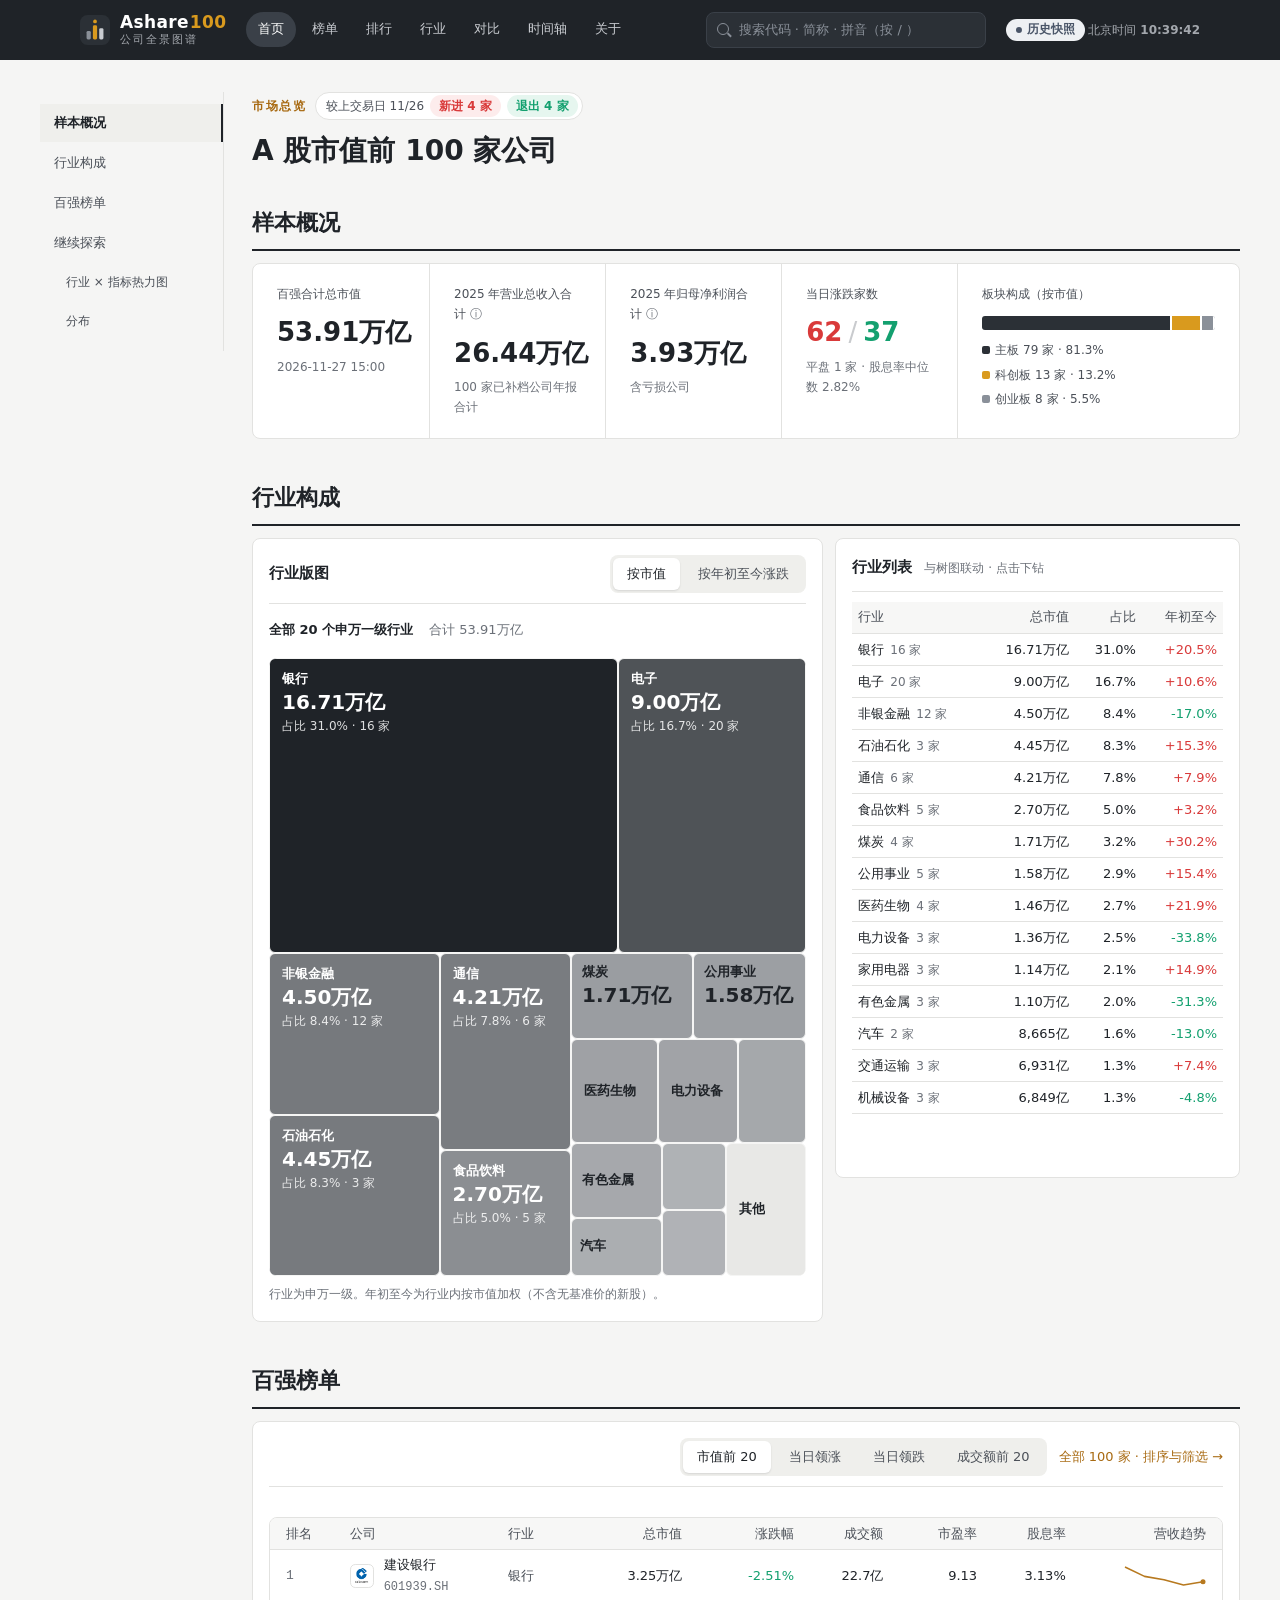
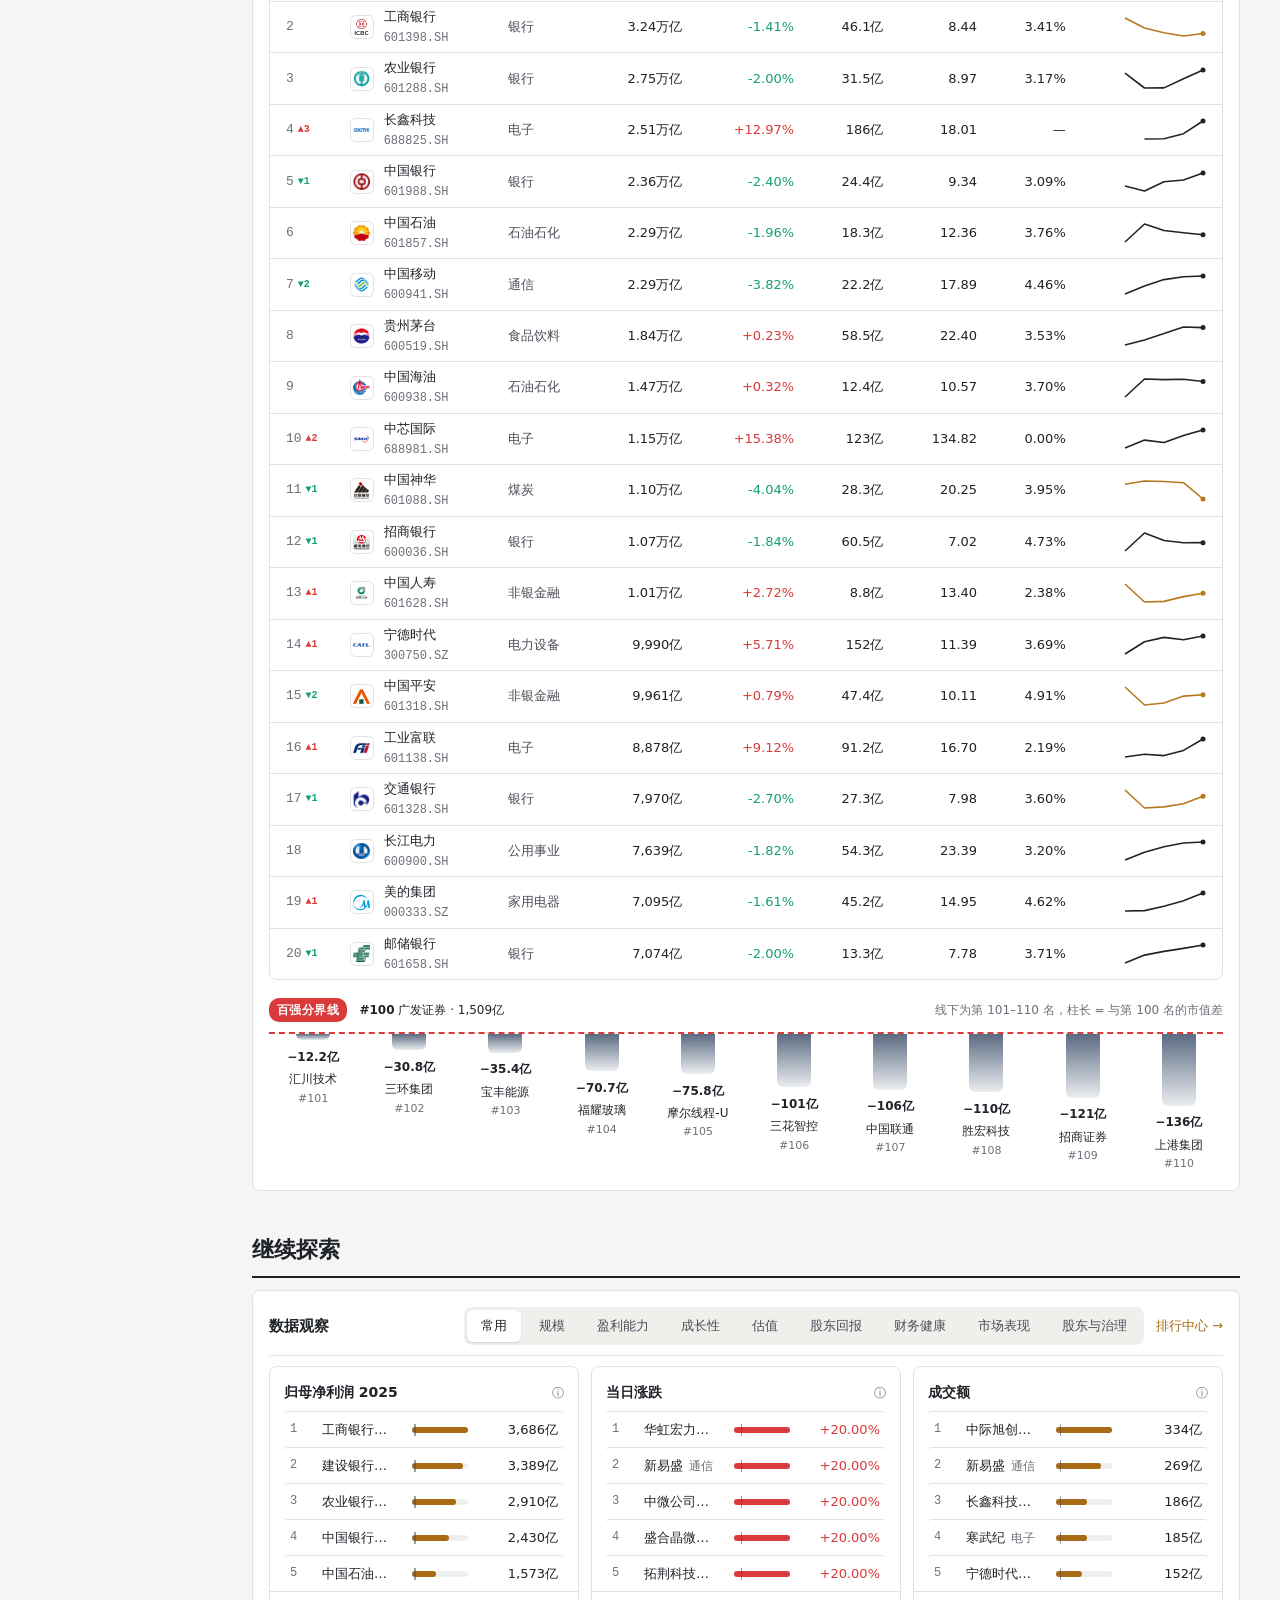
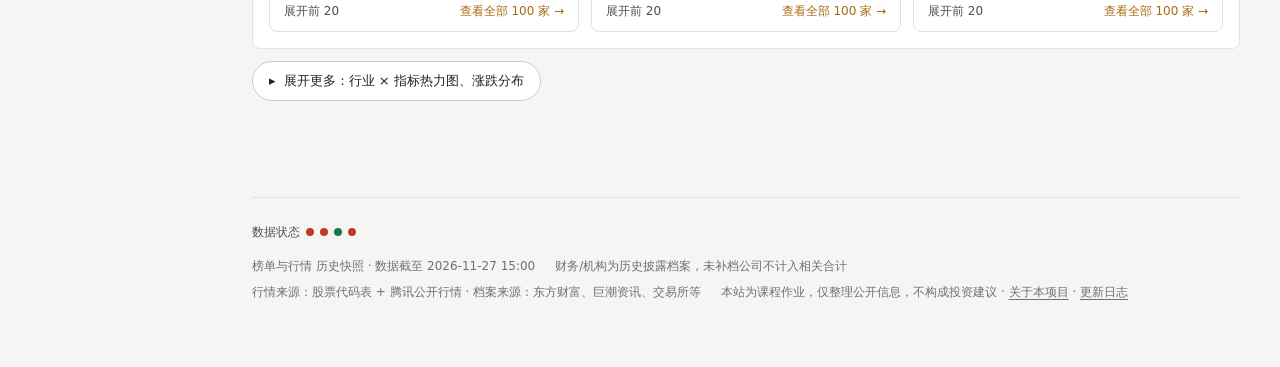
<file: ashare100/ashare100/web/index.html>
<!doctype html>
<html lang="zh-CN">
<head>
<meta charset="utf-8">
<meta name="viewport" content="width=device-width, initial-scale=1">
<title>Ashare100 · 公司全景图谱</title>
<link rel="icon" href="data:image/svg+xml,%3Csvg xmlns=%27http://www.w3.org/2000/svg%27 viewBox=%270 0 32 32%27%3E%3Crect width=%2732%27 height=%2732%27 rx=%278%27 fill=%27%232B3036%27/%3E%3Crect x=%277%27 y=%2717%27 width=%274.5%27 height=%279%27 rx=%271.5%27 fill=%27%238A9099%27/%3E%3Crect x=%2713.75%27 y=%2711%27 width=%274.5%27 height=%2715%27 rx=%271.5%27 fill=%27%23D99A1E%27/%3E%3Crect x=%2720.5%27 y=%2714%27 width=%274.5%27 height=%2712%27 rx=%271.5%27 fill=%27%23C9CCD1%27/%3E%3Ccircle cx=%2716%27 cy=%276.8%27 r=%272%27 fill=%27%23D99A1E%27/%3E%3C/svg%3E">
<link rel="stylesheet" href="style.css?v=20261030l">
</head>
<body>
<div id="app"></div>
<script src="data.js?v=20261026g"></script>
<script src="extra.js?v=20261026g"></script>
<script src="logos.js?v=20261107a"></script>
<script src="live-data.js?v=20261030l"></script>
<script src="changelog.js?v=20261107c"></script>
<script src="app.js?v=20261030l"></script>
</body>
</html>
</file>
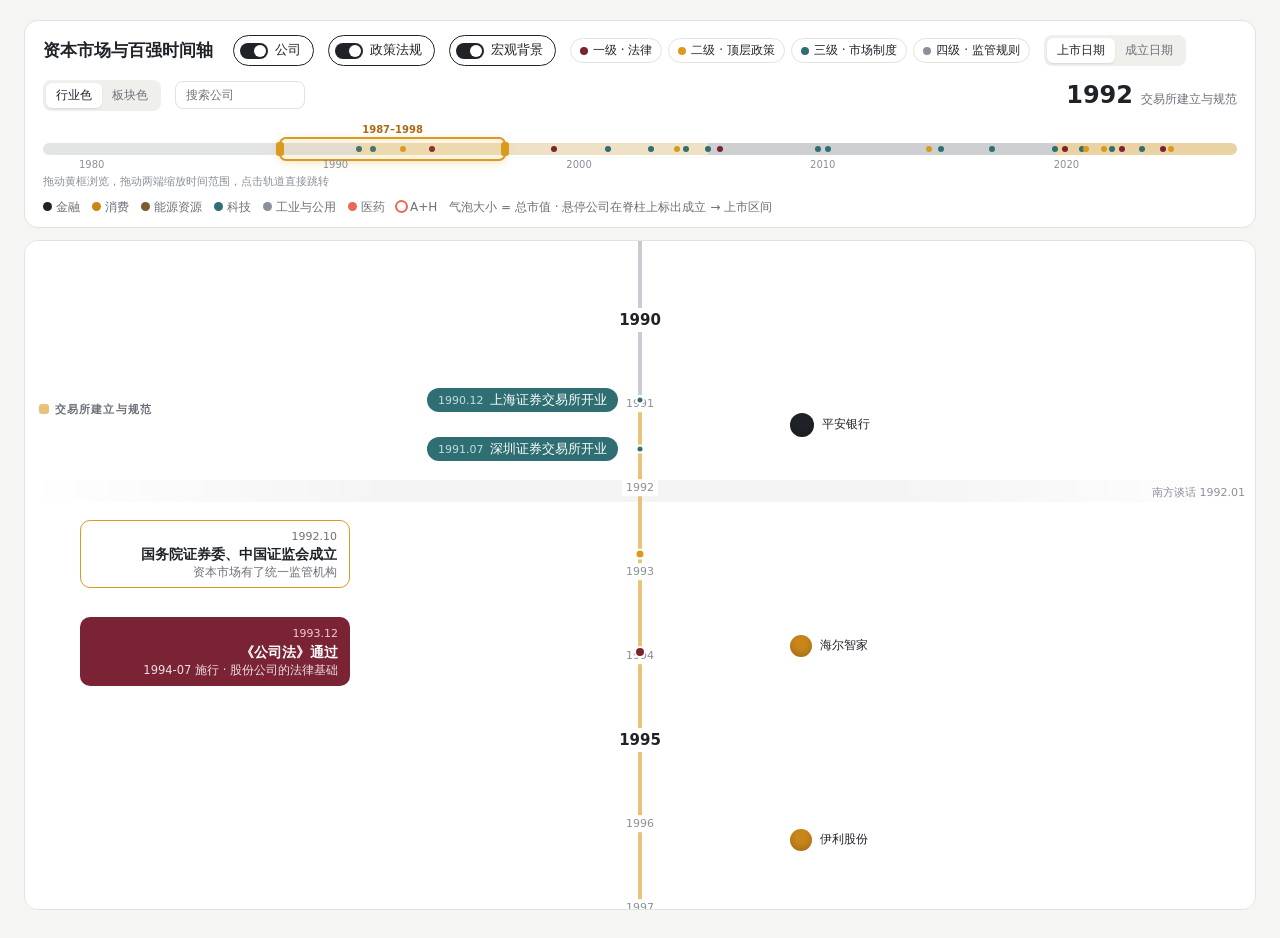
<file: ashare100/ashare100/web/timeline.html>
<!doctype html>
<html lang="zh-CN"><head><meta charset="utf-8"><meta name="viewport" content="width=device-width,initial-scale=1">
<title>时间轴 · Ashare100</title>
<style>
:root{--paper:#F5F5F4;--surface:#fff;--ink:#1F2328;--muted:#6B7078;--faint:#8A9099;--border:#E2E2E0;--amber:#D99A1E;
  --l1:#7A2335;--l2:#D99A1E;--l3:#2F6F73;--l4:#6B7078;--ease:cubic-bezier(.2,.8,.2,1);--pop:cubic-bezier(.2,.9,.3,1.3)}
*{box-sizing:border-box}
body{margin:0;background:var(--paper);color:var(--ink);font:14px/1.6 "PingFang SC","Microsoft YaHei",system-ui,sans-serif}
.wrap{max-width:1320px;margin:0 auto;padding:20px 24px 28px}
/* 嵌入正式网页（iframe）时：去掉外边距，框高按 iframe 高度计算 */
.embed body,.embed{background:var(--paper)}
.embed .wrap{padding:16px 24px 16px}
.embed .frame{height:calc(100vh - 254px)}
.embed body{overflow:hidden}
/* 控制面板（白色卡片） */
.panel{background:var(--surface);border:1px solid var(--border);border-radius:14px}
.head{padding:14px 18px 10px}
.row{display:flex;flex-wrap:wrap;align-items:center;gap:10px 14px}
.ttl{font-size:17px;font-weight:800;margin-right:6px}
.tog{display:inline-flex;align-items:center;gap:7px;padding:4px 12px 4px 6px;border-radius:99px;border:1px solid var(--border);cursor:pointer;font-size:13px;user-select:none;transition:border-color .2s}
.tog i{width:28px;height:16px;border-radius:8px;background:#D6D8DB;position:relative;transition:background .25s}
.tog i::after{content:'';position:absolute;left:2px;top:2px;width:12px;height:12px;border-radius:50%;background:#fff;transition:transform .25s var(--ease)}
.tog.on{border-color:#1F2328}.tog.on i{background:#1F2328}.tog.on i::after{transform:translateX(12px)}
.grades{display:inline-flex;gap:6px;align-items:center;transition:opacity .3s}
.grades.off{opacity:.3;pointer-events:none}
.gchip{display:inline-flex;align-items:center;gap:5px;padding:2px 9px;border-radius:99px;border:1px solid var(--border);cursor:pointer;font-size:12px}
.gchip b{width:8px;height:8px;border-radius:50%;background:var(--c)}
.gchip.off{opacity:.35}
.seg{display:inline-flex;background:#EFEFEC;border-radius:8px;padding:3px}
.seg button{border:0;background:none;padding:3px 10px;border-radius:6px;font:inherit;font-size:12px;color:var(--muted);cursor:pointer}
.seg button.on{background:#fff;color:var(--ink);box-shadow:0 1px 2px rgba(0,0,0,.1)}
.row input{height:28px;border:1px solid var(--border);border-radius:8px;padding:0 10px;font:inherit;font-size:12px;width:130px}
.now{margin-left:auto;display:flex;align-items:baseline;gap:8px}
.now b{font-size:24px;font-weight:800;font-variant-numeric:tabular-nums}.now span{font-size:12px;color:var(--muted)}
/* 全景导航条：细轨道 + 可拖动 / 可缩放的视窗 */
.nav{position:relative;margin-top:12px;height:44px;user-select:none}
.nav .rail{position:absolute;left:0;right:0;top:16px;height:12px;border-radius:6px;background:#F0F0EE;overflow:hidden;cursor:pointer}
.nav .era{position:absolute;top:0;bottom:0;opacity:.35}
.nav .tick{position:absolute;top:3px;width:6px;height:6px;margin-left:-3px;border-radius:50%;pointer-events:none}
.nav .yl{position:absolute;top:30px;font-size:10px;color:var(--faint);transform:translateX(-50%);pointer-events:none}
.nav .win{position:absolute;top:10px;height:24px;border-radius:7px;border:2px solid var(--amber);background:rgba(217,154,30,.12);cursor:grab;box-shadow:0 2px 8px rgba(217,154,30,.25);touch-action:none}
.nav .win:active{cursor:grabbing}
.nav .win .h{position:absolute;top:3px;bottom:3px;width:8px;border-radius:3px;background:var(--amber);cursor:ew-resize}
.nav .win .h.l{left:-5px}.nav .win .h.r{right:-5px}
.nav .win .lab{position:absolute;top:-17px;left:50%;transform:translateX(-50%);font-size:10px;font-weight:700;color:#A86A12;white-space:nowrap;pointer-events:none}
.hint{font-size:11px;color:var(--faint);margin-top:2px}
/* 时间轴框：框内滚动，内容不再溢出到页面 */
.frame{position:relative;margin-top:12px;height:calc(100vh - 230px);min-height:420px;overflow-y:auto;overflow-x:hidden;scrollbar-width:thin}
.tl{position:relative}
.ov{position:absolute;inset:0;pointer-events:none}
.spine{position:absolute;width:4px;border-radius:2px;transform-origin:top;transform:scaleY(0);transition:transform 1s var(--ease)}
.loaded .spine{transform:scaleY(1)}
.yt{position:absolute;transform:translate(-50%,-50%);font-size:11px;color:var(--faint);background:#fff;padding:0 4px;font-variant-numeric:tabular-nums}
.yt.big{font-size:15px;font-weight:800;color:var(--ink)}
.eralab{position:absolute;left:14px;font-size:11px;font-weight:700;letter-spacing:.1em;color:var(--muted)}
.eralab::before{content:'';display:inline-block;width:10px;height:10px;border-radius:3px;background:var(--c);margin-right:6px;vertical-align:-1px}
.lanehead{position:absolute;top:10px;font-size:11px;letter-spacing:.16em;color:var(--faint);font-weight:700}
/* 宏观背景（不做气泡，可关闭） */
.macro{position:absolute;left:0;right:0;background:rgba(31,35,40,.035);transition:opacity .4s}
.macro span{position:absolute;right:10px;top:4px;font-size:11px;color:var(--faint)}
.macro.pt{height:22px;margin-top:-11px;background:linear-gradient(90deg,transparent,rgba(31,35,40,.05) 30%,rgba(31,35,40,.05) 70%,transparent)}
.macro-off .macro{opacity:0}
/* 入场：从脊柱方向生长 */
.it{position:absolute;opacity:0;transition:opacity .45s var(--ease) var(--d,0ms),transform .55s var(--pop) var(--d,0ms),top .5s var(--ease),left .5s var(--ease)}
.it.in{opacity:1;transform:none}
.pol-off .pol,.pol.gone{opacity:0!important;transform:translateX(24px) scale(.88)!important;pointer-events:none}
.com-off .bub{opacity:0!important;transform:translateX(-30px) scale(.3)!important;pointer-events:none}
/* 政策卡片：外道 = 一、二级；内道 = 三、四级 */
.pol{transform:translateX(24px) scale(.88);transform-origin:right center;text-align:right}
.pol .dt{font-size:11px;color:var(--muted);font-variant-numeric:tabular-nums}
.pol.g1{width:270px;padding:8px 12px;border-radius:10px;background:var(--l1);color:#fff}
.pol.g1 .dt{color:#F1CBD2}.pol.g1 .t{font-size:14px;font-weight:700;line-height:1.35}.pol.g1 .m{font-size:11.5px;opacity:.85;line-height:1.4}
.pol.g2{width:270px;padding:7px 12px;border-radius:10px;background:#fff;border:1.5px solid var(--l2)}
.pol.g2 .t{font-size:13.5px;font-weight:700;line-height:1.35}.pol.g2 .m{font-size:11.5px;color:var(--muted);line-height:1.4}
.pol.g3{padding:2px 11px;border-radius:99px;background:var(--l3);color:#fff;font-size:12.5px;white-space:nowrap}
.pol.g3 .dt{color:#BFE0E1;margin-right:6px}
.pol.g4{padding:1px 8px;border-radius:6px;font-size:12px;color:#4B5058;white-space:nowrap;background:#F4F4F2}
.pol.g4 .dt{margin-right:6px}
.pol:hover{z-index:5;box-shadow:0 6px 16px rgba(0,0,0,.15)}
.compact .pol .m{display:none}.compact .pol.g4{display:none}
.pol.hl{outline:3px solid var(--amber);outline-offset:2px}
.sdot{position:absolute;border-radius:50%;border:2px solid #fff;transform:translate(-50%,-50%);transition:transform .2s,opacity .3s}
.sdot.on{transform:translate(-50%,-50%) scale(1.8)}
.pol-off .sdot{opacity:0}
.guide{stroke:var(--amber);stroke-width:1.5;fill:none}
/* 公司气泡 */
.bub{display:flex;align-items:center;gap:6px;transform:translateX(-30px) scale(.3);cursor:pointer;white-space:nowrap}
.bub .c{flex:none;border-radius:50%;background:var(--c);box-shadow:inset 0 -3px 6px rgba(0,0,0,.18);display:flex;align-items:center;justify-content:center;color:#fff;font-size:10px;font-weight:700;transition:transform .25s var(--pop)}
.bub.ah .c{box-shadow:0 0 0 2px #fff,0 0 0 3.5px #E86A54,inset 0 -3px 6px rgba(0,0,0,.18)}
.bub .n{font-size:12px;padding:0 2px;border-radius:4px;background:rgba(255,255,255,.85)}
.bub:hover{z-index:6}.bub:hover .c{transform:scale(1.2)}.bub:hover .n{background:#1F2328;color:#fff}
.dimc .bub:not(.hl){opacity:.12!important}
.bub.hl .c{box-shadow:0 0 0 3px var(--amber)}
/* 悬停公司：在脊柱上标出“成立 → 上市”区间 */
.span{position:absolute;width:8px;margin-left:-4px;border-radius:4px;background:var(--amber);opacity:0;transition:opacity .2s}
.span.on{opacity:.9}
.spanlab{position:absolute;font-size:11px;font-weight:700;color:#A86A12;background:#fff;padding:0 6px;border-radius:4px;border:1px solid #F1D49B;white-space:nowrap;opacity:0;transform:translateY(-50%);transition:opacity .2s}
.spanlab.on{opacity:1}
.card{position:fixed;z-index:40;pointer-events:none;width:260px;background:#1F2328;color:#fff;border-radius:12px;padding:11px 13px;font-size:12px;opacity:0;transition:opacity .15s;box-shadow:0 16px 36px rgba(0,0,0,.3)}
.card.on{opacity:1}
.card b{font-size:15px}.card .r{display:flex;justify-content:space-between;gap:12px;margin-top:2px}.card .r span:first-child{color:#A3A7AD}
.card .reg{margin-top:7px;padding-top:7px;border-top:1px solid #3A4048;color:#E9C27A}
.legend{display:flex;flex-wrap:wrap;gap:12px;font-size:12px;color:var(--muted);margin-top:8px}
.legend i{display:inline-block;width:9px;height:9px;border-radius:50%;margin-right:4px}
@media (prefers-reduced-motion:reduce){*{transition:none!important}}
</style></head><body>
<div class="wrap">
 <div class="panel head">
  <div class="row">
   <span class="ttl">资本市场与百强时间轴</span>
   <span class="tog on" data-l="com"><i></i>公司</span>
   <span class="tog on" data-l="pol"><i></i>政策法规</span>
   <span class="tog on" data-l="mac"><i></i>宏观背景</span>
   <span class="grades" id="grades"></span>
   <span class="seg" id="ev"><button data-v="list" class="on">上市日期</button><button data-v="found">成立日期</button></span>
   <span class="seg" id="colorby"><button data-v="ind" class="on">行业色</button><button data-v="board">板块色</button></span>
   <input id="q" placeholder="搜索公司">
   <span class="now"><b id="nowY">1990</b><span id="nowE"></span></span>
  </div>
  <div class="nav" id="nav"><div class="rail" id="rail"></div><div class="win" id="win"><span class="lab" id="winlab"></span><i class="h l" data-h="l"></i><i class="h r" data-h="r"></i></div></div>
  <div class="hint">拖动黄框浏览，拖动两端缩放时间范围，点击轨道直接跳转</div>
  <div class="legend" id="legend"></div>
 </div>
 <div class="panel frame" id="frame"><div class="tl" id="tl"></div></div>
</div>
<div class="card" id="card"></div>
<script src="data.js"></script>
<script src="extra.js"></script>
<script>
if(window.top!==window)document.documentElement.classList.add('embed');
if(window.parent!==window && window.parent.__DATA__)window.__DATA__=window.parent.__DATA__;
const C=window.__DATA__.companies, EX=window.__EXTRA__||{};
const Y0=1978,Y1=2027,PRE=1990;
let PX=84;
const yr=d=>d?+d.slice(0,4)+(+d.slice(5,7)-1)/12+((+d.slice(8,10)||1)-1)/365:null;
const dstr=d=>d?d.slice(0,10).replace(/-/g,'.'):'—';
const money=v=>v>=1e12?(v/1e12).toFixed(2)+'万亿':(v/1e8).toFixed(0)+'亿';
const POL=[
 ['1990-12',3,'上海证券交易所开业','新中国第一家证券交易所'],['1991-07',3,'深圳证券交易所开业','沪深两市格局形成'],
 ['1992-10',2,'国务院证券委、中国证监会成立','资本市场有了统一监管机构'],['1993-12',1,'《公司法》通过','1994-07 施行 · 股份公司的法律基础'],
 ['1998-12',1,'《证券法》通过','1999-07 施行 · 证券市场基本法'],['2001-03',3,'股票发行核准制实施','审批制转向核准制','approve'],
 ['2001-08',4,'独立董事制度指导意见',''],['2002-01',4,'《上市公司治理准则》',''],
 ['2002-12',3,'QFII 制度推出','境外机构可投资 A 股'],['2004-01',2,'国九条','推进资本市场改革开放和稳定发展'],
 ['2004-05',3,'中小企业板设立','中小企业上市通道','sme'],['2005-04',3,'股权分置改革启动','A 股走向全流通'],
 ['2005-10',1,'《公司法》《证券法》修订','2006-01 施行 · 适应股改后的市场'],['2007-01',4,'《上市公司信息披露管理办法》',''],
 ['2009-10',3,'创业板开板','成长型企业上市通道','gem'],['2010-03',3,'融资融券试点','引入双向交易'],
 ['2013-11',4,'现金分红监管指引',''],['2014-05',2,'新国九条','促进资本市场健康发展、多层次资本市场'],
 ['2014-11',3,'沪港通开通','互联互通'],['2016-12',3,'深港通开通','互联互通扩展到深市'],
 ['2018-09',4,'修订《上市公司治理准则》',''],['2019-07',3,'科创板开板 · 注册制试点','注册制改革起步','star'],
 ['2019-12',1,'新《证券法》通过','2020-03 施行 · 全面推行注册制的法律基础'],['2020-08',3,'创业板注册制','注册制扩展至创业板','gemreg'],
 ['2020-10',2,'提高上市公司质量的意见','国务院文件'],['2020-12',4,'沪深交易所退市新规',''],
 ['2021-07',2,'依法从严打击证券违法活动的意见','中办国办文件'],['2021-11',3,'北京证券交易所开市','服务创新型中小企业'],
 ['2022-04',1,'《期货和衍生品法》通过','2022-08 施行 · 衍生品市场基本法'],['2023-02',3,'全面实行注册制','注册制覆盖全市场','fullreg'],
 ['2023-08',4,'《上市公司独立董事管理办法》',''],['2023-12',1,'新《公司法》修订通过','2024-07 施行 · 治理结构全面修订'],
 ['2024-04',2,'新“国九条”','强监管、防风险、严退市、重分红'],['2024-05',4,'股东减持股份管理暂行办法','']
].map(([d,g,t,m,link],i)=>({i,d,y:yr(d+'-15'),g,t,m,link}));
const GRADE={1:['一级 · 法律','#7A2335'],2:['二级 · 顶层政策','#D99A1E'],3:['三级 · 市场制度','#2F6F73'],4:['四级 · 监管规则','#8A9099']};
const MACRO=[['1978-12',null,'改革开放'],['1992-01',null,'南方谈话'],['2001-12',null,'加入 WTO'],['2008-09','2009-06','全球金融危机'],['2015-06','2016-01','股市异常波动'],['2020-01','2022-12','新冠疫情']];
const ERAS=[[1978,1990.95,'起步期','#C9CCD1'],[1990.95,2005.3,'交易所建立与规范','#E9C27A'],[2005.3,2019.55,'股改与扩容','#8A9099'],[2019.55,2027,'注册制时代','#D99A1E']];
const GROUP={银行:'金融',非银金融:'金融',食品饮料:'消费',家用电器:'消费',汽车:'消费',农林牧渔:'消费',石油石化:'能源资源',煤炭:'能源资源',有色金属:'能源资源',基础化工:'能源资源',电子:'科技',计算机:'科技',通信:'科技',医药生物:'医药',电力设备:'工业与公用',机械设备:'工业与公用',国防军工:'工业与公用',交通运输:'工业与公用',建筑装饰:'工业与公用',公用事业:'工业与公用'};
const GCOL={金融:'#1F2328',消费:'#C9861A',能源资源:'#7A5C2E',科技:'#2F6F73',工业与公用:'#8A9099',医药:'#E86A54'};
const BCOL={主板:'#4B5058',创业板:'#C9861A',科创板:'#2F6F73'};
const HK=/香港联交所|联交所|香港交易所|H股/,HKA=/H股公告|港股公告|翌日披露|证券变动月报表|海外监管公告/;
const boardOf=k=>k.startsWith('688')?'star':/^30[01]/.test(k)?'gem':/^00[23].*SZ$/.test(k)?'sme':'main';
const COMS=Object.keys(C).map(k=>{const c=C[k],id=c.identity;return{k,name:id.name_abbr,ind:id.industry_sw1,grp:GROUP[id.industry_sw1]||'工业与公用',board:id.board,bk:boardOf(k),mv:c.market.total_mv||0,f:id.found_date||EX[k]?.found_date||id.list_date,l:id.list_date,ah:HK.test(id.profile||'')||(c.announcements?.items||[]).some(a=>HKA.test(a.title||'')),hay:(id.name_abbr+k+(id.pinyin_abbr||'')).toLowerCase()}}).filter(r=>r.f&&r.l);
const MAXMV=Math.max(...COMS.map(r=>r.mv)),TOP10=new Set([...COMS].sort((a,b)=>b.mv-a.mv).slice(0,10).map(r=>r.k));
function regime(r){const y=yr(r.l);if(r.bk==='star')return['科创板注册制','star'];if(r.bk==='gem'&&r.l>='2020-08-24')return['创业板注册制','gemreg'];if(r.l>='2023-02-17')return['全面注册制','fullreg'];if(y<2001.17)return['审批制（额度 / 指标管理）',null];return['核准制'+(y>=2004?'（保荐制）':''),'approve']}
const LINKTEST={sme:r=>r.bk==='sme',gem:r=>r.bk==='gem',star:r=>r.bk==='star',gemreg:r=>regime(r)[1]==='gemreg',fullreg:r=>['fullreg','star','gemreg'].includes(regime(r)[1]),approve:r=>regime(r)[1]==='approve'};
const st={com:true,pol:true,mac:true,grades:new Set([1,2,3,4]),ev:'list',color:'ind',q:''};
const frame=document.getElementById('frame'),tl=document.getElementById('tl'),card=document.getElementById('card');
let W=0,SX=0,polEls=[],comEls=[],dots=[];
const TOP=44;
const COM_GAP=150;   // 公司区与脊柱之间的留白（放日期标签）
const MIN_PX=72;     // 每年最小像素高度：黄框可拉的最大年数 = 框高 / MIN_PX，保证公司不挤
// 1990 年前事件稀少，按 0.4 倍压缩
const Y=y=>TOP+(y<PRE?(y-Y0)*PX*.4:(PRE-Y0)*PX*.4+(y-PRE)*PX);
const Yinv=v=>{v-=TOP;const a=(PRE-Y0)*PX*.4;return v<a?Y0+v/(PX*.4):PRE+(v-a)/PX};
function build(keepYear){
  W=tl.clientWidth;SX=Math.round(W*.5);
  // 缩得很小时卡片只留标题，减少向下错开
  tl.classList.toggle('compact',PX<60);
  let h='';
  h+=MACRO.map(([a,b,n])=>b?`<div class="macro" style="top:${Y(yr(a+'-01'))}px;height:${Y(yr(b+'-28'))-Y(yr(a+'-01'))}px"><span>${n} ${a.slice(0,4)}–${b.slice(0,4)}</span></div>`:`<div class="macro pt" style="top:${Y(yr(a+'-15'))}px"><span>${n} ${a.replace('-','.')}</span></div>`).join('');
  h+=ERAS.map(([a,b,n,c])=>`<div class="spine" style="left:${SX-2}px;top:${Y(a)}px;height:${Y(Math.min(b,Y1))-Y(a)}px;background:${c}"></div><div class="eralab" style="top:${Y(a)+2}px;--c:${c}">${n}</div>`).join('');
  for(let y=1980;y<=2026;y++){if(y<PRE&&y%5)continue;h+=`<div class="yt${y%5?'':' big'}" style="left:${SX}px;top:${Y(y)}px">${y}</div>`}
  h+=`<div class="lanehead" style="right:${W-SX+30}px">制度演进</div><div class="lanehead" style="left:${SX+COM_GAP}px">公司进度</div>`;
  h+=POL.map(p=>`<div class="sdot" data-i="${p.i}" style="left:${SX}px;top:${Y(p.y)}px;width:${[0,12,11,9,7][p.g]}px;height:${[0,12,11,9,7][p.g]}px;background:${GRADE[p.g][1]}"></div>`).join('');
  h+=POL.map(p=>p.g<=2?`<div class="it pol g${p.g}" data-i="${p.i}"><div class="dt">${p.d.replace('-','.')}</div><div class="t">${p.t}</div>${p.m?`<div class="m">${p.m}</div>`:''}</div>`:`<div class="it pol g${p.g}" data-i="${p.i}"><span class="dt">${p.d.replace('-','.')}</span>${p.t}</div>`).join('');
  h+=COMS.map(r=>`<div class="it bub${r.ah?' ah':''}" data-k="${r.k}"><span class="c"></span><span class="n">${r.name}</span></div>`).join('');
  h+='<div class="span" id="span"></div><div class="spanlab" id="sl1"></div><div class="spanlab" id="sl2"></div><svg class="ov" id="ov"></svg>';
  tl.innerHTML=h;
  polEls=[...tl.querySelectorAll('.pol')];comEls=[...tl.querySelectorAll('.bub')];dots=[...tl.querySelectorAll('.sdot')];
  const hPol=layoutPol(),hCom=layoutCom();
  tl.style.height=Math.max(Y(Y1),hPol,hCom)+30+'px';
  tl.querySelector('#ov').setAttribute('width',W);tl.querySelector('#ov').setAttribute('height',tl.style.height);
  if(keepYear!=null)frame.scrollTop=Y(keepYear)-TOP;
  railBuild();reveal();onScroll();
}
/* 政策：两条道各自排布，互不挤压；不画常驻引线，脊柱上的彩色圆点即精确日期，悬停时才画连接线 */
function layoutPol(){
  const lanes={outer:-1e9,inner:-1e9};let maxB=0;
  POL.forEach((p,idx)=>{const el=polEls[idx],vis=st.grades.has(p.g);el.classList.toggle('gone',!vis);dots[idx].style.display=vis?'':'none';if(!vis)return;
    const lane=p.g<=2?'outer':'inner',hh=el.offsetHeight,w=el.offsetWidth,want=Y(p.y);
    const top=Math.max(want-hh/2,lanes[lane]+6);lanes[lane]=top+hh;maxB=Math.max(maxB,top+hh);
    const right=lane==='inner'?SX-22:SX-22-268;el.style.left=(right-w)+'px';el.style.top=top+'px';el.style.setProperty('--d',((idx%10)*35)+'ms');
    el.dataset.ex=right;el.dataset.ey=top+hh/2;el.dataset.want=want});
  return maxB;
}
/* 公司：纵向 = 精确日期，横向蜂群错落 */
function layoutCom(){
  const placed=[];let maxB=0;
  COMS.map((r,i)=>({r,i,y:Y(yr(st.ev==='list'?r.l:r.f))})).sort((a,b)=>a.y-b.y).forEach(({r,i,y},n)=>{
    const el=comEls[i],rad=Math.round(7+18*Math.sqrt(r.mv/MAXMV)),inside=TOP10.has(r.k),lw=inside?0:Math.max(r.name.length*12.5,el.querySelector('.n').offsetWidth)+10,col=st.color==='ind'?GCOL[r.grp]:(BCOL[r.board]||'#4B5058');
    const c=el.querySelector('.c');c.style.width=c.style.height=rad*2+'px';c.style.setProperty('--c',col);c.textContent=inside?r.name.slice(0,2):'';el.querySelector('.n').style.display=inside?'none':'';
    // 气泡离脊柱留出 COM_GAP，给悬停时的“成立 / 上市”日期标签让位；
    // 碰撞盒含 A+H 外环与悬停放大的余量；右侧放不下时向下微移再找，保证不重叠
    const pad=r.ah?6:4,x0=SX+COM_GAP;let x=x0,yy=y;
    const box=()=>({x0:x-pad,x1:x+rad*2+lw+pad,y0:yy-rad-pad,y1:yy+rad+pad});
    const hit=()=>{const b=box();return placed.some(p=>b.x0<p.x1&&b.x1>p.x0&&b.y0<p.y1&&b.y1>p.y0)};
    for(let g=0;g<2000&&hit();g++){x+=6;if(box().x1>W-10){x=x0;yy+=4}}
    placed.push(box());maxB=Math.max(maxB,yy+rad);el.style.left=x+'px';el.style.top=(yy-rad)+'px';el.style.setProperty('--d',((n%12)*30)+'ms')});
  filter();return maxB;
}
function filter(){const q=st.q.toLowerCase();tl.classList.toggle('dimc',!!q);comEls.forEach((el,i)=>el.classList.toggle('hl',!!q&&COMS[i].hay.includes(q)))}
function reveal(){const lim=frame.getBoundingClientRect().bottom-20;[...polEls,...comEls].forEach(el=>{if(!el.classList.contains('in')&&el.getBoundingClientRect().top<lim)el.classList.add('in')})}
/* ---------- 全景导航条 ---------- */
const rail=document.getElementById('rail'),win=document.getElementById('win'),nav=document.getElementById('nav');
const RX=y=>(y-Y0)/(Y1-Y0)*100;
function railBuild(){
  rail.innerHTML=ERAS.map(([a,b,n,c])=>`<div class="era" style="left:${RX(a)}%;width:${RX(Math.min(b,Y1))-RX(a)}%;background:${c}"></div>`).join('')
   +POL.filter(p=>st.grades.has(p.g)&&p.g<=3).map(p=>`<div class="tick" style="left:${RX(p.y)}%;background:${GRADE[p.g][1]}"></div>`).join('');
  nav.querySelectorAll('.yl').forEach(e=>e.remove());
  [1980,1990,2000,2010,2020].forEach(y=>nav.insertAdjacentHTML('beforeend',`<div class="yl" style="left:${RX(y)}%">${y}</div>`));
}
function onScroll(){
  const a=Yinv(frame.scrollTop),b=Yinv(frame.scrollTop+frame.clientHeight),mid=Math.max(1979,Math.min(2026,Math.floor(Yinv(frame.scrollTop+frame.clientHeight*.4))));
  win.style.left=RX(Math.max(Y0,a))+'%';win.style.width=Math.max(2,RX(Math.min(Y1,b))-RX(Math.max(Y0,a)))+'%';
  document.getElementById('winlab').textContent=`${Math.floor(Math.max(Y0,a))}–${Math.ceil(Math.min(2026,b))}`;
  document.getElementById('nowY').textContent=mid;document.getElementById('nowE').textContent=(ERAS.find(e=>mid>=Math.floor(e[0])&&mid<e[1])||ERAS[0])[2];
}
frame.addEventListener('scroll',()=>{onScroll();reveal()},{passive:true});
const yAtClient=x=>{const r=nav.getBoundingClientRect();return Y0+Math.max(0,Math.min(1,(x-r.left)/r.width))*(Y1-Y0)};
rail.addEventListener('click',e=>{const y=yAtClient(e.clientX),span=Yinv(frame.scrollTop+frame.clientHeight)-Yinv(frame.scrollTop);frame.scrollTo({top:Y(y-span/2)-TOP,behavior:'smooth'})});
// 拖动视窗 = 滚动；拖动两端 = 缩放（改变每年的像素高度）
let drag=null;
win.addEventListener('pointerdown',e=>{e.preventDefault();win.setPointerCapture(e.pointerId);const a=Yinv(frame.scrollTop),b=Yinv(frame.scrollTop+frame.clientHeight);drag={mode:e.target.dataset.h||'move',x0:e.clientX,a,b}});
win.addEventListener('pointermove',e=>{if(!drag)return;const r=nav.getBoundingClientRect(),dy=(e.clientX-drag.x0)/r.width*(Y1-Y0);
  if(drag.mode==='move'){frame.scrollTop=Y(drag.a+dy)-TOP}
  else{let a=drag.a,b=drag.b;if(drag.mode==='l')a=Math.min(b-3,drag.a+dy);else b=Math.max(a+3,drag.b+dy);
    win.style.left=RX(Math.max(Y0,a))+'%';win.style.width=RX(Math.min(Y1,b))-RX(Math.max(Y0,a))+'%';const maxSpan=frame.clientHeight/MIN_PX;if(b-a>maxSpan){if(drag.mode==='l')a=b-maxSpan;else b=a+maxSpan}
    win.style.left=RX(Math.max(Y0,a))+'%';win.style.width=RX(Math.min(Y1,b))-RX(Math.max(Y0,a))+'%';drag.pending={a,span:Math.max(3,b-a)}}});
win.addEventListener('pointerup',()=>{if(drag&&drag.pending){const{a,span}=drag.pending;PX=Math.max(MIN_PX,Math.min(260,frame.clientHeight/span));build(Math.max(Y0,a))}drag=null});
/* ---------- 悬停 ---------- */
const ov=()=>tl.querySelector('#ov');
tl.addEventListener('mouseover',e=>{
  const b=e.target.closest('.bub'),p=e.target.closest('.pol');
  if(b){const r=COMS[comEls.indexOf(b)],[rg,link]=regime(r),y1=Y(yr(r.f)),y2=Y(yr(r.l)),sp=tl.querySelector('#span'),l1=tl.querySelector('#sl1'),l2=tl.querySelector('#sl2');
    sp.style.left=SX+'px';sp.style.top=Math.min(y1,y2)+'px';sp.style.height=Math.abs(y2-y1)+'px';sp.classList.add('on');
    l1.textContent='成立 '+dstr(r.f);l1.style.left=(SX+10)+'px';l1.style.top=y1+'px';l2.textContent='上市 '+dstr(r.l);l2.style.left=(SX+10)+'px';l2.style.top=y2+'px';l1.classList.add('on');l2.classList.add('on');
    polEls.forEach(el=>el.classList.toggle('hl',!!link&&POL[+el.dataset.i].link===link));
    card.innerHTML=`<b>${r.name}</b> <span style="color:#A3A7AD">${r.k}</span><div class="r"><span>行业</span><span>${r.ind}</span></div><div class="r"><span>成立 → 上市</span><span>${dstr(r.f)} → ${dstr(r.l)}</span></div><div class="r"><span>间隔</span><span>${(yr(r.l)-yr(r.f)).toFixed(1)} 年</span></div><div class="r"><span>上市地</span><span>${r.k.endsWith('SH')?'上交所':'深交所'}${r.ah?' + 港股':''}</span></div><div class="r"><span>总市值</span><span>${money(r.mv)}</span></div><div class="reg">上市时发行制度：${rg}</div>`;show(e)}
  else if(p){const ev=POL[+p.dataset.i],ex=+p.dataset.ex,ey=+p.dataset.ey,want=+p.dataset.want;
    ov().innerHTML=`<path class="guide" d="M${ex} ${ey} L ${ex+8} ${ey} L ${SX-14} ${want} L ${SX-6} ${want}"/>`;dots[ev.i].classList.add('on');
    card.innerHTML=`<span style="color:#A3A7AD">${GRADE[ev.g][0]} · ${ev.d.replace('-','.')}</span><br><b>${ev.t}</b>${ev.m?`<div style="margin-top:3px;color:#D6D8DB">${ev.m}</div>`:''}${ev.link?'<div class="reg">右侧已高亮相关公司</div>':''}`;show(e);
    if(ev.link){tl.classList.add('dimc');comEls.forEach((el,i)=>el.classList.toggle('hl',LINKTEST[ev.link](COMS[i])))}}
});
tl.addEventListener('mouseout',e=>{if(e.target.closest('.bub,.pol')&&!e.relatedTarget?.closest?.('.bub,.pol')){card.classList.remove('on');tl.querySelectorAll('.span,.spanlab').forEach(x=>x.classList.remove('on'));ov().innerHTML='';dots.forEach(d=>d.classList.remove('on'));polEls.forEach(el=>el.classList.remove('hl'));filter()}});
tl.addEventListener('mousemove',e=>{if(card.classList.contains('on'))place(e)});
tl.addEventListener('click',e=>{const b=e.target.closest('.bub');if(!b)return;if(window.top!==window)window.top.location.hash='#/'+b.dataset.k;else location.href='index.html#/'+b.dataset.k});
function show(e){card.classList.add('on');place(e)}
function place(e){card.style.left=Math.min(e.clientX+18,innerWidth-280)+'px';card.style.top=Math.min(e.clientY+18,innerHeight-190)+'px'}
/* ---------- 控件 ---------- */
document.getElementById('grades').innerHTML=Object.entries(GRADE).map(([g,[n,c]])=>`<span class="gchip" data-g="${g}" style="--c:${c}"><b></b>${n}</span>`).join('');
document.getElementById('grades').onclick=e=>{const c=e.target.closest('.gchip');if(!c)return;const g=+c.dataset.g;st.grades.has(g)?st.grades.delete(g):st.grades.add(g);c.classList.toggle('off',!st.grades.has(g));layoutPol();railBuild()};
document.querySelectorAll('.tog').forEach(t=>t.onclick=()=>{const l=t.dataset.l;st[l]=!st[l];t.classList.toggle('on',st[l]);
  const list=l==='pol'?polEls:l==='com'?comEls:[];list.forEach((el,i)=>el.style.setProperty('--d',((i%12)*30)+'ms'));
  tl.classList.toggle(l==='pol'?'pol-off':l==='com'?'com-off':'macro-off',!st[l]);document.getElementById('grades').classList.toggle('off',!st.pol)});
const seg=(id,key,after)=>document.getElementById(id).onclick=e=>{const b=e.target.closest('button');if(!b)return;st[key]=b.dataset.v;document.querySelectorAll('#'+id+' button').forEach(x=>x.classList.toggle('on',x===b));after()};
seg('ev','ev',()=>{const h=layoutCom();tl.style.height=Math.max(Y(Y1),h)+30+'px'});seg('colorby','color',()=>{layoutCom();legend()});
document.getElementById('q').oninput=e=>{st.q=e.target.value.trim();filter()};
function legend(){document.getElementById('legend').innerHTML=(st.color==='ind'?Object.entries(GCOL):Object.entries(BCOL)).map(([n,c])=>`<span><i style="background:${c}"></i>${n}</span>`).join('')+'<span><i style="background:#fff;box-shadow:0 0 0 2px #E86A54"></i>A+H</span><span>气泡大小 = 总市值 · 悬停公司在脊柱上标出成立 → 上市区间</span>'}
legend();build(1989);
requestAnimationFrame(()=>tl.classList.add('loaded'));
let rt;addEventListener('resize',()=>{clearTimeout(rt);rt=setTimeout(()=>build(Yinv(frame.scrollTop)),200)});
const focus=(window.parent!==window&&parent.__TL_FOCUS__)||new URLSearchParams(location.search).get('c');
if(focus)setTimeout(()=>{const el=comEls.find(x=>x.dataset.k===focus);if(el){frame.scrollTop=el.offsetTop-frame.clientHeight/2;el.classList.add('hl')}},400);
</script>
</body></html>
</file>
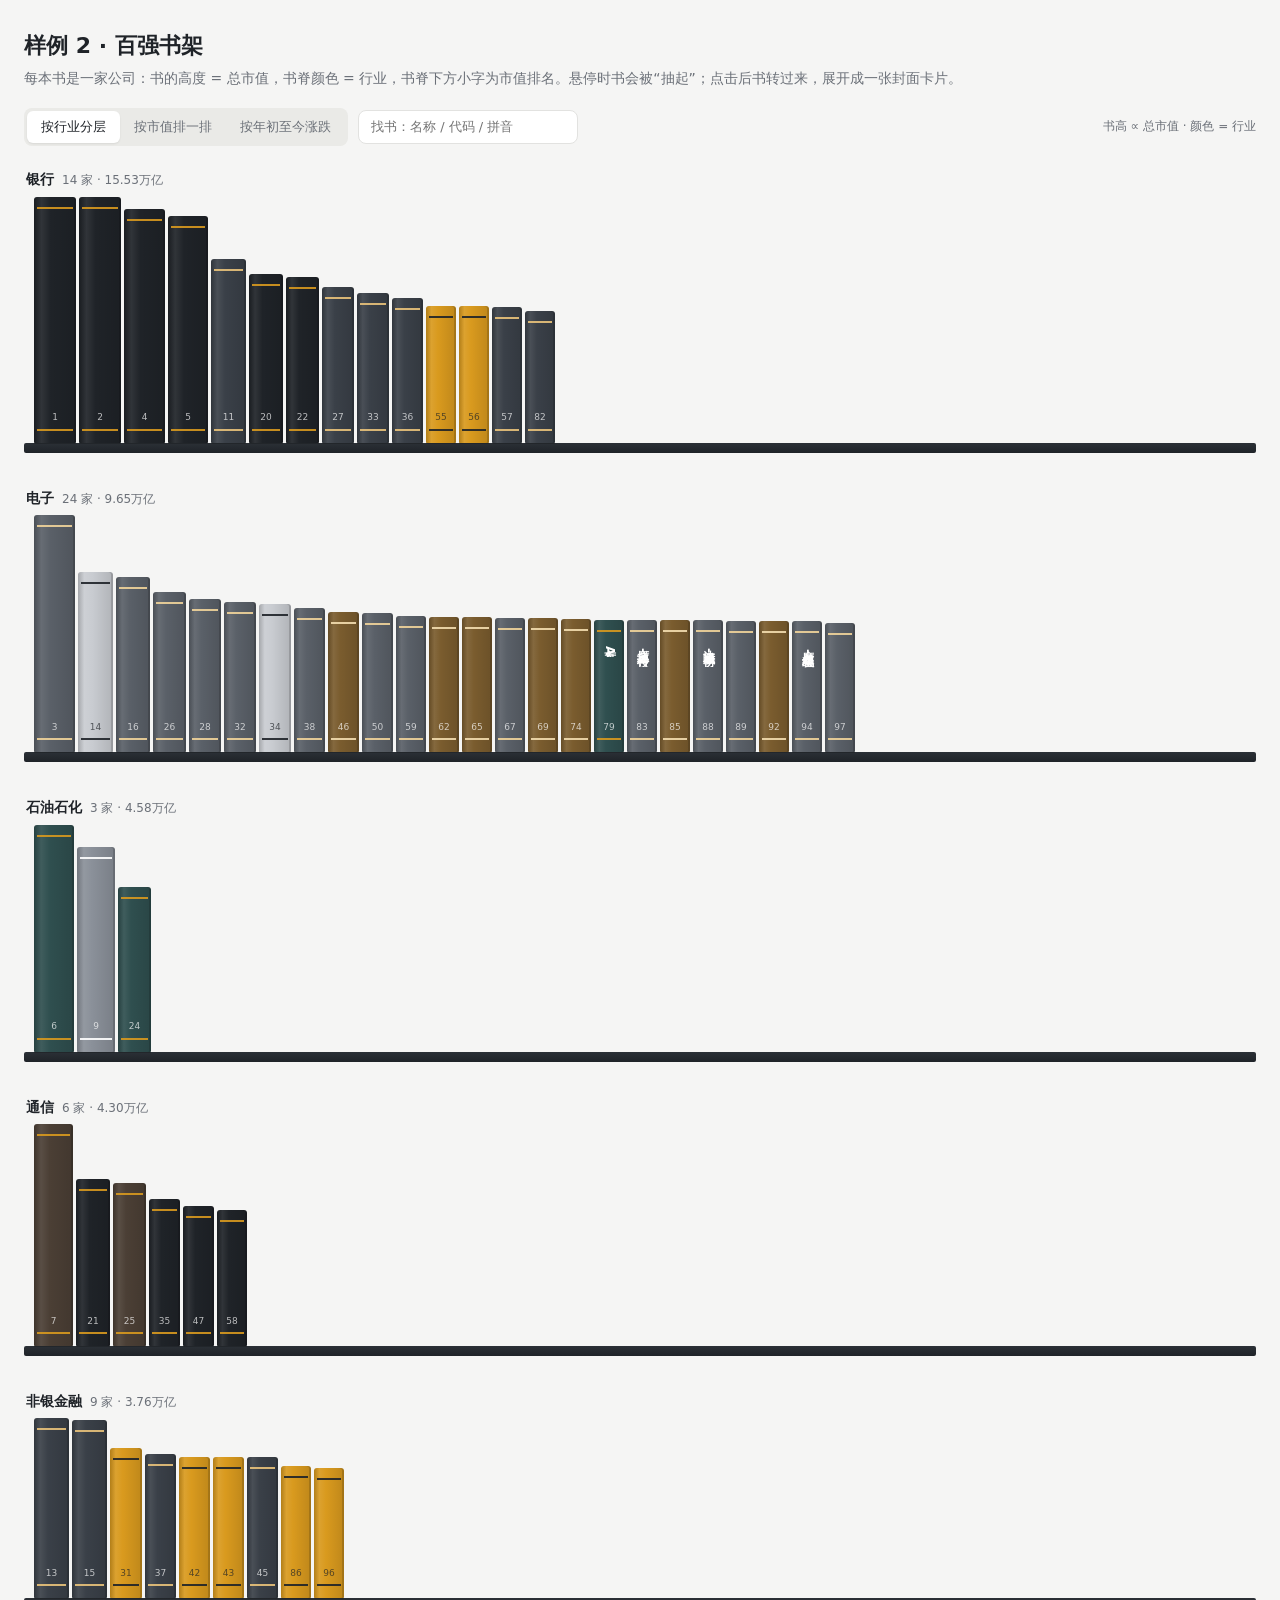
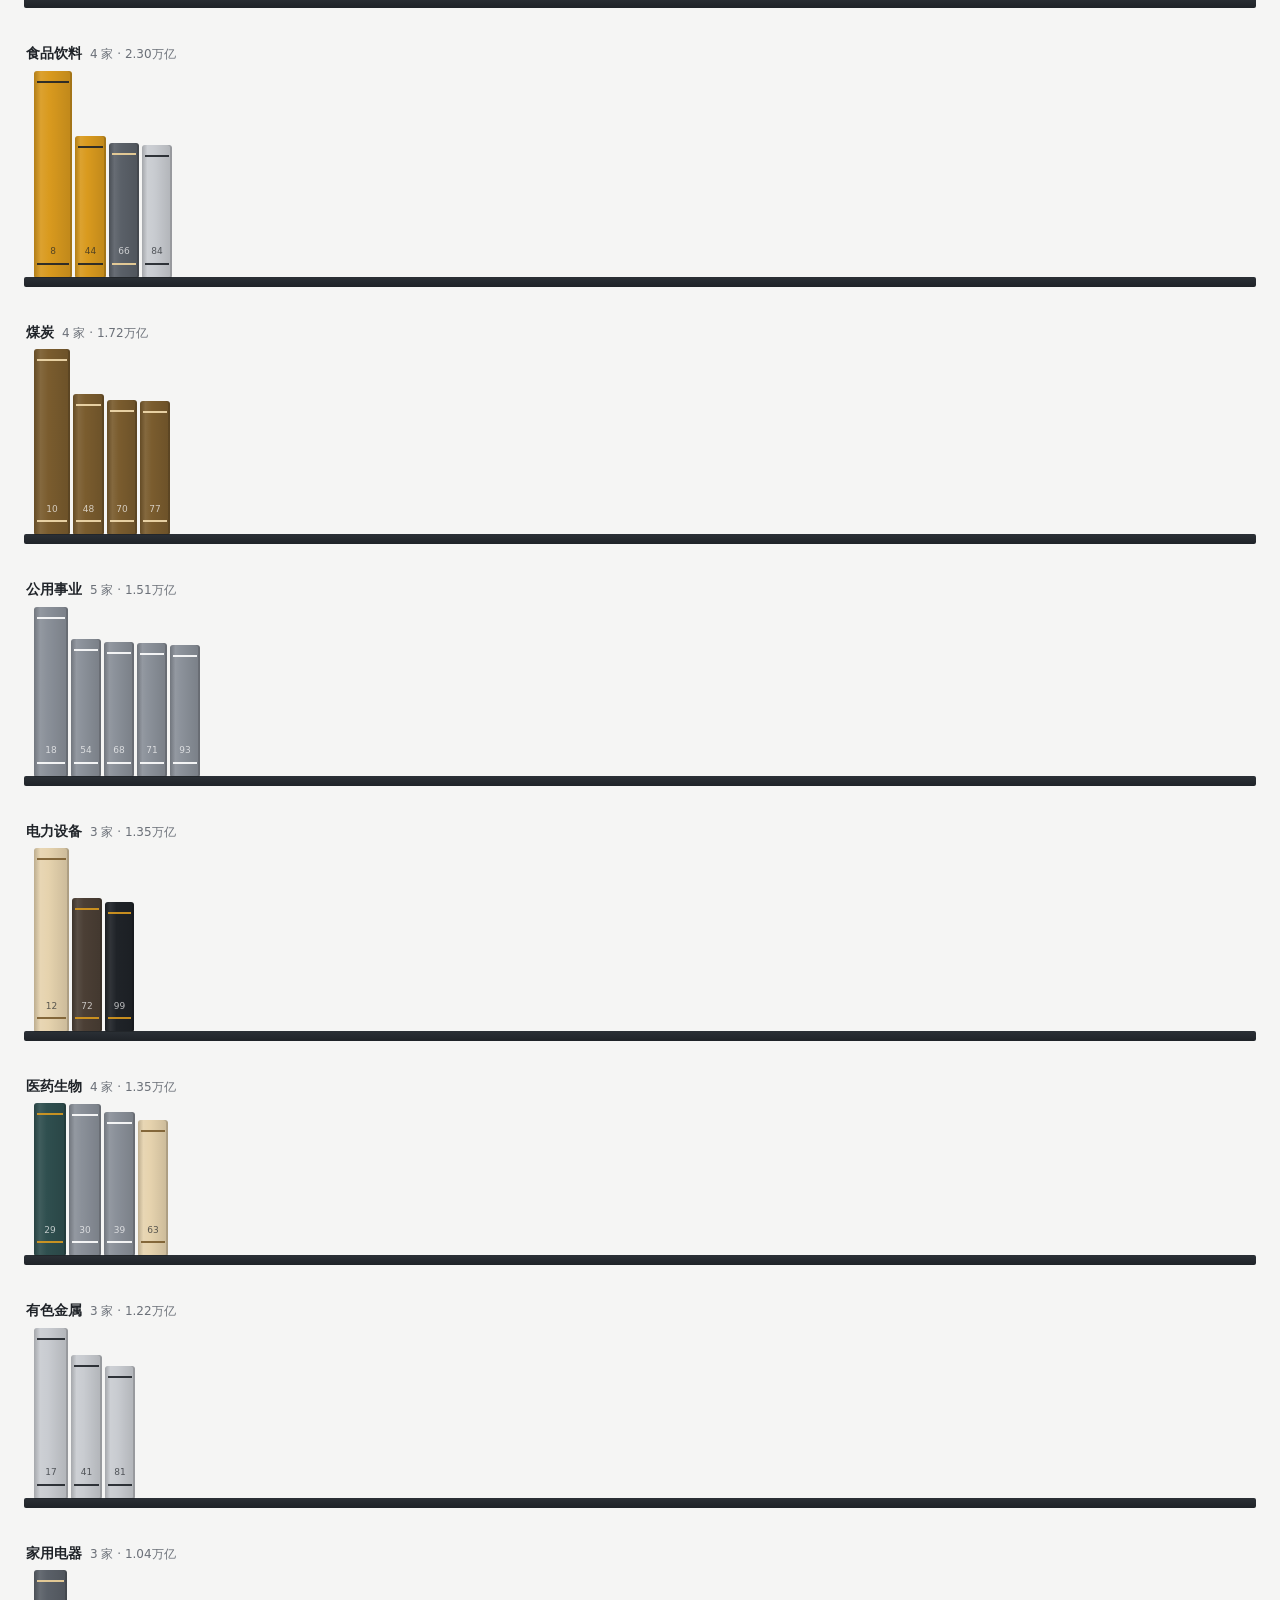
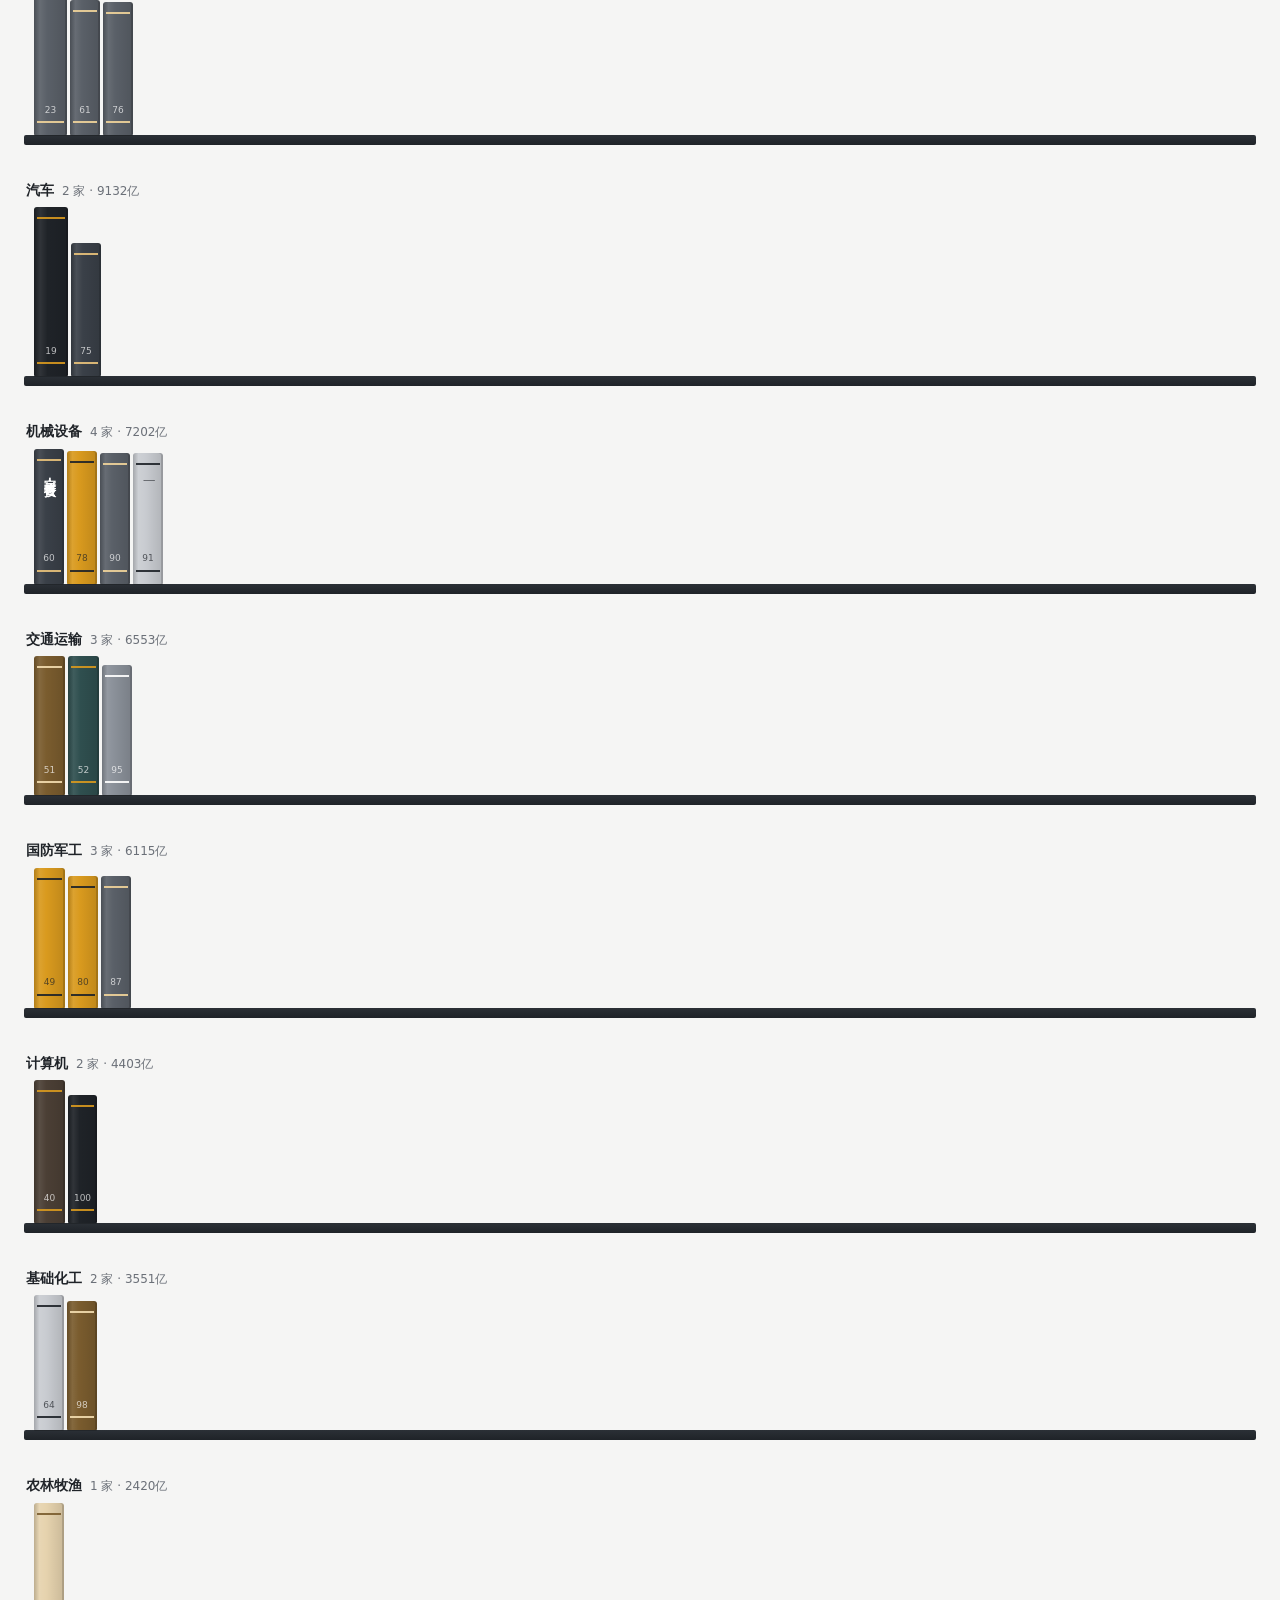
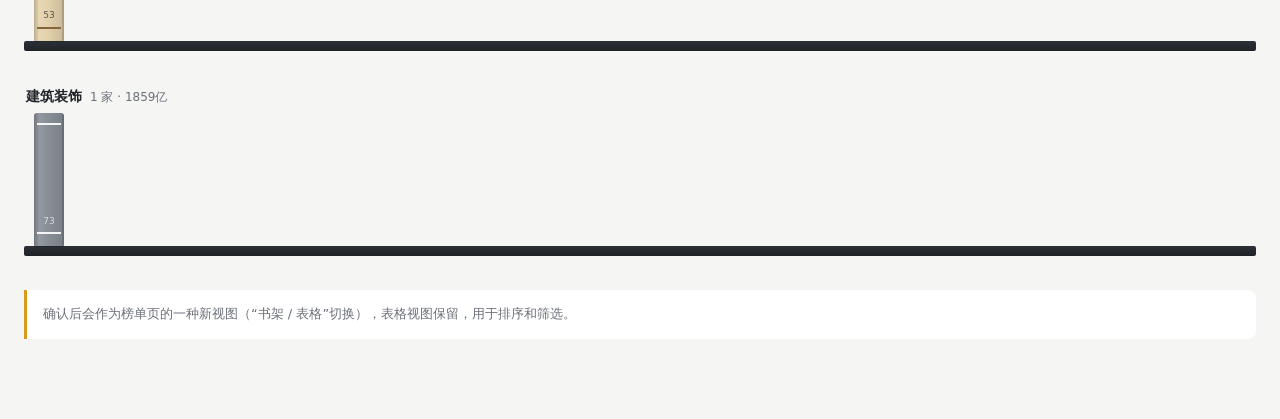
<file: ashare100/ashare100/web/samples/bookshelf.html>
<!doctype html>
<html lang="zh-CN"><head><meta charset="utf-8"><meta name="viewport" content="width=device-width,initial-scale=1">
<title>百强书架样例</title>
<style>
:root{--paper:#F5F5F4;--ink:#1F2328;--muted:#6B7078;--border:#E2E2E0;--amber:#D99A1E;--up:#D93A3A;--down:#13A06F}
*{box-sizing:border-box}
body{margin:0;background:var(--paper);color:var(--ink);font:14px/1.6 "PingFang SC","Microsoft YaHei",system-ui,sans-serif}
.wrap{max-width:1320px;margin:0 auto;padding:28px 24px 80px}
h1{margin:0 0 4px;font-size:22px}.lead{margin:0 0 18px;color:var(--muted)}
.ctl{display:flex;flex-wrap:wrap;gap:10px;align-items:center;margin-bottom:22px}
.seg{display:flex;background:#EAEAE7;border-radius:8px;padding:3px}
.seg button{border:0;background:none;padding:6px 14px;border-radius:6px;font:inherit;font-size:13px;color:var(--muted);cursor:pointer}
.seg button.on{background:#fff;color:var(--ink);box-shadow:0 1px 2px rgba(0,0,0,.08)}
.ctl input{height:34px;border:1px solid var(--border);border-radius:8px;padding:0 12px;font:inherit;font-size:13px;width:220px;background:#fff}
.legend{margin-left:auto;font-size:12px;color:var(--muted)}
/* 书架 */
.shelf{position:relative;margin-bottom:34px}
.shelf-label{display:flex;align-items:baseline;gap:8px;margin:0 0 6px 2px;font-size:13px}
.shelf-label b{font-size:14px}.shelf-label span{color:var(--muted);font-size:12px}
.books{display:flex;align-items:flex-end;gap:3px;min-height:60px;padding:0 10px;perspective:900px}
.plank{height:10px;border-radius:2px;background:linear-gradient(#2B3036,#1F2328);box-shadow:0 8px 14px -6px rgba(0,0,0,.35)}
.book{position:relative;flex:none;border-radius:3px 3px 1px 1px;cursor:pointer;transform-origin:bottom center;
  transition:transform .35s cubic-bezier(.2,.8,.2,1),box-shadow .35s,filter .3s;
  background:linear-gradient(90deg,rgba(0,0,0,.18),rgba(255,255,255,.08) 18%,transparent 40%,rgba(0,0,0,.12)),var(--c);
  box-shadow:inset -2px 0 0 rgba(0,0,0,.15),0 1px 0 rgba(0,0,0,.2)}
.book::before,.book::after{content:'';position:absolute;left:3px;right:3px;height:2px;background:var(--band);opacity:.9}
.book::before{top:10px}.book::after{bottom:12px}
.book .t{position:absolute;left:50%;top:20px;transform:translateX(-50%);writing-mode:vertical-rl;letter-spacing:2px;
  font-size:12px;font-weight:600;color:var(--tc);white-space:nowrap;overflow:hidden;max-height:calc(100% - 44px)}
.book .r{position:absolute;bottom:18px;left:0;right:0;text-align:center;font-size:9px;color:var(--tc);opacity:.7}
.book:hover{transform:translateY(-14px) rotateZ(-2deg);box-shadow:0 14px 22px -8px rgba(0,0,0,.4);z-index:3}
.book.dim{filter:grayscale(1) opacity(.25)}
.book.out{transform:translateY(-26px) rotateY(-28deg);z-index:4;box-shadow:12px 18px 26px -10px rgba(0,0,0,.45)}
/* 抽出后的封面卡 */
.cover{position:fixed;inset:0;z-index:20;display:flex;align-items:center;justify-content:center;background:rgba(31,35,40,.35);opacity:0;pointer-events:none;transition:opacity .3s}
.cover.on{opacity:1;pointer-events:auto}
.card{width:min(560px,92vw);display:grid;grid-template-columns:150px 1fr;background:#fff;border-radius:14px;overflow:hidden;box-shadow:0 30px 60px rgba(0,0,0,.3);
  transform:perspective(1000px) rotateY(-70deg) translateX(-80px);transform-origin:left center;transition:transform .55s cubic-bezier(.2,.8,.2,1)}
.cover.on .card{transform:none}
.card .spine{position:relative;background:linear-gradient(90deg,rgba(0,0,0,.2),transparent 30%),var(--c);color:var(--tc);padding:18px 14px;display:flex;flex-direction:column;justify-content:space-between}
.card .spine b{font-size:22px;writing-mode:vertical-rl;letter-spacing:4px}
.card .spine small{opacity:.75;font-size:12px}
.card .body{padding:20px 22px}
.card h2{margin:0;font-size:20px}.card .sub{color:var(--muted);font-size:13px;margin-bottom:12px}
.kv{display:grid;grid-template-columns:repeat(2,1fr);gap:10px 18px;margin-bottom:14px}
.kv small{display:block;color:var(--muted);font-size:12px}.kv b{font-size:17px}
.up{color:var(--up)}.dn{color:var(--down)}
.card p{font-size:13px;color:#4B5058;margin:0 0 14px;max-height:4.8em;overflow:hidden}
.card .go{display:inline-block;padding:7px 16px;border-radius:99px;background:var(--ink);color:#fff;text-decoration:none;font-size:13px}
.card .close{float:right;border:0;background:none;font-size:20px;color:var(--muted);cursor:pointer}
.note{margin-top:10px;padding:14px 16px;border-left:3px solid var(--amber);background:#fff;border-radius:0 8px 8px 0;color:var(--muted);font-size:13px}
</style></head><body>
<div class="wrap">
<h1>样例 2 · 百强书架</h1>
<p class="lead">每本书是一家公司：书的高度 = 总市值，书脊颜色 = 行业，书脊下方小字为市值排名。悬停时书会被“抽起”；点击后书转过来，展开成一张封面卡片。</p>
<div class="ctl">
  <div class="seg" id="seg"><button data-m="ind" class="on">按行业分层</button><button data-m="mv">按市值排一排</button><button data-m="ytd">按年初至今涨跌</button></div>
  <input id="q" placeholder="找书：名称 / 代码 / 拼音">
  <span class="legend">书高 ∝ 总市值 · 颜色 = 行业</span>
</div>
<div id="lib"></div>
<div class="note">确认后会作为榜单页的一种新视图（“书架 / 表格”切换），表格视图保留，用于排序和筛选。</div>
</div>
<div class="cover" id="cover"><div class="card" id="card"></div></div>
<script src="../data.js"></script>
<script>
const C=window.__DATA__.companies;
const money=v=>v==null?'—':v>=1e12?(v/1e12).toFixed(2)+'万亿':(v/1e8).toFixed(0)+'亿';
const sp=v=>v==null?'—':(v>0?'+':'')+v.toFixed(2)+'%';
const rows=Object.keys(C).map(k=>{const c=C[k],i=c.identity,m=c.market,a=(c.financials.annual||[])[4]||{};return{k,name:i.name_abbr,ind:i.industry_sw1,ind2:i.industry_sw2,hay:(i.name_abbr+k+(i.pinyin_abbr||'')+(i.aliases||[]).join('')).toLowerCase(),mv:m.total_mv||0,ytd:m.ytd_return,pe:m.pe_ttm,dy:m.dividend_yield,roe:a.roe,list:i.list_date,biz:i.business_summary,prof:i.profile}}).sort((a,b)=>b.mv-a.mv);
rows.forEach((r,i)=>r.rank=i+1);
// 书脊配色：石墨 / 琥珀 / 灰阶 / 若干低饱和色，按行业循环
const PAL=[['#1F2328','#D99A1E','#fff'],['#3A4048','#E9C27A','#fff'],['#D99A1E','#1F2328','#1F2328'],['#5A6068','#F1D49B','#fff'],['#C9CCD1','#1F2328','#1F2328'],['#7A5C2E','#F3DDB0','#fff'],['#2F4F4F','#D99A1E','#fff'],['#8A9099','#fff','#fff'],['#E6D3AE','#7A5C2E','#1F2328'],['#4B3F35','#D99A1E','#fff']];
const inds=[...new Set(rows.map(r=>r.ind))];
// 同一行业内按二级行业换色，书架上更有层次
const subs={};rows.forEach(r=>{(subs[r.ind]||=[]);if(!subs[r.ind].includes(r.ind2))subs[r.ind].push(r.ind2)});
const pal=(ind,ind2)=>PAL[(inds.indexOf(ind)*3+(ind2?subs[ind].indexOf(ind2):0))%PAL.length];
const maxMv=rows[0].mv;
const H=v=>Math.round(96+150*Math.sqrt(v/maxMv)), Wd=v=>Math.round(26+16*Math.sqrt(v/maxMv));
const book=r=>{const[c,band,tc]=pal(r.ind,r.ind2);return`<div class="book" data-k="${r.k}" title="${r.name} · ${money(r.mv)}" style="height:${H(r.mv)}px;width:${Wd(r.mv)}px;--c:${c};--band:${band};--tc:${tc}"><span class="t">${r.name}</span><span class="r">${r.rank}</span></div>`};
const lib=document.getElementById('lib');let mode='ind';
function render(){
  if(mode==='ind'){const g={};rows.forEach(r=>(g[r.ind]||=[]).push(r));
    lib.innerHTML=Object.entries(g).sort((a,b)=>b[1].reduce((s,r)=>s+r.mv,0)-a[1].reduce((s,r)=>s+r.mv,0)).map(([n,rs])=>`<div class="shelf"><div class="shelf-label"><b>${n}</b><span>${rs.length} 家 · ${money(rs.reduce((s,r)=>s+r.mv,0))}</span></div><div class="books">${rs.map(book).join('')}</div><div class="plank"></div></div>`).join('')}
  else{const list=mode==='mv'?rows:[...rows].sort((a,b)=>(b.ytd??-1e9)-(a.ytd??-1e9));const per=25,sh=[];for(let i=0;i<list.length;i+=per)sh.push(list.slice(i,i+per));
    lib.innerHTML=sh.map((rs,i)=>`<div class="shelf"><div class="shelf-label"><b>第 ${i*per+1}–${i*per+rs.length} 名</b><span>${mode==='mv'?'按总市值':'按年初至今涨跌'}</span></div><div class="books">${rs.map(book).join('')}</div><div class="plank"></div></div>`).join('')}
  filter()}
function filter(){const q=document.getElementById('q').value.trim().toLowerCase();lib.querySelectorAll('.book').forEach(b=>{const r=rows.find(x=>x.k===b.dataset.k);b.classList.toggle('dim',!!q&&!r.hay.includes(q))})}
document.getElementById('q').oninput=filter;
document.getElementById('seg').onclick=e=>{const b=e.target.closest('button');if(!b)return;mode=b.dataset.m;document.querySelectorAll('#seg button').forEach(x=>x.classList.toggle('on',x===b));render()};
const cover=document.getElementById('cover'),card=document.getElementById('card');let cur=null;
lib.onclick=e=>{const b=e.target.closest('.book');if(!b)return;cur=b;b.classList.add('out');const r=rows.find(x=>x.k===b.dataset.k),[c,,tc]=pal(r.ind,r.ind2);
  setTimeout(()=>{card.style.setProperty('--c',c);card.style.setProperty('--tc',tc);
  card.innerHTML=`<div class="spine"><b>${r.name}</b><small>No.${r.rank}<br>${r.ind}</small></div><div class="body"><button class="close" id="x">×</button><h2>${r.name}</h2><div class="sub">${r.k} · ${r.ind} / ${r.ind2} · ${r.list} 上市</div>
  <div class="kv"><div><small>总市值</small><b>${money(r.mv)}</b></div><div><small>年初至今</small><b class="${r.ytd>0?'up':'dn'}">${sp(r.ytd)}</b></div><div><small>市盈率 TTM</small><b>${r.pe?.toFixed(2)??'—'}</b></div><div><small>ROE 2025</small><b>${r.roe!=null?r.roe.toFixed(2)+'%':'—'}</b></div></div>
  <p>${r.biz||''}</p><a class="go" href="../index.html#/${r.k}">打开公司档案 →</a></div>`;cover.classList.add('on')},220)};
const close=()=>{cover.classList.remove('on');if(cur)cur.classList.remove('out')};
cover.onclick=e=>{if(e.target===cover||e.target.id==='x')close()};
addEventListener('keydown',e=>{if(e.key==='Escape')close()});
render();
</script></body></html>
</file>
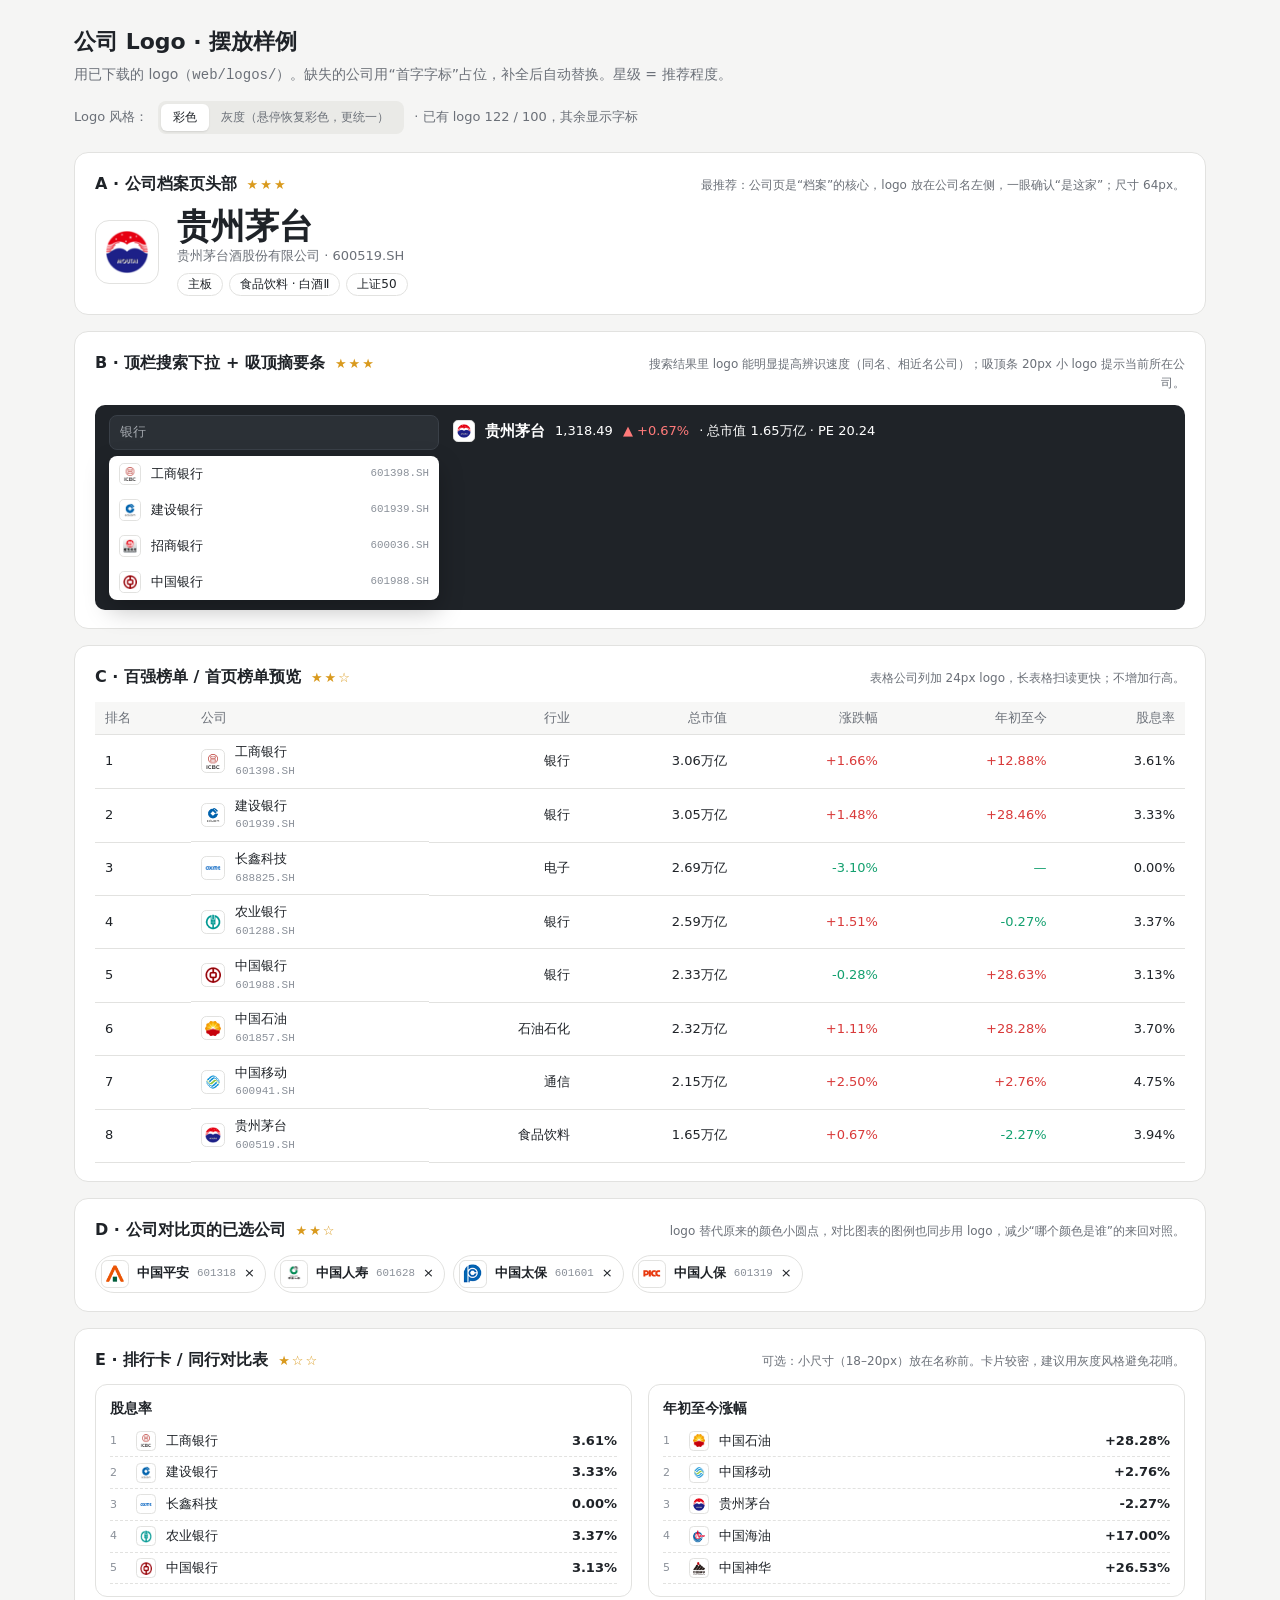
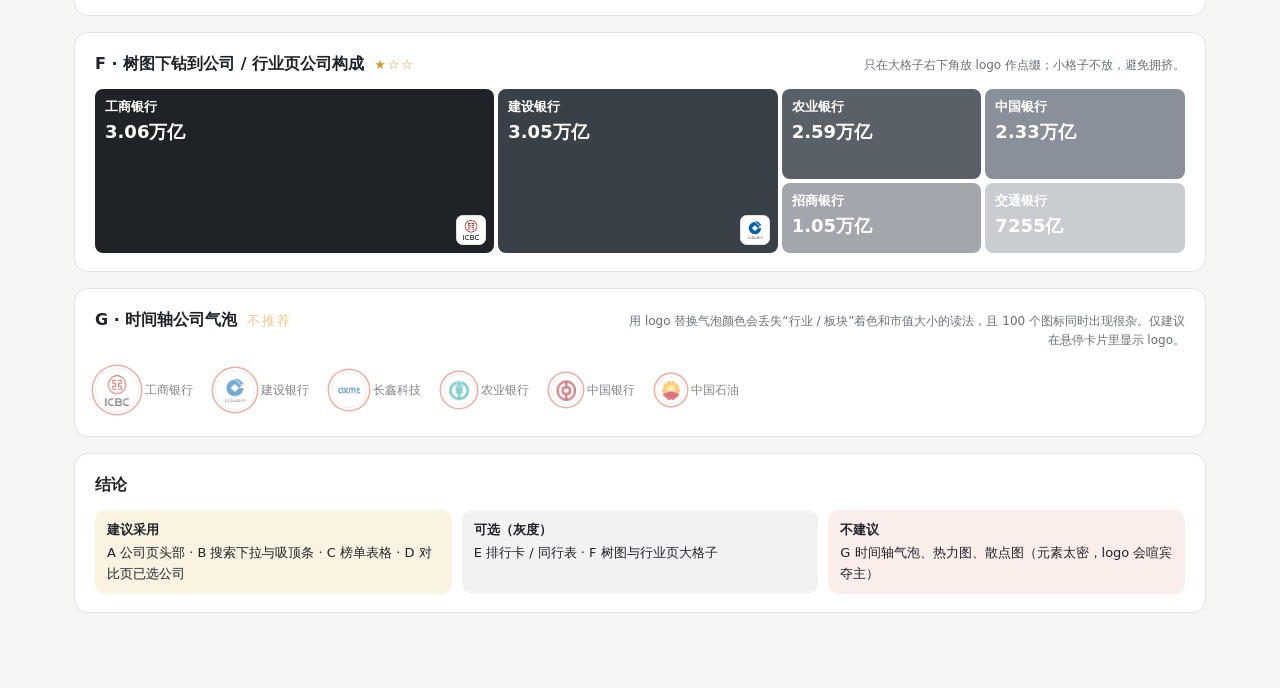
<file: ashare100/ashare100/web/samples/logo-placements.html>
<!doctype html>
<html lang="zh-CN"><head><meta charset="utf-8"><meta name="viewport" content="width=device-width,initial-scale=1">
<title>Logo 摆放样例</title>
<style>
:root{--paper:#F5F5F4;--ink:#1F2328;--muted:#6B7078;--faint:#8A9099;--border:#E2E2E0;--amber:#D99A1E;--up:#D93A3A;--down:#13A06F}
*{box-sizing:border-box}
body{margin:0;background:var(--paper);color:var(--ink);font:14px/1.6 "PingFang SC","Microsoft YaHei",system-ui,sans-serif}
.wrap{max-width:1180px;margin:0 auto;padding:24px 24px 60px}
h1{margin:0;font-size:22px}.lead{margin:4px 0 14px;color:var(--muted)}
.bar{display:flex;gap:10px;align-items:center;flex-wrap:wrap;margin-bottom:18px;font-size:13px;color:var(--muted)}
.seg{display:inline-flex;background:#EAEAE7;border-radius:8px;padding:3px}
.seg button{border:0;background:none;padding:4px 12px;border-radius:6px;font:inherit;font-size:12px;color:var(--muted);cursor:pointer}
.seg button.on{background:#fff;color:var(--ink);box-shadow:0 1px 2px rgba(0,0,0,.1)}
.sec{background:#fff;border:1px solid var(--border);border-radius:14px;padding:18px 20px;margin-bottom:16px}
.sec>header{display:flex;align-items:baseline;gap:10px;margin-bottom:12px}
.sec h2{margin:0;font-size:16px}.stars{color:var(--amber);font-size:13px;letter-spacing:2px}
.sec>header p{margin:0 0 0 auto;font-size:12px;color:var(--muted);max-width:560px;text-align:right}
/* Logo 统一容器：白底圆角方块 + 细边，图标尺寸不一也能整齐 */
.lg{flex:none;display:inline-flex;align-items:center;justify-content:center;background:#fff;border:1px solid var(--border);border-radius:22%;overflow:hidden;vertical-align:middle}
.lg img{width:72%;height:72%;object-fit:contain}
.lg.mono{background:#2B3036;border-color:#2B3036;color:#fff;font-weight:800}
.gray .lg img{filter:grayscale(1) contrast(1.1);opacity:.85}
.gray .lg:hover img{filter:none;opacity:1}
/* A 公司页头部 */
.hero{display:flex;align-items:center;gap:18px}
.hero h3{margin:0;font-size:34px;line-height:1.1}.hero .sub{color:var(--muted);font-size:13px}
.hero .tags{display:flex;gap:6px;margin-top:6px}.tag{font-size:12px;border:1px solid var(--border);border-radius:99px;padding:1px 10px}
/* B 顶栏搜索 / 吸顶条 */
.top{background:#1F2328;border-radius:10px;padding:10px 14px;display:flex;gap:14px;align-items:flex-start}
.search{width:330px;background:#2B3036;border:1px solid #3A4048;border-radius:8px;padding:6px 10px;color:#A3A7AD;font-size:13px}
.drop{margin-top:6px;background:#fff;border-radius:8px;box-shadow:0 10px 24px rgba(0,0,0,.25);overflow:hidden;color:var(--ink)}
.drop div{display:flex;align-items:center;gap:10px;padding:7px 10px;font-size:13px}.drop div:hover{background:#F4F4F2}
.drop small{margin-left:auto;color:var(--faint);font-family:ui-monospace,monospace}
.sum{flex:1;display:flex;align-items:center;gap:10px;color:#fff;font-size:13px;padding-top:4px}
.sum b{font-size:15px}.sum .up{color:#FF7A7A}
/* C 榜单 */
table{width:100%;border-collapse:collapse;font-size:13px}
th{color:var(--muted);font-weight:500;text-align:right;padding:6px 10px;border-bottom:1px solid var(--border);background:#F7F7F6}
td{padding:7px 10px;border-bottom:1px solid var(--border);text-align:right}
th:nth-child(-n+2),td:nth-child(-n+2){text-align:left}
td.nm{display:flex;align-items:center;gap:10px}td.nm small{display:block;color:var(--faint);font-size:11px;font-family:ui-monospace,monospace}
.up{color:var(--up)}.dn{color:var(--down)}
/* D 对比页 chip */
.chips{display:flex;gap:8px;flex-wrap:wrap}
.chip{display:inline-flex;align-items:center;gap:8px;height:38px;padding:0 10px 0 5px;border:1px solid var(--border);border-radius:99px;font-size:13px}
.chip small{color:var(--faint);font-family:ui-monospace,monospace}
/* E 排行卡 / 同行 */
.grid2{display:grid;grid-template-columns:1fr 1fr;gap:16px}
.rk{border:1px solid var(--border);border-radius:12px;padding:12px 14px}.rk h4{margin:0 0 6px;font-size:14px}
.rk .r{display:grid;grid-template-columns:18px 22px 1fr auto;gap:8px;align-items:center;padding:5px 0;border-bottom:1px dashed var(--border);font-size:13px}
.rk .r i{font-style:normal;color:var(--faint);font-size:11px}
/* F 首页树图下钻 / 行业页 */
.tiles{display:grid;grid-template-columns:2fr 1.4fr 1fr 1fr;grid-template-rows:90px 70px;gap:4px}
.tile{position:relative;border-radius:8px;padding:8px 10px;color:#fff;overflow:hidden}
.tile .lg{position:absolute;right:8px;bottom:8px}
.tile b{display:block;font-size:13px}.tile span{font-size:18px;font-weight:700}
/* G 时间轴气泡 */
.bubs{display:flex;align-items:center;gap:22px;padding:6px 0}
.bub{display:flex;align-items:center;gap:6px;font-size:12px}
.bub .lg{border-radius:50%;box-shadow:0 0 0 2px #fff,0 0 0 3.5px #E86A54}
.no{opacity:.55}
.verdict{display:grid;grid-template-columns:repeat(3,1fr);gap:10px;margin-top:6px}
.verdict div{border-radius:10px;padding:10px 12px;font-size:13px}
.v1{background:#FBF3E2}.v2{background:#F1F2F3}.v3{background:#FBEDEA}
.verdict b{display:block;margin-bottom:2px}
</style></head><body>
<div class="wrap">
<h1>公司 Logo · 摆放样例</h1>
<p class="lead">用已下载的 logo（<code>web/logos/</code>）。缺失的公司用“首字字标”占位，补全后自动替换。星级 = 推荐程度。</p>
<div class="bar">Logo 风格：<span class="seg" id="style"><button data-v="color" class="on">彩色</button><button data-v="gray">灰度（悬停恢复彩色，更统一）</button></span><span id="stat"></span></div>
<div id="root"></div>
</div>
<script src="../data.js"></script>
<script>
const C=window.__DATA__.companies;
const money=v=>v>=1e12?(v/1e12).toFixed(2)+'万亿':(v/1e8).toFixed(0)+'亿';
const sp=v=>v==null?'—':(v>0?'+':'')+v.toFixed(2)+'%';
const R=Object.keys(C).map(k=>({k,name:C[k].identity.name_abbr,ind:C[k].identity.industry_sw1,mv:C[k].market.total_mv,chg:C[k].market.change_pct,pe:C[k].market.pe_ttm,dy:C[k].market.dividend_yield,ytd:C[k].market.ytd_return})).sort((a,b)=>b.mv-a.mv);
const by=k=>R.find(r=>r.k===k);
let LOGO={};
// 统一 logo 组件：有图用图，加载失败或缺失时退回首字字标
const lg=(k,s)=>{const f=LOGO[k]?.file,n=by(k).name;return f?`<span class="lg" style="width:${s}px;height:${s}px"><img src="../logos/${f}" alt="" onerror="this.parentNode.outerHTML='<span class=\\'lg mono\\' style=\\'width:${s}px;height:${s}px;font-size:${Math.round(s*.45)}px\\'>${n[0]}</span>'"></span>`:`<span class="lg mono" style="width:${s}px;height:${s}px;font-size:${Math.round(s*.45)}px">${n[0]}</span>`};
function render(){
 const top=R.slice(0,8), m=by('600519.SH');
 document.getElementById('root').innerHTML=`
 <section class="sec"><header><h2>A · 公司档案页头部</h2><span class="stars">★★★</span><p>最推荐：公司页是“档案”的核心，logo 放在公司名左侧，一眼确认“是这家”；尺寸 64px。</p></header>
  <div class="hero">${lg(m.k,64)}<div><h3>${m.name}</h3><div class="sub">贵州茅台酒股份有限公司 · ${m.k}</div><div class="tags"><span class="tag">主板</span><span class="tag">食品饮料 · 白酒Ⅱ</span><span class="tag">上证50</span></div></div></div></section>

 <section class="sec"><header><h2>B · 顶栏搜索下拉 + 吸顶摘要条</h2><span class="stars">★★★</span><p>搜索结果里 logo 能明显提高辨识速度（同名、相近名公司）；吸顶条 20px 小 logo 提示当前所在公司。</p></header>
  <div class="top"><div><div class="search">银行</div><div class="drop">${['601398.SH','601939.SH','600036.SH','601988.SH'].map(k=>`<div>${lg(k,22)}${by(k).name}<small>${k}</small></div>`).join('')}</div></div>
  <div class="sum">${lg(m.k,22)}<b>${m.name}</b> 1,318.49 <span class="up">▲ +0.67%</span> · 总市值 ${money(m.mv)} · PE ${m.pe.toFixed(2)}</div></div></section>

 <section class="sec"><header><h2>C · 百强榜单 / 首页榜单预览</h2><span class="stars">★★☆</span><p>表格公司列加 24px logo，长表格扫读更快；不增加行高。</p></header>
  <table><thead><tr><th>排名</th><th>公司</th><th>行业</th><th>总市值</th><th>涨跌幅</th><th>年初至今</th><th>股息率</th></tr></thead><tbody>
  ${top.map((r,i)=>`<tr><td>${i+1}</td><td class="nm">${lg(r.k,24)}<span>${r.name}<small>${r.k}</small></span></td><td>${r.ind}</td><td>${money(r.mv)}</td><td class="${r.chg>0?'up':'dn'}">${sp(r.chg)}</td><td class="${r.ytd>0?'up':'dn'}">${sp(r.ytd)}</td><td>${r.dy?.toFixed(2)??'—'}%</td></tr>`).join('')}</tbody></table></section>

 <section class="sec"><header><h2>D · 公司对比页的已选公司</h2><span class="stars">★★☆</span><p>logo 替代原来的颜色小圆点，对比图表的图例也同步用 logo，减少“哪个颜色是谁”的来回对照。</p></header>
  <div class="chips">${['601318.SH','601628.SH','601601.SH','601319.SH'].map(k=>`<span class="chip">${lg(k,28)}<b>${by(k).name}</b><small>${k.slice(0,6)}</small> ×</span>`).join('')}</div></section>

 <section class="sec"><header><h2>E · 排行卡 / 同行对比表</h2><span class="stars">★☆☆</span><p>可选：小尺寸（18–20px）放在名称前。卡片较密，建议用灰度风格避免花哨。</p></header>
  <div class="grid2">${['股息率','年初至今涨幅'].map((t,j)=>`<div class="rk"><h4>${t}</h4>${R.slice(j*5,j*5+5).map((r,i)=>`<div class="r"><i>${i+1}</i>${lg(r.k,20)}<span>${r.name}</span><b>${j?sp(r.ytd):(r.dy?.toFixed(2)+'%')}</b></div>`).join('')}</div>`).join('')}</div></section>

 <section class="sec"><header><h2>F · 树图下钻到公司 / 行业页公司构成</h2><span class="stars">★☆☆</span><p>只在大格子右下角放 logo 作点缀；小格子不放，避免拥挤。</p></header>
  <div class="tiles">${R.filter(r=>r.ind==='银行').slice(0,6).map((r,i)=>`<div class="tile" style="background:${['#1F2328','#3A4048','#5A6068','#8A9099','#A3A7AD','#C9CCD1'][i]};${i===0?'grid-row:span 2;':''}${i===1?'grid-row:span 2;':''}"><b>${r.name}</b><span>${money(r.mv)}</span>${i<2?lg(r.k,30):''}</div>`).join('')}</div></section>

 <section class="sec"><header><h2>G · 时间轴公司气泡</h2><span class="stars no">不推荐</span><p>用 logo 替换气泡颜色会丢失“行业 / 板块”着色和市值大小的读法，且 100 个图标同时出现很杂。仅建议在悬停卡片里显示 logo。</p></header>
  <div class="bubs no">${R.slice(0,6).map((r,i)=>`<span class="bub">${lg(r.k,[44,40,36,32,30,28][i])}${r.name}</span>`).join('')}</div></section>

 <section class="sec"><header><h2>结论</h2></header>
  <div class="verdict"><div class="v1"><b>建议采用</b>A 公司页头部 · B 搜索下拉与吸顶条 · C 榜单表格 · D 对比页已选公司</div>
  <div class="v2"><b>可选（灰度）</b>E 排行卡 / 同行表 · F 树图与行业页大格子</div>
  <div class="v3"><b>不建议</b>G 时间轴气泡、热力图、散点图（元素太密，logo 会喧宾夺主）</div></div></section>`;
}
document.getElementById('style').onclick=e=>{const b=e.target.closest('button');if(!b)return;document.querySelectorAll('#style button').forEach(x=>x.classList.toggle('on',x===b));document.body.classList.toggle('gray',b.dataset.v==='gray')};
fetch('../logos/logos.json').then(r=>r.json()).then(j=>{LOGO=j;const ok=Object.values(j).filter(v=>v.file).length;document.getElementById('stat').textContent=`· 已有 logo ${ok} / 100，其余显示字标`;render()}).catch(()=>{document.getElementById('stat').textContent='· 未读到 logos.json，全部显示字标';render()});
</script></body></html>
</file>
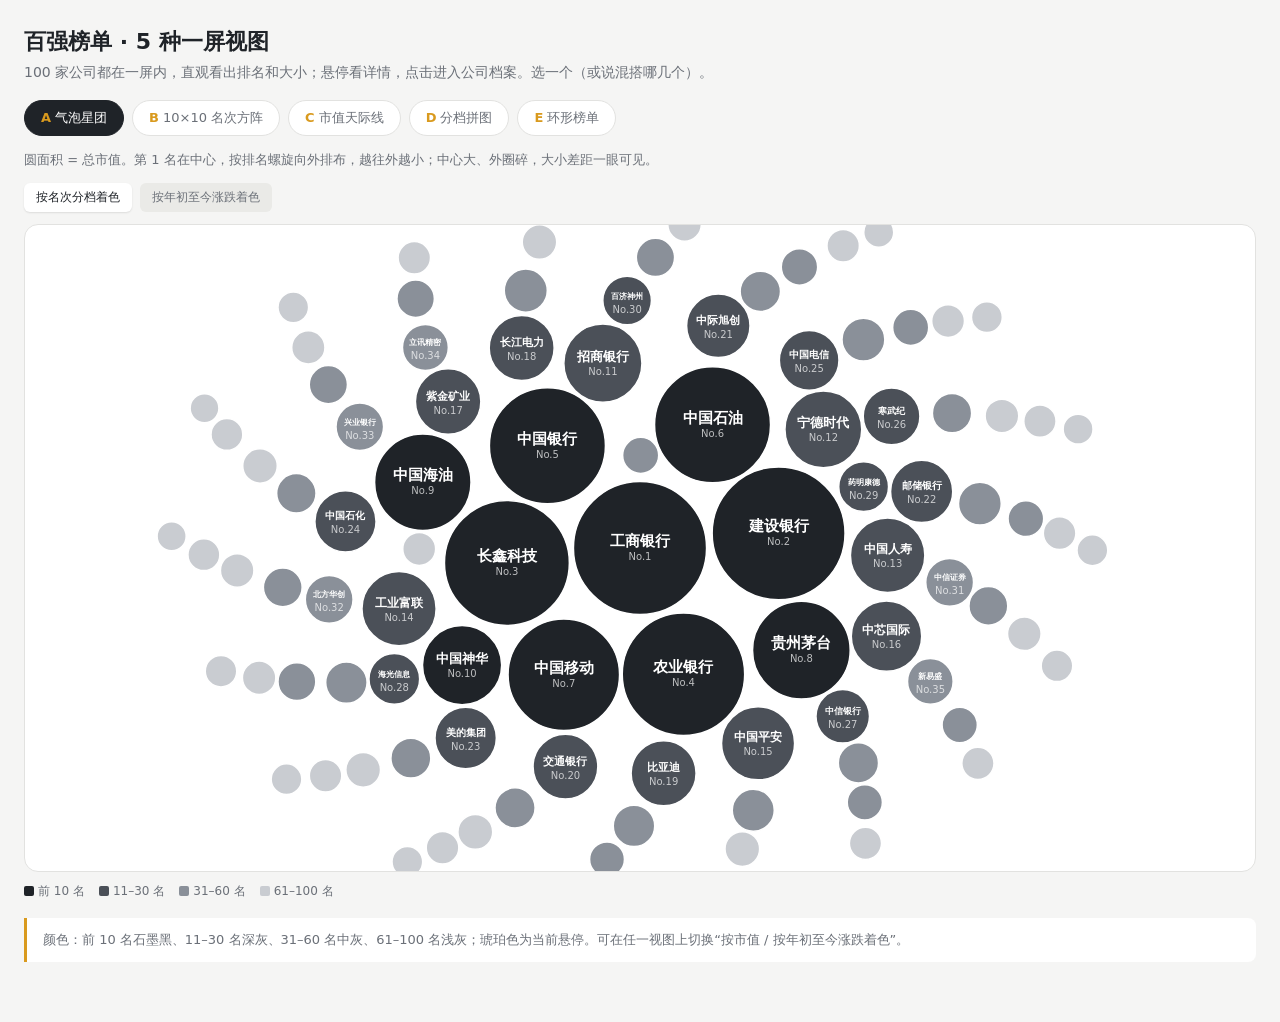
<file: ashare100/ashare100/web/samples/rank-views.html>
<!doctype html>
<html lang="zh-CN"><head><meta charset="utf-8"><meta name="viewport" content="width=device-width,initial-scale=1">
<title>百强榜单视图样例</title>
<style>
:root{--paper:#F5F5F4;--surface:#fff;--ink:#1F2328;--muted:#6B7078;--border:#E2E2E0;--amber:#D99A1E;--up:#D93A3A;--down:#13A06F}
*{box-sizing:border-box}
body{margin:0;background:var(--paper);color:var(--ink);font:14px/1.6 "PingFang SC","Microsoft YaHei",system-ui,sans-serif}
.wrap{max-width:1320px;margin:0 auto;padding:24px 24px 60px}
h1{margin:0;font-size:22px}.lead{margin:2px 0 16px;color:var(--muted)}
.tabs{display:flex;flex-wrap:wrap;gap:8px;margin-bottom:14px}
.tabs button{border:1px solid var(--border);background:#fff;border-radius:99px;padding:7px 16px;font:inherit;font-size:13px;cursor:pointer;color:var(--muted)}
.tabs button.on{background:var(--ink);border-color:var(--ink);color:#fff}
.tabs button b{color:var(--amber);margin-right:4px}
.desc{margin:0 0 12px;font-size:13px;color:var(--muted)}
.ctl{display:flex;gap:8px;margin-bottom:12px;flex-wrap:wrap}
.ctl button{border:0;background:#EAEAE7;border-radius:6px;padding:5px 12px;font:inherit;font-size:12px;cursor:pointer;color:var(--muted)}
.ctl button.on{background:#fff;color:var(--ink);box-shadow:0 1px 2px rgba(0,0,0,.1)}
.stage{position:relative;background:var(--surface);border:1px solid var(--border);border-radius:14px;height:min(72vh,720px);overflow:hidden}
.tip{position:fixed;pointer-events:none;z-index:9;background:#1F2328;color:#fff;border-radius:10px;padding:10px 12px;font-size:12px;min-width:190px;opacity:0;transition:opacity .12s;box-shadow:0 12px 30px rgba(0,0,0,.3)}
.tip b{font-size:15px}.tip .rk{color:var(--amber);font-weight:700;margin-right:6px}.tip .r{display:flex;justify-content:space-between;gap:14px}
.up{color:#FF7A7A}.dn{color:#4FD6A0}
svg text{font-family:inherit}
/* 通用：悬停元素 */
.it{cursor:pointer;transition:opacity .2s, transform .25s}
.stage.hov .it:not(.on){opacity:.35}
/* A 气泡 */
.bub{fill:var(--c);stroke:#fff;stroke-width:1.5}
.it.on .bub{stroke:var(--amber);stroke-width:3}
/* B 方阵 */
.grid{position:absolute;inset:14px;display:grid;grid-template-columns:repeat(10,1fr);grid-template-rows:repeat(10,1fr);gap:6px}
.cell{position:relative;border-radius:8px;background:var(--c);color:var(--tc);padding:6px 8px;overflow:hidden;display:flex;flex-direction:column;justify-content:space-between;transition:transform .25s cubic-bezier(.2,.8,.2,1),box-shadow .25s,opacity .2s}
.cell .n{font-size:12px;font-weight:600;white-space:nowrap}.cell .k{font-size:10px;opacity:.75}
.cell .no{position:absolute;right:6px;top:4px;font-size:10px;opacity:.6}
.cell.on{transform:scale(1.18);z-index:3;box-shadow:0 12px 26px rgba(0,0,0,.28)}
/* C 天际线 */
.bar{fill:var(--c)}.it.on .bar{fill:var(--amber)}
/* E 环形 */
.spoke{stroke:var(--c);stroke-width:5;stroke-linecap:round}.it.on .spoke{stroke:var(--amber);stroke-width:8}
.center b{font-size:22px}
.legend{display:flex;gap:14px;flex-wrap:wrap;margin-top:10px;font-size:12px;color:var(--muted)}
.legend i{display:inline-block;width:10px;height:10px;border-radius:2px;margin-right:4px;vertical-align:-1px}
.note{margin-top:16px;padding:12px 16px;border-left:3px solid var(--amber);background:#fff;border-radius:0 8px 8px 0;color:var(--muted);font-size:13px}
</style></head><body>
<div class="wrap">
<h1>百强榜单 · 5 种一屏视图</h1>
<p class="lead">100 家公司都在一屏内，直观看出排名和大小；悬停看详情，点击进入公司档案。选一个（或说混搭哪几个）。</p>
<div class="tabs" id="tabs"></div>
<p class="desc" id="desc"></p>
<div class="ctl" id="ctl"></div>
<div class="stage" id="stage"></div>
<div class="legend" id="legend"></div>
<div class="note">颜色：前 10 名石墨黑、11–30 名深灰、31–60 名中灰、61–100 名浅灰；琥珀色为当前悬停。可在任一视图上切换“按市值 / 按年初至今涨跌着色”。</div>
</div>
<div class="tip" id="tip"></div>
<script src="../data.js"></script>
<script>
const C=window.__DATA__.companies;
const money=v=>v>=1e12?(v/1e12).toFixed(2)+'万亿':(v/1e8).toFixed(0)+'亿';
const sp=v=>v==null?'—':(v>0?'+':'')+v.toFixed(2)+'%';
const R=Object.keys(C).map(k=>{const c=C[k];return{k,name:c.identity.name_abbr,ind:c.identity.industry_sw1,mv:c.market.total_mv||0,ytd:c.market.ytd_return,chg:c.market.change_pct}}).sort((a,b)=>b.mv-a.mv);
R.forEach((r,i)=>r.rank=i+1);
const MAX=R[0].mv, TOT=R.reduce((s,r)=>s+r.mv,0);
const TIERS=[[10,'#1F2328','#fff','前 10'],[30,'#4B5058','#fff','11–30'],[60,'#8A9099','#fff','31–60'],[100,'#C9CCD1','#1F2328','61–100']];
let colorBy='tier';
const mktCol=v=>{if(v==null)return'#D6D8DB';const k=Math.min(1,Math.abs(v)/50),c=v>=0?[217,58,58]:[19,160,111];return`rgb(${c.map(x=>Math.round(238-(238-x)*(.2+.8*k)))})`};
const col=r=>colorBy==='ytd'?mktCol(r.ytd):TIERS.find(t=>r.rank<=t[0])[1];
const tcol=r=>{if(colorBy==='ytd')return'#1F2328';return TIERS.find(t=>r.rank<=t[0])[2]};
const stage=document.getElementById('stage'),tip=document.getElementById('tip');
// 通用悬停 / 点击
stage.addEventListener('mousemove',e=>{const el=e.target.closest('[data-k]');stage.querySelectorAll('.on').forEach(x=>x!==el&&x.classList.remove('on'));
  if(!el){stage.classList.remove('hov');tip.style.opacity=0;if(view.leave)view.leave();return}
  el.classList.add('on');stage.classList.add('hov');const r=R.find(x=>x.k===el.dataset.k);
  tip.innerHTML=`<div><span class="rk">No.${r.rank}</span><b>${r.name}</b></div><div class="r"><span>${r.ind}</span><span>${r.k}</span></div><div class="r"><span>总市值</span><span>${money(r.mv)}</span></div><div class="r"><span>占百强</span><span>${(r.mv/TOT*100).toFixed(2)}%</span></div><div class="r"><span>年初至今</span><span class="${r.ytd>0?'up':'dn'}">${sp(r.ytd)}</span></div>`;
  tip.style.left=Math.min(e.clientX+16,innerWidth-220)+'px';tip.style.top=Math.min(e.clientY+16,innerHeight-140)+'px';tip.style.opacity=1;if(view.hover)view.hover(r)});
stage.addEventListener('mouseleave',()=>{tip.style.opacity=0;stage.classList.remove('hov');stage.querySelectorAll('.on').forEach(x=>x.classList.remove('on'));if(view.leave)view.leave()});
stage.addEventListener('click',e=>{const el=e.target.closest('[data-k]');if(el)location.href='../index.html#/'+el.dataset.k});

const VIEWS={
 bubble:{t:'气泡星团',d:'圆面积 = 总市值。第 1 名在中心，按排名螺旋向外排布，越往外越小；中心大、外圈碎，大小差距一眼可见。',
  draw(W,H){const cx=W/2,cy=H/2,k=Math.sqrt(W*H*0.3/R.reduce((s,r)=>s+Math.PI*r.mv,0));const placed=[];
   const out=R.map(r=>{const rad=Math.max(5,Math.sqrt(r.mv)*k);let a=0,d=0,x=cx,y=cy;
    if(placed.length){for(;;){x=cx+d*Math.cos(a);y=cy+d*Math.sin(a)*0.8;if(!placed.some(p=>Math.hypot(p.x-x,p.y-y)<p.r+rad+2))break;a+=0.35;d+=0.6}}
    placed.push({x,y,r:rad});return`<g class="it" data-k="${r.k}"><circle class="bub" cx="${x}" cy="${y}" r="${rad}" style="--c:${col(r)}"/>${rad>22?`<text x="${x}" y="${y-2}" text-anchor="middle" font-size="${Math.min(15,rad/3)}" fill="${tcol(r)}" font-weight="600">${r.name}</text><text x="${x}" y="${y+12}" text-anchor="middle" font-size="10" fill="${tcol(r)}" opacity=".7">No.${r.rank}</text>`:''}</g>`});
   return`<svg width="${W}" height="${H}">${out.join('')}</svg>`}},
 grid:{t:'10×10 名次方阵',d:'像座位表：从左到右、从上到下就是第 1 到 100 名，位置即排名；颜色深浅分档，悬停的格子放大。最适合“一眼找到第几名是谁”。',
  draw(){return`<div class="grid">${R.map(r=>`<div class="cell it" data-k="${r.k}" style="--c:${col(r)};--tc:${tcol(r)}"><span class="no">${r.rank}</span><span class="n">${r.name}</span><span class="k">${money(r.mv)}</span></div>`).join('')}</div>`}},
 sky:{t:'市值天际线',d:'100 根柱子从高到低排成城市天际线，柱高 = 总市值；前几名像摩天楼，长尾像矮房。下方刻度为名次，前 10 名标注名称。',
  draw(W,H){const pad=36,bw=(W-pad*2)/100,base=H-40,top=40,h=v=>(v/MAX)*(base-top);
   return`<svg width="${W}" height="${H}">${[0.25,0.5,0.75,1].map(t=>`<line x1="${pad}" x2="${W-pad}" y1="${base-t*(base-top)}" y2="${base-t*(base-top)}" stroke="#EEE"/><text x="${pad-6}" y="${base-t*(base-top)+4}" text-anchor="end" font-size="10" fill="#999">${money(MAX*t)}</text>`).join('')}
   ${R.map((r,i)=>`<g class="it" data-k="${r.k}"><rect class="bar" x="${pad+i*bw+1}" y="${base-h(r.mv)}" width="${bw-2}" height="${Math.max(2,h(r.mv))}" rx="2" style="--c:${col(r)}"/>${i<10?`<text x="${pad+i*bw+bw/2}" y="${base-h(r.mv)-6}" text-anchor="middle" font-size="10" fill="#1F2328" transform="rotate(-40 ${pad+i*bw+bw/2} ${base-h(r.mv)-6})">${r.name}</text>`:''}</g>`).join('')}
   ${[1,10,20,30,40,50,60,70,80,90,100].map(n=>`<text x="${pad+(n-.5)*bw}" y="${base+16}" text-anchor="middle" font-size="10" fill="#999">${n}</text>`).join('')}<text x="${W/2}" y="${base+32}" text-anchor="middle" font-size="11" fill="#999">名次</text></svg>`}},
 tiers:{t:'分档拼图',d:'整块面积 = 百强总市值，按 前10 / 11–30 / 31–60 / 61–100 四档从左到右分栏，每家面积 = 市值。能同时看到“前 10 名占了多少”和档内排名。',
  draw(W,H){const G=TIERS.map(([n],i)=>R.filter(r=>r.rank<=n&&r.rank>(i?TIERS[i-1][0]:0)));const sums=G.map(g=>g.reduce((s,r)=>s+r.mv,0));let x=0,html='';
   G.forEach((g,gi)=>{const w=W*sums[gi]/TOT;let y=0;html+=`<text x="${x+6}" y="16" font-size="11" fill="#6B7078">${TIERS[gi][3]} · ${(sums[gi]/TOT*100).toFixed(0)}%</text>`;
    const cols=gi===0?1:gi===1?2:gi===2?3:4,colW=w/cols,per=Math.ceil(g.length/cols);
    for(let c=0;c<cols;c++){const sub=g.slice(c*per,(c+1)*per),ss=sub.reduce((s,r)=>s+r.mv,0);y=24;
     sub.forEach(r=>{const h=(H-28)*r.mv/ss;html+=`<g class="it" data-k="${r.k}"><rect x="${x+c*colW+1}" y="${y+1}" width="${colW-2}" height="${Math.max(1,h-2)}" rx="4" fill="${col(r)}"/>${h>22&&colW>50?`<text x="${x+c*colW+8}" y="${y+16}" font-size="${Math.min(13,h/2)}" fill="${tcol(r)}" font-weight="600">${r.rank}. ${r.name}</text>`:''}${h>40&&colW>80?`<text x="${x+c*colW+8}" y="${y+31}" font-size="10" fill="${tcol(r)}" opacity=".75">${money(r.mv)}</text>`:''}</g>`;y+=h})}
    x+=w});return`<svg width="${W}" height="${H}">${html}</svg>`}},
 radial:{t:'环形榜单',d:'100 条辐条按名次顺时针排成一圈，长度 = 总市值；圆心显示悬停公司。整体像一张抽象的排名“日晷”，第 1 名在 12 点方向。',
  draw(W,H){const cx=W/2,cy=H/2,r0=Math.min(W,H)*0.16,r1=Math.min(W,H)*0.47;
   return`<svg width="${W}" height="${H}"><circle cx="${cx}" cy="${cy}" r="${r0-8}" fill="#F7F7F6"/>${R.map((r,i)=>{const a=-Math.PI/2+i/100*Math.PI*2,L=r0+(r1-r0)*Math.sqrt(r.mv/MAX);
    return`<g class="it" data-k="${r.k}"><line class="spoke" x1="${cx+r0*Math.cos(a)}" y1="${cy+r0*Math.sin(a)}" x2="${cx+L*Math.cos(a)}" y2="${cy+L*Math.sin(a)}" style="--c:${col(r)}"/>${i<8?`<text x="${cx+(L+14)*Math.cos(a)}" y="${cy+(L+14)*Math.sin(a)+4}" text-anchor="${Math.cos(a)>0.1?'start':Math.cos(a)<-0.1?'end':'middle'}" font-size="11" fill="#1F2328">${r.name}</text>`:''}</g>`}).join('')}
    <g class="center" id="ctr"><text x="${cx}" y="${cy-6}" text-anchor="middle" font-size="13" fill="#6B7078">A 股市值前 100</text><text x="${cx}" y="${cy+16}" text-anchor="middle" font-size="18" font-weight="700" fill="#1F2328">${money(TOT)}</text></g></svg>`},
  hover(r){const g=document.getElementById('ctr'),[a,b]=g.querySelectorAll('text');a.textContent='No.'+r.rank+' · '+r.ind;b.textContent=r.name+' '+money(r.mv)},
  leave(){const g=document.getElementById('ctr');if(!g)return;const[a,b]=g.querySelectorAll('text');a.textContent='A 股市值前 100';b.textContent=money(TOT)}}
};
let key='bubble',view=VIEWS[key];
document.getElementById('tabs').innerHTML=Object.entries(VIEWS).map(([k,v],i)=>`<button data-v="${k}" class="${i?'':'on'}"><b>${'ABCDE'[i]}</b>${v.t}</button>`).join('');
document.getElementById('ctl').innerHTML='<button data-c="tier" class="on">按名次分档着色</button><button data-c="ytd">按年初至今涨跌着色</button>';
function render(){view=VIEWS[key];document.getElementById('desc').textContent=view.d;stage.innerHTML=view.draw(stage.clientWidth,stage.clientHeight);
 document.getElementById('legend').innerHTML=colorBy==='ytd'?'<span><i style="background:'+mktCol(40)+'"></i>上涨（越深涨越多）</span><span><i style="background:'+mktCol(-40)+'"></i>下跌</span><span><i style="background:#D6D8DB"></i>新股无基准</span>':TIERS.map(t=>`<span><i style="background:${t[1]}"></i>${t[3]} 名</span>`).join('')}
document.getElementById('tabs').onclick=e=>{const b=e.target.closest('button');if(!b)return;key=b.dataset.v;document.querySelectorAll('#tabs button').forEach(x=>x.classList.toggle('on',x===b));render()};
document.getElementById('ctl').onclick=e=>{const b=e.target.closest('button');if(!b)return;colorBy=b.dataset.c;document.querySelectorAll('#ctl button').forEach(x=>x.classList.toggle('on',x===b));render()};
new ResizeObserver(render).observe(stage);
</script></body></html>
</file>
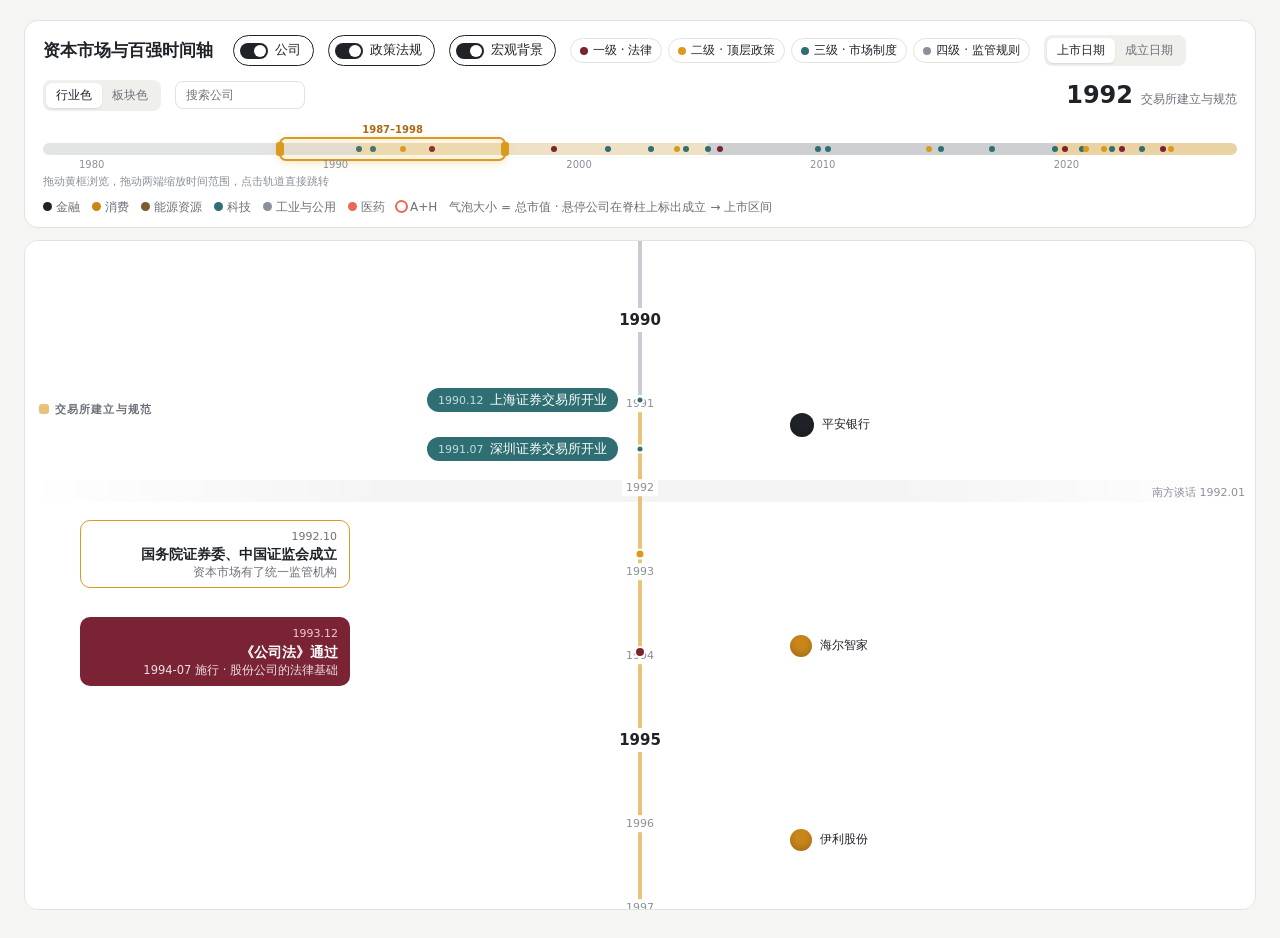
<file: ashare100/ashare100/web/samples/timeline-v3.html>
<!doctype html>
<html lang="zh-CN"><head><meta charset="utf-8"><meta name="viewport" content="width=device-width,initial-scale=1">
<title>时间轴样例 v3.1</title>
<style>
:root{--paper:#F5F5F4;--surface:#fff;--ink:#1F2328;--muted:#6B7078;--faint:#8A9099;--border:#E2E2E0;--amber:#D99A1E;
  --l1:#7A2335;--l2:#D99A1E;--l3:#2F6F73;--l4:#6B7078;--ease:cubic-bezier(.2,.8,.2,1);--pop:cubic-bezier(.2,.9,.3,1.3)}
*{box-sizing:border-box}
body{margin:0;background:var(--paper);color:var(--ink);font:14px/1.6 "PingFang SC","Microsoft YaHei",system-ui,sans-serif}
.wrap{max-width:1320px;margin:0 auto;padding:20px 24px 28px}
/* 控制面板（白色卡片） */
.panel{background:var(--surface);border:1px solid var(--border);border-radius:14px}
.head{padding:14px 18px 10px}
.row{display:flex;flex-wrap:wrap;align-items:center;gap:10px 14px}
.ttl{font-size:17px;font-weight:800;margin-right:6px}
.tog{display:inline-flex;align-items:center;gap:7px;padding:4px 12px 4px 6px;border-radius:99px;border:1px solid var(--border);cursor:pointer;font-size:13px;user-select:none;transition:border-color .2s}
.tog i{width:28px;height:16px;border-radius:8px;background:#D6D8DB;position:relative;transition:background .25s}
.tog i::after{content:'';position:absolute;left:2px;top:2px;width:12px;height:12px;border-radius:50%;background:#fff;transition:transform .25s var(--ease)}
.tog.on{border-color:#1F2328}.tog.on i{background:#1F2328}.tog.on i::after{transform:translateX(12px)}
.grades{display:inline-flex;gap:6px;align-items:center;transition:opacity .3s}
.grades.off{opacity:.3;pointer-events:none}
.gchip{display:inline-flex;align-items:center;gap:5px;padding:2px 9px;border-radius:99px;border:1px solid var(--border);cursor:pointer;font-size:12px}
.gchip b{width:8px;height:8px;border-radius:50%;background:var(--c)}
.gchip.off{opacity:.35}
.seg{display:inline-flex;background:#EFEFEC;border-radius:8px;padding:3px}
.seg button{border:0;background:none;padding:3px 10px;border-radius:6px;font:inherit;font-size:12px;color:var(--muted);cursor:pointer}
.seg button.on{background:#fff;color:var(--ink);box-shadow:0 1px 2px rgba(0,0,0,.1)}
.row input{height:28px;border:1px solid var(--border);border-radius:8px;padding:0 10px;font:inherit;font-size:12px;width:130px}
.now{margin-left:auto;display:flex;align-items:baseline;gap:8px}
.now b{font-size:24px;font-weight:800;font-variant-numeric:tabular-nums}.now span{font-size:12px;color:var(--muted)}
/* 全景导航条：细轨道 + 可拖动 / 可缩放的视窗 */
.nav{position:relative;margin-top:12px;height:44px;user-select:none}
.nav .rail{position:absolute;left:0;right:0;top:16px;height:12px;border-radius:6px;background:#F0F0EE;overflow:hidden;cursor:pointer}
.nav .era{position:absolute;top:0;bottom:0;opacity:.35}
.nav .tick{position:absolute;top:3px;width:6px;height:6px;margin-left:-3px;border-radius:50%;pointer-events:none}
.nav .yl{position:absolute;top:30px;font-size:10px;color:var(--faint);transform:translateX(-50%);pointer-events:none}
.nav .win{position:absolute;top:10px;height:24px;border-radius:7px;border:2px solid var(--amber);background:rgba(217,154,30,.12);cursor:grab;box-shadow:0 2px 8px rgba(217,154,30,.25);touch-action:none}
.nav .win:active{cursor:grabbing}
.nav .win .h{position:absolute;top:3px;bottom:3px;width:8px;border-radius:3px;background:var(--amber);cursor:ew-resize}
.nav .win .h.l{left:-5px}.nav .win .h.r{right:-5px}
.nav .win .lab{position:absolute;top:-17px;left:50%;transform:translateX(-50%);font-size:10px;font-weight:700;color:#A86A12;white-space:nowrap;pointer-events:none}
.hint{font-size:11px;color:var(--faint);margin-top:2px}
/* 时间轴框：框内滚动，内容不再溢出到页面 */
.frame{position:relative;margin-top:12px;height:calc(100vh - 230px);min-height:420px;overflow-y:auto;overflow-x:hidden;scrollbar-width:thin}
.tl{position:relative}
.ov{position:absolute;inset:0;pointer-events:none}
.spine{position:absolute;width:4px;border-radius:2px;transform-origin:top;transform:scaleY(0);transition:transform 1s var(--ease)}
.loaded .spine{transform:scaleY(1)}
.yt{position:absolute;transform:translate(-50%,-50%);font-size:11px;color:var(--faint);background:#fff;padding:0 4px;font-variant-numeric:tabular-nums}
.yt.big{font-size:15px;font-weight:800;color:var(--ink)}
.eralab{position:absolute;left:14px;font-size:11px;font-weight:700;letter-spacing:.1em;color:var(--muted)}
.eralab::before{content:'';display:inline-block;width:10px;height:10px;border-radius:3px;background:var(--c);margin-right:6px;vertical-align:-1px}
.lanehead{position:absolute;top:10px;font-size:11px;letter-spacing:.16em;color:var(--faint);font-weight:700}
/* 宏观背景（不做气泡，可关闭） */
.macro{position:absolute;left:0;right:0;background:rgba(31,35,40,.035);transition:opacity .4s}
.macro span{position:absolute;right:10px;top:4px;font-size:11px;color:var(--faint)}
.macro.pt{height:22px;margin-top:-11px;background:linear-gradient(90deg,transparent,rgba(31,35,40,.05) 30%,rgba(31,35,40,.05) 70%,transparent)}
.macro-off .macro{opacity:0}
/* 入场：从脊柱方向生长 */
.it{position:absolute;opacity:0;transition:opacity .45s var(--ease) var(--d,0ms),transform .55s var(--pop) var(--d,0ms),top .5s var(--ease),left .5s var(--ease)}
.it.in{opacity:1;transform:none}
.pol-off .pol,.pol.gone{opacity:0!important;transform:translateX(24px) scale(.88)!important;pointer-events:none}
.com-off .bub{opacity:0!important;transform:translateX(-30px) scale(.3)!important;pointer-events:none}
/* 政策卡片：外道 = 一、二级；内道 = 三、四级 */
.pol{transform:translateX(24px) scale(.88);transform-origin:right center;text-align:right}
.pol .dt{font-size:11px;color:var(--muted);font-variant-numeric:tabular-nums}
.pol.g1{width:270px;padding:8px 12px;border-radius:10px;background:var(--l1);color:#fff}
.pol.g1 .dt{color:#F1CBD2}.pol.g1 .t{font-size:14px;font-weight:700;line-height:1.35}.pol.g1 .m{font-size:11.5px;opacity:.85;line-height:1.4}
.pol.g2{width:270px;padding:7px 12px;border-radius:10px;background:#fff;border:1.5px solid var(--l2)}
.pol.g2 .t{font-size:13.5px;font-weight:700;line-height:1.35}.pol.g2 .m{font-size:11.5px;color:var(--muted);line-height:1.4}
.pol.g3{padding:2px 11px;border-radius:99px;background:var(--l3);color:#fff;font-size:12.5px;white-space:nowrap}
.pol.g3 .dt{color:#BFE0E1;margin-right:6px}
.pol.g4{padding:1px 8px;border-radius:6px;font-size:12px;color:#4B5058;white-space:nowrap;background:#F4F4F2}
.pol.g4 .dt{margin-right:6px}
.pol:hover{z-index:5;box-shadow:0 6px 16px rgba(0,0,0,.15)}
.compact .pol .m{display:none}.compact .pol.g4{display:none}
.pol.hl{outline:3px solid var(--amber);outline-offset:2px}
.sdot{position:absolute;border-radius:50%;border:2px solid #fff;transform:translate(-50%,-50%);transition:transform .2s,opacity .3s}
.sdot.on{transform:translate(-50%,-50%) scale(1.8)}
.pol-off .sdot{opacity:0}
.guide{stroke:var(--amber);stroke-width:1.5;fill:none}
/* 公司气泡 */
.bub{display:flex;align-items:center;gap:6px;transform:translateX(-30px) scale(.3);cursor:pointer;white-space:nowrap}
.bub .c{flex:none;border-radius:50%;background:var(--c);box-shadow:inset 0 -3px 6px rgba(0,0,0,.18);display:flex;align-items:center;justify-content:center;color:#fff;font-size:10px;font-weight:700;transition:transform .25s var(--pop)}
.bub.ah .c{box-shadow:0 0 0 2px #fff,0 0 0 3.5px #E86A54,inset 0 -3px 6px rgba(0,0,0,.18)}
.bub .n{font-size:12px;padding:0 2px;border-radius:4px;background:rgba(255,255,255,.85)}
.bub:hover{z-index:6}.bub:hover .c{transform:scale(1.2)}.bub:hover .n{background:#1F2328;color:#fff}
.dimc .bub:not(.hl){opacity:.12!important}
.bub.hl .c{box-shadow:0 0 0 3px var(--amber)}
/* 悬停公司：在脊柱上标出“成立 → 上市”区间 */
.span{position:absolute;width:8px;margin-left:-4px;border-radius:4px;background:var(--amber);opacity:0;transition:opacity .2s}
.span.on{opacity:.9}
.spanlab{position:absolute;font-size:11px;font-weight:700;color:#A86A12;background:#fff;padding:0 6px;border-radius:4px;border:1px solid #F1D49B;white-space:nowrap;opacity:0;transform:translateY(-50%);transition:opacity .2s}
.spanlab.on{opacity:1}
.card{position:fixed;z-index:40;pointer-events:none;width:260px;background:#1F2328;color:#fff;border-radius:12px;padding:11px 13px;font-size:12px;opacity:0;transition:opacity .15s;box-shadow:0 16px 36px rgba(0,0,0,.3)}
.card.on{opacity:1}
.card b{font-size:15px}.card .r{display:flex;justify-content:space-between;gap:12px;margin-top:2px}.card .r span:first-child{color:#A3A7AD}
.card .reg{margin-top:7px;padding-top:7px;border-top:1px solid #3A4048;color:#E9C27A}
.legend{display:flex;flex-wrap:wrap;gap:12px;font-size:12px;color:var(--muted);margin-top:8px}
.legend i{display:inline-block;width:9px;height:9px;border-radius:50%;margin-right:4px}
@media (prefers-reduced-motion:reduce){*{transition:none!important}}
</style></head><body>
<div class="wrap">
 <div class="panel head">
  <div class="row">
   <span class="ttl">资本市场与百强时间轴</span>
   <span class="tog on" data-l="com"><i></i>公司</span>
   <span class="tog on" data-l="pol"><i></i>政策法规</span>
   <span class="tog on" data-l="mac"><i></i>宏观背景</span>
   <span class="grades" id="grades"></span>
   <span class="seg" id="ev"><button data-v="list" class="on">上市日期</button><button data-v="found">成立日期</button></span>
   <span class="seg" id="colorby"><button data-v="ind" class="on">行业色</button><button data-v="board">板块色</button></span>
   <input id="q" placeholder="搜索公司">
   <span class="now"><b id="nowY">1990</b><span id="nowE"></span></span>
  </div>
  <div class="nav" id="nav"><div class="rail" id="rail"></div><div class="win" id="win"><span class="lab" id="winlab"></span><i class="h l" data-h="l"></i><i class="h r" data-h="r"></i></div></div>
  <div class="hint">拖动黄框浏览，拖动两端缩放时间范围，点击轨道直接跳转</div>
  <div class="legend" id="legend"></div>
 </div>
 <div class="panel frame" id="frame"><div class="tl" id="tl"></div></div>
</div>
<div class="card" id="card"></div>
<script src="../data.js"></script>
<script src="../extra.js"></script>
<script>
const C=window.__DATA__.companies, EX=window.__EXTRA__||{};
const Y0=1978,Y1=2027,PRE=1990;
let PX=84;
const yr=d=>d?+d.slice(0,4)+(+d.slice(5,7)-1)/12+((+d.slice(8,10)||1)-1)/365:null;
const dstr=d=>d?d.slice(0,10).replace(/-/g,'.'):'—';
const money=v=>v>=1e12?(v/1e12).toFixed(2)+'万亿':(v/1e8).toFixed(0)+'亿';
const POL=[
 ['1990-12',3,'上海证券交易所开业','新中国第一家证券交易所'],['1991-07',3,'深圳证券交易所开业','沪深两市格局形成'],
 ['1992-10',2,'国务院证券委、中国证监会成立','资本市场有了统一监管机构'],['1993-12',1,'《公司法》通过','1994-07 施行 · 股份公司的法律基础'],
 ['1998-12',1,'《证券法》通过','1999-07 施行 · 证券市场基本法'],['2001-03',3,'股票发行核准制实施','审批制转向核准制','approve'],
 ['2001-08',4,'独立董事制度指导意见',''],['2002-01',4,'《上市公司治理准则》',''],
 ['2002-12',3,'QFII 制度推出','境外机构可投资 A 股'],['2004-01',2,'国九条','推进资本市场改革开放和稳定发展'],
 ['2004-05',3,'中小企业板设立','中小企业上市通道','sme'],['2005-04',3,'股权分置改革启动','A 股走向全流通'],
 ['2005-10',1,'《公司法》《证券法》修订','2006-01 施行 · 适应股改后的市场'],['2007-01',4,'《上市公司信息披露管理办法》',''],
 ['2009-10',3,'创业板开板','成长型企业上市通道','gem'],['2010-03',3,'融资融券试点','引入双向交易'],
 ['2013-11',4,'现金分红监管指引',''],['2014-05',2,'新国九条','促进资本市场健康发展、多层次资本市场'],
 ['2014-11',3,'沪港通开通','互联互通'],['2016-12',3,'深港通开通','互联互通扩展到深市'],
 ['2018-09',4,'修订《上市公司治理准则》',''],['2019-07',3,'科创板开板 · 注册制试点','注册制改革起步','star'],
 ['2019-12',1,'新《证券法》通过','2020-03 施行 · 全面推行注册制的法律基础'],['2020-08',3,'创业板注册制','注册制扩展至创业板','gemreg'],
 ['2020-10',2,'提高上市公司质量的意见','国务院文件'],['2020-12',4,'沪深交易所退市新规',''],
 ['2021-07',2,'依法从严打击证券违法活动的意见','中办国办文件'],['2021-11',3,'北京证券交易所开市','服务创新型中小企业'],
 ['2022-04',1,'《期货和衍生品法》通过','2022-08 施行 · 衍生品市场基本法'],['2023-02',3,'全面实行注册制','注册制覆盖全市场','fullreg'],
 ['2023-08',4,'《上市公司独立董事管理办法》',''],['2023-12',1,'新《公司法》修订通过','2024-07 施行 · 治理结构全面修订'],
 ['2024-04',2,'新“国九条”','强监管、防风险、严退市、重分红'],['2024-05',4,'股东减持股份管理暂行办法','']
].map(([d,g,t,m,link],i)=>({i,d,y:yr(d+'-15'),g,t,m,link}));
const GRADE={1:['一级 · 法律','#7A2335'],2:['二级 · 顶层政策','#D99A1E'],3:['三级 · 市场制度','#2F6F73'],4:['四级 · 监管规则','#8A9099']};
const MACRO=[['1978-12',null,'改革开放'],['1992-01',null,'南方谈话'],['2001-12',null,'加入 WTO'],['2008-09','2009-06','全球金融危机'],['2015-06','2016-01','股市异常波动'],['2020-01','2022-12','新冠疫情']];
const ERAS=[[1978,1990.95,'起步期','#C9CCD1'],[1990.95,2005.3,'交易所建立与规范','#E9C27A'],[2005.3,2019.55,'股改与扩容','#8A9099'],[2019.55,2027,'注册制时代','#D99A1E']];
const GROUP={银行:'金融',非银金融:'金融',食品饮料:'消费',家用电器:'消费',汽车:'消费',农林牧渔:'消费',石油石化:'能源资源',煤炭:'能源资源',有色金属:'能源资源',基础化工:'能源资源',电子:'科技',计算机:'科技',通信:'科技',医药生物:'医药',电力设备:'工业与公用',机械设备:'工业与公用',国防军工:'工业与公用',交通运输:'工业与公用',建筑装饰:'工业与公用',公用事业:'工业与公用'};
const GCOL={金融:'#1F2328',消费:'#C9861A',能源资源:'#7A5C2E',科技:'#2F6F73',工业与公用:'#8A9099',医药:'#E86A54'};
const BCOL={主板:'#4B5058',创业板:'#C9861A',科创板:'#2F6F73'};
const HK=/香港联交所|联交所|香港交易所|H股/,HKA=/H股公告|港股公告|翌日披露|证券变动月报表|海外监管公告/;
const boardOf=k=>k.startsWith('688')?'star':/^30[01]/.test(k)?'gem':/^00[23].*SZ$/.test(k)?'sme':'main';
const COMS=Object.keys(C).map(k=>{const c=C[k],id=c.identity;return{k,name:id.name_abbr,ind:id.industry_sw1,grp:GROUP[id.industry_sw1]||'工业与公用',board:id.board,bk:boardOf(k),mv:c.market.total_mv||0,f:EX[k]?.found_date,l:id.list_date,ah:HK.test(id.profile||'')||(c.announcements?.items||[]).some(a=>HKA.test(a.title||'')),hay:(id.name_abbr+k+(id.pinyin_abbr||'')).toLowerCase()}}).filter(r=>r.f&&r.l);
const MAXMV=Math.max(...COMS.map(r=>r.mv)),TOP10=new Set([...COMS].sort((a,b)=>b.mv-a.mv).slice(0,10).map(r=>r.k));
function regime(r){const y=yr(r.l);if(r.bk==='star')return['科创板注册制','star'];if(r.bk==='gem'&&r.l>='2020-08-24')return['创业板注册制','gemreg'];if(r.l>='2023-02-17')return['全面注册制','fullreg'];if(y<2001.17)return['审批制（额度 / 指标管理）',null];return['核准制'+(y>=2004?'（保荐制）':''),'approve']}
const LINKTEST={sme:r=>r.bk==='sme',gem:r=>r.bk==='gem',star:r=>r.bk==='star',gemreg:r=>regime(r)[1]==='gemreg',fullreg:r=>['fullreg','star','gemreg'].includes(regime(r)[1]),approve:r=>regime(r)[1]==='approve'};
const st={com:true,pol:true,mac:true,grades:new Set([1,2,3,4]),ev:'list',color:'ind',q:''};
const frame=document.getElementById('frame'),tl=document.getElementById('tl'),card=document.getElementById('card');
let W=0,SX=0,polEls=[],comEls=[],dots=[];
const TOP=44;
const COM_GAP=150;   // 公司区与脊柱之间的留白（放日期标签）
const MIN_PX=72;     // 每年最小像素高度：黄框可拉的最大年数 = 框高 / MIN_PX，保证公司不挤
// 1990 年前事件稀少，按 0.4 倍压缩
const Y=y=>TOP+(y<PRE?(y-Y0)*PX*.4:(PRE-Y0)*PX*.4+(y-PRE)*PX);
const Yinv=v=>{v-=TOP;const a=(PRE-Y0)*PX*.4;return v<a?Y0+v/(PX*.4):PRE+(v-a)/PX};
function build(keepYear){
  W=tl.clientWidth;SX=Math.round(W*.5);
  // 缩得很小时卡片只留标题，减少向下错开
  tl.classList.toggle('compact',PX<60);
  let h='';
  h+=MACRO.map(([a,b,n])=>b?`<div class="macro" style="top:${Y(yr(a+'-01'))}px;height:${Y(yr(b+'-28'))-Y(yr(a+'-01'))}px"><span>${n} ${a.slice(0,4)}–${b.slice(0,4)}</span></div>`:`<div class="macro pt" style="top:${Y(yr(a+'-15'))}px"><span>${n} ${a.replace('-','.')}</span></div>`).join('');
  h+=ERAS.map(([a,b,n,c])=>`<div class="spine" style="left:${SX-2}px;top:${Y(a)}px;height:${Y(Math.min(b,Y1))-Y(a)}px;background:${c}"></div><div class="eralab" style="top:${Y(a)+2}px;--c:${c}">${n}</div>`).join('');
  for(let y=1980;y<=2026;y++){if(y<PRE&&y%5)continue;h+=`<div class="yt${y%5?'':' big'}" style="left:${SX}px;top:${Y(y)}px">${y}</div>`}
  h+=`<div class="lanehead" style="right:${W-SX+30}px">制度演进</div><div class="lanehead" style="left:${SX+COM_GAP}px">公司进度</div>`;
  h+=POL.map(p=>`<div class="sdot" data-i="${p.i}" style="left:${SX}px;top:${Y(p.y)}px;width:${[0,12,11,9,7][p.g]}px;height:${[0,12,11,9,7][p.g]}px;background:${GRADE[p.g][1]}"></div>`).join('');
  h+=POL.map(p=>p.g<=2?`<div class="it pol g${p.g}" data-i="${p.i}"><div class="dt">${p.d.replace('-','.')}</div><div class="t">${p.t}</div>${p.m?`<div class="m">${p.m}</div>`:''}</div>`:`<div class="it pol g${p.g}" data-i="${p.i}"><span class="dt">${p.d.replace('-','.')}</span>${p.t}</div>`).join('');
  h+=COMS.map(r=>`<div class="it bub${r.ah?' ah':''}" data-k="${r.k}"><span class="c"></span><span class="n">${r.name}</span></div>`).join('');
  h+='<div class="span" id="span"></div><div class="spanlab" id="sl1"></div><div class="spanlab" id="sl2"></div><svg class="ov" id="ov"></svg>';
  tl.innerHTML=h;
  polEls=[...tl.querySelectorAll('.pol')];comEls=[...tl.querySelectorAll('.bub')];dots=[...tl.querySelectorAll('.sdot')];
  const hPol=layoutPol(),hCom=layoutCom();
  tl.style.height=Math.max(Y(Y1),hPol,hCom)+30+'px';
  tl.querySelector('#ov').setAttribute('width',W);tl.querySelector('#ov').setAttribute('height',tl.style.height);
  if(keepYear!=null)frame.scrollTop=Y(keepYear)-TOP;
  railBuild();reveal();onScroll();
}
/* 政策：两条道各自排布，互不挤压；不画常驻引线，脊柱上的彩色圆点即精确日期，悬停时才画连接线 */
function layoutPol(){
  const lanes={outer:-1e9,inner:-1e9};let maxB=0;
  POL.forEach((p,idx)=>{const el=polEls[idx],vis=st.grades.has(p.g);el.classList.toggle('gone',!vis);dots[idx].style.display=vis?'':'none';if(!vis)return;
    const lane=p.g<=2?'outer':'inner',hh=el.offsetHeight,w=el.offsetWidth,want=Y(p.y);
    const top=Math.max(want-hh/2,lanes[lane]+6);lanes[lane]=top+hh;maxB=Math.max(maxB,top+hh);
    const right=lane==='inner'?SX-22:SX-22-268;el.style.left=(right-w)+'px';el.style.top=top+'px';el.style.setProperty('--d',((idx%10)*35)+'ms');
    el.dataset.ex=right;el.dataset.ey=top+hh/2;el.dataset.want=want});
  return maxB;
}
/* 公司：纵向 = 精确日期，横向蜂群错落 */
function layoutCom(){
  const placed=[];let maxB=0;
  COMS.map((r,i)=>({r,i,y:Y(yr(st.ev==='list'?r.l:r.f))})).sort((a,b)=>a.y-b.y).forEach(({r,i,y},n)=>{
    const el=comEls[i],rad=Math.round(7+18*Math.sqrt(r.mv/MAXMV)),inside=TOP10.has(r.k),lw=inside?0:r.name.length*12.5+8,col=st.color==='ind'?GCOL[r.grp]:(BCOL[r.board]||'#4B5058');
    const c=el.querySelector('.c');c.style.width=c.style.height=rad*2+'px';c.style.setProperty('--c',col);c.textContent=inside?r.name.slice(0,2):'';el.querySelector('.n').style.display=inside?'none':'';
    // 气泡离脊柱留出 COM_GAP，给悬停时的“成立 / 上市”日期标签让位；
    // 碰撞盒含 A+H 外环与悬停放大的余量；右侧放不下时向下微移再找，保证不重叠
    const pad=r.ah?6:4,x0=SX+COM_GAP;let x=x0,yy=y;
    const box=()=>({x0:x-pad,x1:x+rad*2+lw+pad,y0:yy-rad-pad,y1:yy+rad+pad});
    const hit=()=>{const b=box();return placed.some(p=>b.x0<p.x1&&b.x1>p.x0&&b.y0<p.y1&&b.y1>p.y0)};
    for(let g=0;g<2000&&hit();g++){x+=6;if(box().x1>W-10){x=x0;yy+=4}}
    placed.push(box());maxB=Math.max(maxB,yy+rad);el.style.left=x+'px';el.style.top=(yy-rad)+'px';el.style.setProperty('--d',((n%12)*30)+'ms')});
  filter();return maxB;
}
function filter(){const q=st.q.toLowerCase();tl.classList.toggle('dimc',!!q);comEls.forEach((el,i)=>el.classList.toggle('hl',!!q&&COMS[i].hay.includes(q)))}
function reveal(){const lim=frame.getBoundingClientRect().bottom-20;[...polEls,...comEls].forEach(el=>{if(!el.classList.contains('in')&&el.getBoundingClientRect().top<lim)el.classList.add('in')})}
/* ---------- 全景导航条 ---------- */
const rail=document.getElementById('rail'),win=document.getElementById('win'),nav=document.getElementById('nav');
const RX=y=>(y-Y0)/(Y1-Y0)*100;
function railBuild(){
  rail.innerHTML=ERAS.map(([a,b,n,c])=>`<div class="era" style="left:${RX(a)}%;width:${RX(Math.min(b,Y1))-RX(a)}%;background:${c}"></div>`).join('')
   +POL.filter(p=>st.grades.has(p.g)&&p.g<=3).map(p=>`<div class="tick" style="left:${RX(p.y)}%;background:${GRADE[p.g][1]}"></div>`).join('');
  nav.querySelectorAll('.yl').forEach(e=>e.remove());
  [1980,1990,2000,2010,2020].forEach(y=>nav.insertAdjacentHTML('beforeend',`<div class="yl" style="left:${RX(y)}%">${y}</div>`));
}
function onScroll(){
  const a=Yinv(frame.scrollTop),b=Yinv(frame.scrollTop+frame.clientHeight),mid=Math.max(1979,Math.min(2026,Math.floor(Yinv(frame.scrollTop+frame.clientHeight*.4))));
  win.style.left=RX(Math.max(Y0,a))+'%';win.style.width=Math.max(2,RX(Math.min(Y1,b))-RX(Math.max(Y0,a)))+'%';
  document.getElementById('winlab').textContent=`${Math.floor(Math.max(Y0,a))}–${Math.ceil(Math.min(2026,b))}`;
  document.getElementById('nowY').textContent=mid;document.getElementById('nowE').textContent=(ERAS.find(e=>mid>=Math.floor(e[0])&&mid<e[1])||ERAS[0])[2];
}
frame.addEventListener('scroll',()=>{onScroll();reveal()},{passive:true});
const yAtClient=x=>{const r=nav.getBoundingClientRect();return Y0+Math.max(0,Math.min(1,(x-r.left)/r.width))*(Y1-Y0)};
rail.addEventListener('click',e=>{const y=yAtClient(e.clientX),span=Yinv(frame.scrollTop+frame.clientHeight)-Yinv(frame.scrollTop);frame.scrollTo({top:Y(y-span/2)-TOP,behavior:'smooth'})});
// 拖动视窗 = 滚动；拖动两端 = 缩放（改变每年的像素高度）
let drag=null;
win.addEventListener('pointerdown',e=>{e.preventDefault();win.setPointerCapture(e.pointerId);const a=Yinv(frame.scrollTop),b=Yinv(frame.scrollTop+frame.clientHeight);drag={mode:e.target.dataset.h||'move',x0:e.clientX,a,b}});
win.addEventListener('pointermove',e=>{if(!drag)return;const r=nav.getBoundingClientRect(),dy=(e.clientX-drag.x0)/r.width*(Y1-Y0);
  if(drag.mode==='move'){frame.scrollTop=Y(drag.a+dy)-TOP}
  else{let a=drag.a,b=drag.b;if(drag.mode==='l')a=Math.min(b-3,drag.a+dy);else b=Math.max(a+3,drag.b+dy);
    win.style.left=RX(Math.max(Y0,a))+'%';win.style.width=RX(Math.min(Y1,b))-RX(Math.max(Y0,a))+'%';const maxSpan=frame.clientHeight/MIN_PX;if(b-a>maxSpan){if(drag.mode==='l')a=b-maxSpan;else b=a+maxSpan}
    win.style.left=RX(Math.max(Y0,a))+'%';win.style.width=RX(Math.min(Y1,b))-RX(Math.max(Y0,a))+'%';drag.pending={a,span:Math.max(3,b-a)}}});
win.addEventListener('pointerup',()=>{if(drag&&drag.pending){const{a,span}=drag.pending;PX=Math.max(MIN_PX,Math.min(260,frame.clientHeight/span));build(Math.max(Y0,a))}drag=null});
/* ---------- 悬停 ---------- */
const ov=()=>tl.querySelector('#ov');
tl.addEventListener('mouseover',e=>{
  const b=e.target.closest('.bub'),p=e.target.closest('.pol');
  if(b){const r=COMS[comEls.indexOf(b)],[rg,link]=regime(r),y1=Y(yr(r.f)),y2=Y(yr(r.l)),sp=tl.querySelector('#span'),l1=tl.querySelector('#sl1'),l2=tl.querySelector('#sl2');
    sp.style.left=SX+'px';sp.style.top=Math.min(y1,y2)+'px';sp.style.height=Math.abs(y2-y1)+'px';sp.classList.add('on');
    l1.textContent='成立 '+dstr(r.f);l1.style.left=(SX+10)+'px';l1.style.top=y1+'px';l2.textContent='上市 '+dstr(r.l);l2.style.left=(SX+10)+'px';l2.style.top=y2+'px';l1.classList.add('on');l2.classList.add('on');
    polEls.forEach(el=>el.classList.toggle('hl',!!link&&POL[+el.dataset.i].link===link));
    card.innerHTML=`<b>${r.name}</b> <span style="color:#A3A7AD">${r.k}</span><div class="r"><span>行业</span><span>${r.ind}</span></div><div class="r"><span>成立 → 上市</span><span>${dstr(r.f)} → ${dstr(r.l)}</span></div><div class="r"><span>间隔</span><span>${(yr(r.l)-yr(r.f)).toFixed(1)} 年</span></div><div class="r"><span>上市地</span><span>${r.k.endsWith('SH')?'上交所':'深交所'}${r.ah?' + 港股':''}</span></div><div class="r"><span>总市值</span><span>${money(r.mv)}</span></div><div class="reg">上市时发行制度：${rg}</div>`;show(e)}
  else if(p){const ev=POL[+p.dataset.i],ex=+p.dataset.ex,ey=+p.dataset.ey,want=+p.dataset.want;
    ov().innerHTML=`<path class="guide" d="M${ex} ${ey} L ${ex+8} ${ey} L ${SX-14} ${want} L ${SX-6} ${want}"/>`;dots[ev.i].classList.add('on');
    card.innerHTML=`<span style="color:#A3A7AD">${GRADE[ev.g][0]} · ${ev.d.replace('-','.')}</span><br><b>${ev.t}</b>${ev.m?`<div style="margin-top:3px;color:#D6D8DB">${ev.m}</div>`:''}${ev.link?'<div class="reg">右侧已高亮相关公司</div>':''}`;show(e);
    if(ev.link){tl.classList.add('dimc');comEls.forEach((el,i)=>el.classList.toggle('hl',LINKTEST[ev.link](COMS[i])))}}
});
tl.addEventListener('mouseout',e=>{if(e.target.closest('.bub,.pol')&&!e.relatedTarget?.closest?.('.bub,.pol')){card.classList.remove('on');tl.querySelectorAll('.span,.spanlab').forEach(x=>x.classList.remove('on'));ov().innerHTML='';dots.forEach(d=>d.classList.remove('on'));polEls.forEach(el=>el.classList.remove('hl'));filter()}});
tl.addEventListener('mousemove',e=>{if(card.classList.contains('on'))place(e)});
tl.addEventListener('click',e=>{const b=e.target.closest('.bub');if(b)location.href='../index.html#/'+b.dataset.k});
function show(e){card.classList.add('on');place(e)}
function place(e){card.style.left=Math.min(e.clientX+18,innerWidth-280)+'px';card.style.top=Math.min(e.clientY+18,innerHeight-190)+'px'}
/* ---------- 控件 ---------- */
document.getElementById('grades').innerHTML=Object.entries(GRADE).map(([g,[n,c]])=>`<span class="gchip" data-g="${g}" style="--c:${c}"><b></b>${n}</span>`).join('');
document.getElementById('grades').onclick=e=>{const c=e.target.closest('.gchip');if(!c)return;const g=+c.dataset.g;st.grades.has(g)?st.grades.delete(g):st.grades.add(g);c.classList.toggle('off',!st.grades.has(g));layoutPol();railBuild()};
document.querySelectorAll('.tog').forEach(t=>t.onclick=()=>{const l=t.dataset.l;st[l]=!st[l];t.classList.toggle('on',st[l]);
  const list=l==='pol'?polEls:l==='com'?comEls:[];list.forEach((el,i)=>el.style.setProperty('--d',((i%12)*30)+'ms'));
  tl.classList.toggle(l==='pol'?'pol-off':l==='com'?'com-off':'macro-off',!st[l]);document.getElementById('grades').classList.toggle('off',!st.pol)});
const seg=(id,key,after)=>document.getElementById(id).onclick=e=>{const b=e.target.closest('button');if(!b)return;st[key]=b.dataset.v;document.querySelectorAll('#'+id+' button').forEach(x=>x.classList.toggle('on',x===b));after()};
seg('ev','ev',()=>{const h=layoutCom();tl.style.height=Math.max(Y(Y1),h)+30+'px'});seg('colorby','color',()=>{layoutCom();legend()});
document.getElementById('q').oninput=e=>{st.q=e.target.value.trim();filter()};
function legend(){document.getElementById('legend').innerHTML=(st.color==='ind'?Object.entries(GCOL):Object.entries(BCOL)).map(([n,c])=>`<span><i style="background:${c}"></i>${n}</span>`).join('')+'<span><i style="background:#fff;box-shadow:0 0 0 2px #E86A54"></i>A+H</span><span>气泡大小 = 总市值 · 悬停公司在脊柱上标出成立 → 上市区间</span>'}
legend();build(1989);
requestAnimationFrame(()=>tl.classList.add('loaded'));
let rt;addEventListener('resize',()=>{clearTimeout(rt);rt=setTimeout(()=>build(Yinv(frame.scrollTop)),200)});
const focus=new URLSearchParams(location.search).get('c');
if(focus)setTimeout(()=>{const el=comEls.find(x=>x.dataset.k===focus);if(el){frame.scrollTop=el.offsetTop-frame.clientHeight/2;el.classList.add('hl')}},400);
</script>
</body></html>
</file>
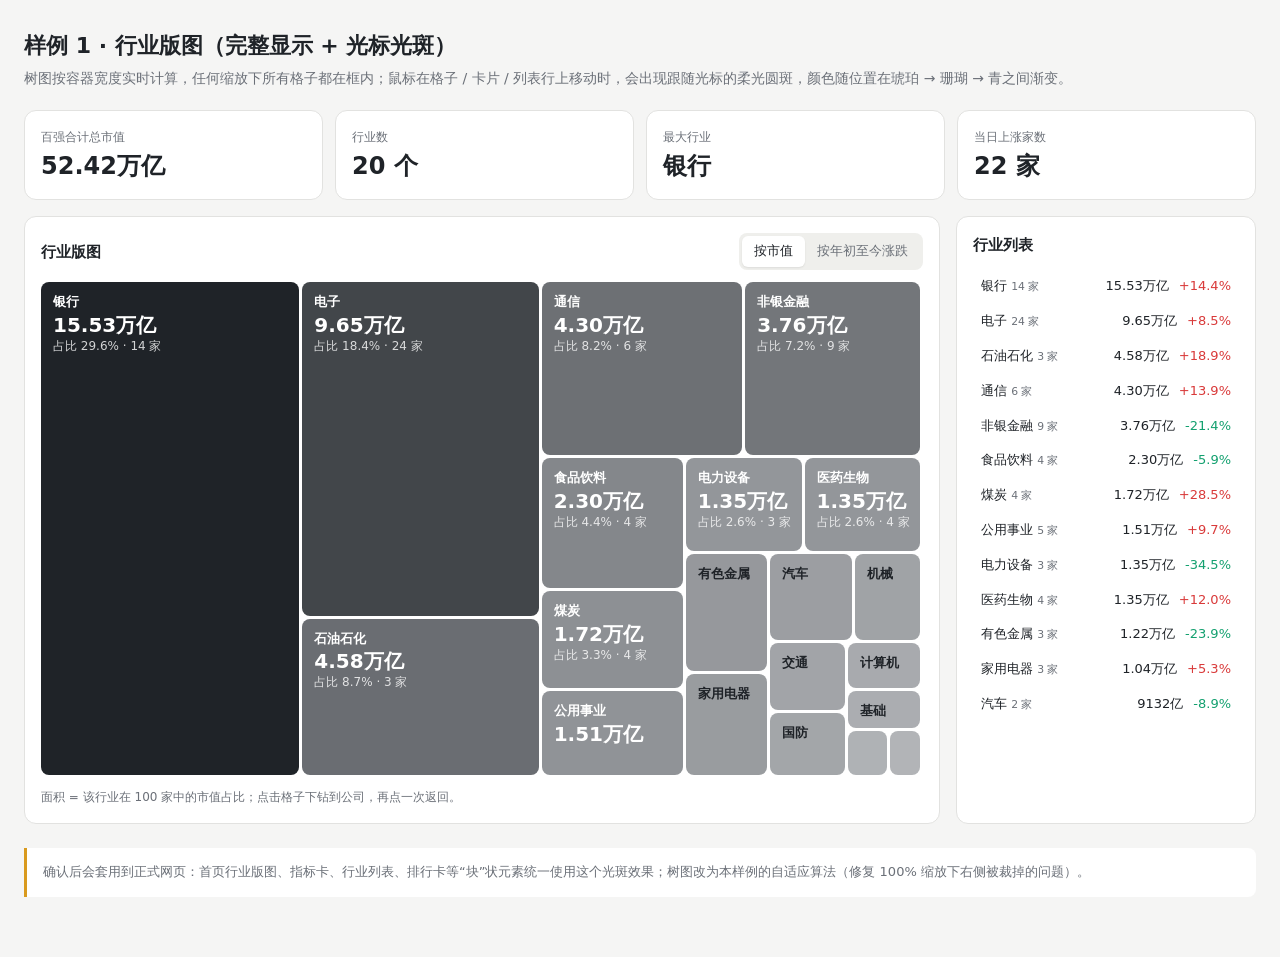
<file: ashare100/ashare100/web/samples/treemap-glow.html>
<!doctype html>
<html lang="zh-CN"><head><meta charset="utf-8"><meta name="viewport" content="width=device-width,initial-scale=1">
<title>行业版图样例</title>
<style>
:root{--paper:#F5F5F4;--surface:#fff;--ink:#1F2328;--muted:#6B7078;--border:#E2E2E0;--amber:#D99A1E;--up:#D93A3A;--down:#13A06F}
*{box-sizing:border-box}
body{margin:0;background:var(--paper);color:var(--ink);font:14px/1.6 "PingFang SC","Microsoft YaHei",system-ui,sans-serif}
.wrap{max-width:1280px;margin:0 auto;padding:28px 24px 60px}
h1{margin:0 0 4px;font-size:22px}.lead{margin:0 0 20px;color:var(--muted)}
.layout{display:grid;grid-template-columns:minmax(0,1fr) 300px;gap:16px}
@media(max-width:960px){.layout{grid-template-columns:1fr}}
.panel{background:var(--surface);border:1px solid var(--border);border-radius:12px;padding:16px;min-width:0}
.panel header{display:flex;align-items:center;gap:12px;margin-bottom:12px}
.panel h2{margin:0;font-size:15px}
.seg{margin-left:auto;display:flex;background:#EFEFEC;border-radius:8px;padding:3px}
.seg button{border:0;background:none;padding:5px 12px;border-radius:6px;font:inherit;font-size:13px;color:var(--muted);cursor:pointer}
.seg button.on{background:#fff;color:var(--ink);box-shadow:0 1px 2px rgba(0,0,0,.08)}
/* 树图：容器宽度自适应，所有格子都在框内 */
.tm{position:relative;width:100%;aspect-ratio:16/9;min-height:320px}
.tile{position:absolute;overflow:hidden;border-radius:8px;padding:10px 12px;cursor:pointer;color:#fff;
  background:var(--bg);isolation:isolate;transition:transform .25s cubic-bezier(.2,.7,.2,1),box-shadow .25s}
/* 光标光斑：径向渐变跟随鼠标，颜色随所在位置变化 */
.tile::before{content:'';position:absolute;inset:0;z-index:-1;opacity:0;transition:opacity .3s;
  background:radial-gradient(220px circle at var(--mx,50%) var(--my,50%),var(--glow,rgba(217,154,30,.75)),transparent 65%)}
.tile::after{content:'';position:absolute;inset:0;z-index:-1;border-radius:inherit;opacity:0;transition:opacity .3s;
  background:radial-gradient(120px circle at var(--mx,50%) var(--my,50%),rgba(255,255,255,.35),transparent 70%);mix-blend-mode:overlay}
.tile:hover{transform:translateY(-2px);box-shadow:0 10px 24px rgba(31,35,40,.25);z-index:2}
.tile:hover::before,.tile:hover::after{opacity:1}
.tile .n{font-weight:600;font-size:13px;white-space:nowrap}
.tile .v{font-weight:700;font-size:20px;line-height:1.2;white-space:nowrap}
.tile .s{font-size:12px;opacity:.8;white-space:nowrap}
.tile.light{color:var(--ink)}
.foot{margin-top:10px;font-size:12px;color:var(--muted)}
/* 同一光斑也用在其他卡片上 */
.cards{display:grid;grid-template-columns:repeat(4,1fr);gap:12px;margin-bottom:16px}
.card{position:relative;overflow:hidden;isolation:isolate;background:var(--surface);border:1px solid var(--border);border-radius:12px;padding:14px 16px;cursor:default}
.card::before{content:'';position:absolute;inset:0;z-index:-1;opacity:0;transition:opacity .3s;
  background:radial-gradient(260px circle at var(--mx) var(--my),var(--glow,rgba(217,154,30,.22)),transparent 60%)}
.card:hover::before{opacity:1}
.card small{color:var(--muted);font-size:12px}.card b{display:block;font-size:24px}
.list{max-height:460px;overflow:auto}
.row{position:relative;isolation:isolate;display:grid;grid-template-columns:1fr auto auto;gap:10px;padding:7px 8px;border-radius:6px;font-size:13px;cursor:pointer;overflow:hidden}
.row::before{content:'';position:absolute;inset:0;z-index:-1;opacity:0;transition:opacity .25s;background:radial-gradient(160px circle at var(--mx) var(--my),var(--glow,rgba(217,154,30,.25)),transparent 70%)}
.row:hover::before,.row.hl::before{opacity:1}
.row small{color:var(--muted)}.up{color:var(--up)}.dn{color:var(--down)}
.tipbox{position:fixed;pointer-events:none;z-index:9;background:#1F2328;color:#fff;border-radius:10px;padding:10px 12px;font-size:12px;min-width:200px;opacity:0;transition:opacity .15s;box-shadow:0 12px 30px rgba(0,0,0,.3)}
.tipbox b{font-size:14px}.tipbox .r{display:flex;justify-content:space-between;gap:16px}
.note{margin-top:24px;padding:14px 16px;border-left:3px solid var(--amber);background:#fff;border-radius:0 8px 8px 0;color:var(--muted);font-size:13px}
</style></head><body>
<div class="wrap">
<h1>样例 1 · 行业版图（完整显示 + 光标光斑）</h1>
<p class="lead">树图按容器宽度实时计算，任何缩放下所有格子都在框内；鼠标在格子 / 卡片 / 列表行上移动时，会出现跟随光标的柔光圆斑，颜色随位置在琥珀 → 珊瑚 → 青之间渐变。</p>
<div class="cards" id="cards"></div>
<div class="layout">
  <section class="panel"><header><h2>行业版图</h2><div class="seg" id="seg"><button data-m="mv" class="on">按市值</button><button data-m="ytd">按年初至今涨跌</button></div></header>
    <div class="tm" id="tm"></div><div class="foot">面积 = 该行业在 100 家中的市值占比；点击格子下钻到公司，再点一次返回。</div></section>
  <section class="panel"><header><h2>行业列表</h2></header><div class="list" id="list"></div></section>
</div>
<div class="note">确认后会套用到正式网页：首页行业版图、指标卡、行业列表、排行卡等“块”状元素统一使用这个光斑效果；树图改为本样例的自适应算法（修复 100% 缩放下右侧被裁掉的问题）。</div>
</div>
<div class="tipbox" id="tip"></div>
<script src="../data.js"></script>
<script>
const C=window.__DATA__.companies, codes=Object.keys(C);
const money=v=>v>=1e12?(v/1e12).toFixed(2)+'万亿':(v/1e8).toFixed(0)+'亿';
const sp=v=>v==null?'—':(v>0?'+':'')+v.toFixed(1)+'%';
const rows=codes.map(k=>({k,name:C[k].identity.name_abbr,ind:C[k].identity.industry_sw1,mv:C[k].market.total_mv||0,ytd:C[k].market.ytd_return}));
const tot=rows.reduce((s,r)=>s+r.mv,0);
const byInd={};rows.forEach(r=>(byInd[r.ind]||=[]).push(r));
const inds=Object.entries(byInd).map(([n,rs])=>{const mv=rs.reduce((s,r)=>s+r.mv,0);const w=rs.filter(r=>r.ytd!=null);return{n,rs:rs.sort((a,b)=>b.mv-a.mv),mv,share:mv/tot*100,ytd:w.length?w.reduce((s,r)=>s+r.ytd*r.mv,0)/w.reduce((s,r)=>s+r.mv,0):null}}).sort((a,b)=>b.mv-a.mv);
// 光斑颜色：按光标在页面中的横向位置在三色之间插值
const STOPS=[[217,154,30],[232,106,84],[38,166,154]];
function glowAt(x,a){const t=Math.max(0,Math.min(1,x/innerWidth))*2,i=Math.min(1,Math.floor(t)),f=t-i,c=STOPS[i].map((v,j)=>Math.round(v+(STOPS[i+1][j]-v)*f));return`rgba(${c},${a})`}
document.addEventListener('pointermove',e=>{const el=e.target.closest('.tile,.card,.row');if(!el)return;const r=el.getBoundingClientRect();el.style.setProperty('--mx',e.clientX-r.left+'px');el.style.setProperty('--my',e.clientY-r.top+'px');el.style.setProperty('--glow',glowAt(e.clientX,el.classList.contains('tile')?.7:.25))});
// 指标卡
document.getElementById('cards').innerHTML=[['百强合计总市值',money(tot)],['行业数',inds.length+' 个'],['最大行业',inds[0].n],['当日上涨家数',rows.filter(r=>C[r.k].market.change_pct>0).length+' 家']].map(([a,b])=>`<div class="card"><small>${a}</small><b>${b}</b></div>`).join('');
// squarify
function squarify(vals,x,y,w,h){const out=[];let items=vals.map((v,i)=>({v,i}));const total=vals.reduce((a,b)=>a+b,0);items.forEach(it=>it.a=it.v/total*w*h);
 function worst(row,s){const sum=row.reduce((a,b)=>a+b.a,0),mx=Math.max(...row.map(r=>r.a)),mn=Math.min(...row.map(r=>r.a));return Math.max(s*s*mx/(sum*sum),sum*sum/(s*s*mn))}
 while(items.length){const s=Math.min(w,h);let row=[items[0]],k=1;while(k<items.length&&worst([...row,items[k]],s)<=worst(row,s)){row.push(items[k]);k++}
  const sum=row.reduce((a,b)=>a+b.a,0);if(w>=h){const rw=sum/h;let yy=y;row.forEach(r=>{const rh=r.a/rw;out[r.i]={x,y:yy,w:rw,h:rh};yy+=rh});x+=rw;w-=rw}else{const rh=sum/w;let xx=x;row.forEach(r=>{const rw=r.a/rh;out[r.i]={x:xx,y,w:rw,h:rh};xx+=rw});y+=rh;h-=rh}items=items.slice(k)}return out}
const host=document.getElementById('tm');let mode='mv',drill=null;
const grey=t=>{const a=[214,216,219],b=[31,35,40];t=Math.sqrt(t);return`rgb(${a.map((c,i)=>Math.round(c+(b[i]-c)*(.1+.9*t)))})`};
const mkt=v=>{if(v==null)return'#D6D8DB';const k=Math.min(1,Math.abs(v)/40),c=v>=0?[217,58,58]:[19,160,111];return`rgb(${c.map(x=>Math.round(244-(244-x)*(.25+.75*k)))})`};
const lum=c=>{const[r,g,b]=c.match(/\d+/g).map(Number);return(r*299+g*587+b*114)/1000};
function draw(){const W=host.clientWidth,H=host.clientHeight,G=3;
 const items=drill?drill.rs.map(r=>({n:r.name,mv:r.mv,share:r.mv/drill.mv*100,ytd:r.ytd})):inds;
 const max=Math.max(...items.map(i=>i.mv)),rects=squarify(items.map(i=>i.mv),0,0,W,H);
 host.innerHTML=items.map((it,i)=>{const r=rects[i],w=r.w-G,h=r.h-G,bg=mode==='mv'?grey(it.mv/max):mkt(it.ytd);
  // 名称放不下时先用前两个字，再放不下就不显示（悬停可看）；不截断
  const fit=s=>s.length*13+24<=w, label=h>24?(fit(it.n)?it.n:fit(it.n.slice(0,2))?it.n.slice(0,2):''):'';
  const big=w>90&&h>64&&fit('00.00万亿'),sub=w>110&&h>88;
  return`<div class="tile${lum(bg)>150?' light':''}" data-i="${i}" style="left:${r.x}px;top:${r.y}px;width:${w}px;height:${h}px;--bg:${bg}">${label?`<div class="n">${label}</div>`:''}${big?`<div class="v">${money(it.mv)}</div>`:''}${sub?`<div class="s">${mode==='mv'?'占比 '+it.share.toFixed(1)+'%':'年初至今 '+sp(it.ytd)}${it.rs?' · '+it.rs.length+' 家':''}</div>`:''}</div>`}).join('');
 host._items=items}
new ResizeObserver(draw).observe(host);
document.getElementById('seg').onclick=e=>{const b=e.target.closest('button');if(!b)return;mode=b.dataset.m;document.querySelectorAll('#seg button').forEach(x=>x.classList.toggle('on',x===b));draw()};
host.onclick=e=>{const t=e.target.closest('.tile');if(!t)return;drill=drill?null:inds[+t.dataset.i];draw()};
const tip=document.getElementById('tip');
host.onmousemove=e=>{const t=e.target.closest('.tile');if(!t){tip.style.opacity=0;return}const it=host._items[+t.dataset.i];tip.innerHTML=`<b>${it.n}</b><div class="r"><span>总市值</span><span>${money(it.mv)}</span></div><div class="r"><span>占比</span><span>${it.share.toFixed(1)}%</span></div><div class="r"><span>年初至今</span><span>${sp(it.ytd)}</span></div>${it.rs?`<div style="margin-top:6px;opacity:.7">${it.rs.slice(0,5).map(r=>r.name).join('、')}${it.rs.length>5?' 等':''}</div>`:''}`;tip.style.left=Math.min(e.clientX+16,innerWidth-230)+'px';tip.style.top=e.clientY+16+'px';tip.style.opacity=1};
host.onmouseleave=()=>tip.style.opacity=0;
document.getElementById('list').innerHTML=inds.map((d,i)=>`<div class="row" data-i="${i}"><span>${d.n} <small>${d.rs.length} 家</small></span><span>${money(d.mv)}</span><span class="${d.ytd>0?'up':'dn'}">${sp(d.ytd)}</span></div>`).join('');
</script></body></html>
</file>
<file: ashare100/ashare100/web/style.css>
/* ============================================================
   A股百强 · Editorial Finance 设计系统
   所有页面只引用下面的变量，不在组件里另起主色
   ============================================================ */
:root{
  /* 颜色 */
  --color-paper:#F5F5F4;
  --color-surface:#FFFFFF;
  --color-brand:#1F2328;
  --color-brand-secondary:#A86A12;
  --color-brand-soft:#EFEFEC;
  --color-text-primary:#1F2328;
  --color-text-secondary:#4B5058;
  --color-text-faint:#6B7078;
  --color-border:#E2E2E0;
  --color-border-strong:#C9CBCE;
  --color-market-up:#D93A3A;     /* A 股：红涨 */
  --color-market-down:#13A06F;   /* A 股：绿跌 */
  --color-warning:#B7791F;

  /* 图表分类色（与涨跌色分离） */
  --chart-1:#2B3036;
  --chart-2:#D99A1E;
  --chart-3:#8A9099;
  --chart-4:#C9CCD1;
  --chart-5:#5A6068;

  /* 字体 */
  --font-sans:"PingFang SC","Hiragino Sans GB","Microsoft YaHei","Noto Sans SC",system-ui,-apple-system,sans-serif;
  --font-serif:var(--font-sans);
  --font-mono:ui-monospace,SFMono-Regular,Menlo,Consolas,monospace;

  /* 字号 */
  --fs-xs:12px;
  --fs-sm:13px;
  --fs-body:15px;
  --fs-lg:17px;
  --fs-metric:28px;
  --fs-h2:24px;
  --fs-h1:42px;
  --lh-body:1.7;

  /* 间距：4px 体系 */
  --sp-1:4px; --sp-2:8px; --sp-3:12px; --sp-4:16px; --sp-5:20px;
  --sp-6:24px; --sp-8:32px; --sp-10:40px; --sp-12:48px; --sp-16:64px;

  /* 形状 */
  --radius-sm:4px;
  --radius:8px;
  --shadow-pop:0 12px 32px rgba(31,35,40,.10);

  /* 布局 */
  --content-max:1200px;
  --gutter:40px;
  --topbar-h:60px;

  --ease:cubic-bezier(.2,.7,.2,1);
}

*{box-sizing:border-box}
html{-webkit-text-size-adjust:100%;scroll-behavior:smooth}
body{
  margin:0;background:var(--color-paper);color:var(--color-text-primary);
  font:var(--fs-body)/var(--lh-body) var(--font-sans);
  font-variant-numeric:tabular-nums;
  -webkit-font-smoothing:antialiased;
}
a{color:inherit;text-decoration:none}
button{font:inherit;color:inherit;background:none;border:0;padding:0;cursor:pointer}
input{font:inherit;color:inherit}
::selection{background:var(--color-brand);color:#fff}
:focus-visible{outline:2px solid var(--color-brand-secondary);outline-offset:2px;border-radius:2px}

.wrap{max-width:var(--content-max);margin:0 auto;padding:0 var(--gutter)}
.mono{font-family:var(--font-mono);font-size:.88em;letter-spacing:.01em}
.muted{color:var(--color-text-secondary)}
.faint{color:var(--color-text-faint)}
.up{color:var(--color-market-up)}
.down{color:var(--color-market-down)}
.flat{color:var(--color-text-secondary)}
.empty{font-size:var(--fs-sm);color:var(--color-text-faint);padding:var(--sp-4) 0}

/* ---------- 顶栏 SiteHeader ---------- */
.topbar{
  position:sticky;top:0;z-index:30;height:var(--topbar-h);
  background:rgba(247,246,240,.88);backdrop-filter:saturate(160%) blur(12px);
  border-bottom:1px solid var(--color-border);
}
.topbar .bar{display:flex;align-items:center;gap:var(--sp-5);height:100%}
.logo{font-family:var(--font-serif);font-size:18px;font-weight:700;color:var(--color-brand);letter-spacing:.06em;white-space:nowrap}
.logo small{font-family:var(--font-sans);font-weight:400;font-size:var(--fs-xs);color:var(--color-text-faint);letter-spacing:.02em;margin-left:var(--sp-2)}
.crumb{font-size:var(--fs-sm);color:var(--color-text-secondary);white-space:nowrap;overflow:hidden;text-overflow:ellipsis}
.crumb b{color:var(--color-text-primary);font-weight:500}
.crumb .mono{margin-left:var(--sp-2);color:var(--color-text-faint)}

/* ---------- 搜索 SearchInput ---------- */
.jump{margin-left:auto;position:relative;width:280px;flex:none}
.jump input{
  width:100%;height:36px;border:1px solid var(--color-border);border-radius:var(--radius);
  background:var(--color-surface);padding:0 var(--sp-3) 0 32px;font-size:var(--fs-sm);outline:none;
  transition:border-color .2s,box-shadow .2s;
}
.jump input:focus{border-color:var(--color-brand-secondary);box-shadow:0 0 0 3px var(--color-brand-soft)}
.jump::before{content:'';position:absolute;left:11px;top:11px;width:10px;height:10px;border:1.5px solid var(--color-text-faint);border-radius:50%}
.jump::after{content:'';position:absolute;left:21px;top:22px;width:5px;height:1.5px;background:var(--color-text-faint);transform:rotate(45deg)}
.drop{
  position:absolute;right:0;top:42px;width:100%;min-width:280px;background:var(--color-surface);
  border:1px solid var(--color-border);border-radius:var(--radius);box-shadow:var(--shadow-pop);
  overflow:hidden;opacity:0;transform:translateY(-4px);pointer-events:none;transition:opacity .15s,transform .15s;
}
.drop.on{opacity:1;transform:none;pointer-events:auto}
.drop .hd{padding:var(--sp-2) var(--sp-4);font-size:var(--fs-xs);color:var(--color-text-faint);border-bottom:1px solid var(--color-border)}
.drop a{display:flex;align-items:center;gap:var(--sp-3);padding:10px var(--sp-4);font-size:var(--fs-sm);border-bottom:1px solid var(--color-border)}
.drop a:last-child{border-bottom:0}
.drop a.act,.drop a:hover{background:var(--color-brand-soft)}
.drop .c{margin-left:auto;font-family:var(--font-mono);font-size:var(--fs-xs);color:var(--color-text-faint)}
.drop .ind{font-size:var(--fs-xs);color:var(--color-text-faint)}
.drop .none{padding:14px var(--sp-4);font-size:var(--fs-sm);color:var(--color-text-secondary)}

/* 站点导航 */
.sitenav{display:flex;gap:var(--sp-1)}
.sitenav a{padding:6px 12px;border-radius:999px;font-size:var(--fs-sm);color:var(--color-text-secondary);transition:background .2s,color .2s}
.sitenav a:hover{color:var(--color-brand)}
.sitenav a.on{background:var(--color-brand-soft);color:var(--color-brand);font-weight:500}
.kicker{font-size:var(--fs-xs);letter-spacing:.14em;color:var(--color-brand-secondary);font-weight:600}
.lede{color:var(--color-text-secondary);margin:var(--sp-3) 0 0;max-width:56ch;font-size:var(--fs-lg)}
.morelink{font-size:var(--fs-sm);color:var(--color-brand-secondary);white-space:nowrap}
.morelink:hover{color:var(--color-brand)}

/* ---------- 首页 ---------- */
.home{padding-bottom:var(--sp-16)}
.masthero{padding:72px 0 var(--sp-12);position:relative}
.masthero h1{margin:var(--sp-4) 0 0;font-family:var(--font-serif);font-size:56px;line-height:1.15;font-weight:700;color:var(--color-brand);letter-spacing:.01em}
.bigsearch{position:relative;margin-top:var(--sp-8);max-width:720px}
.bigsearch input{width:100%;height:60px;padding:0 var(--sp-5) 0 54px;border:1.5px solid var(--color-border-strong);border-radius:12px;background:var(--color-surface);font-size:19px;outline:none;transition:border-color .2s,box-shadow .2s}
.bigsearch input:focus{border-color:var(--color-brand);box-shadow:0 0 0 4px var(--color-brand-soft)}
.bigsearch input::placeholder{color:#A3A7AD}
.bigsearch::before{content:'';position:absolute;left:22px;top:20px;width:15px;height:15px;border:2px solid var(--color-brand-secondary);border-radius:50%}
.bigsearch::after{content:'';position:absolute;left:36px;top:36px;width:8px;height:2px;background:var(--color-brand-secondary);transform:rotate(45deg)}
.bigsearch .drop{top:66px;font-size:var(--fs-body)}
.bigsearch .drop a{padding:12px var(--sp-5)}
.hot{margin-top:var(--sp-4);display:flex;flex-wrap:wrap;align-items:center;gap:var(--sp-2);font-size:var(--fs-sm);color:var(--color-text-faint)}
.hot a{padding:3px 12px;border:1px solid var(--color-border);border-radius:999px;color:var(--color-text-secondary);background:var(--color-surface);transition:all .2s}
.hot a:hover{border-color:var(--color-brand-secondary);color:var(--color-brand)}
.hot.favs a{background:var(--color-brand-soft);border-color:transparent;color:var(--color-brand)}

.statstrip{display:grid;grid-template-columns:repeat(4,minmax(0,1fr)) 1.6fr;background:var(--color-surface);border:1px solid var(--color-border);border-radius:var(--radius)}
.statstrip>div{padding:var(--sp-5) var(--sp-6);border-left:1px solid var(--color-border);min-width:0}
.statstrip>div:first-child{border-left:0}
.statstrip .k{font-size:var(--fs-xs);color:var(--color-text-secondary)}
.statstrip .v{margin-top:6px;font-size:26px;font-weight:600;color:var(--color-brand);white-space:nowrap}
.statstrip .v .up,.statstrip .v .down{font-weight:600}
.statstrip .v.up{color:var(--color-market-up)}
.statstrip .v.down{color:var(--color-market-down)}
.statstrip .slash{margin:0 6px;color:var(--color-border-strong);font-weight:400}
.statstrip .s{margin-top:2px;font-size:var(--fs-xs);color:var(--color-text-faint)}
.bstack{display:flex;height:14px;margin:12px 0 10px;border-radius:3px;overflow:hidden}
.bstack i{display:block;height:100%;border-right:2px solid var(--color-surface)}
.blegend{display:flex;flex-wrap:wrap;gap:4px 14px;font-size:var(--fs-xs);color:var(--color-text-secondary)}
.blegend i{display:inline-block;width:8px;height:8px;border-radius:2px;margin-right:5px}

.hsec{margin-top:var(--sp-16)}
.hsec>header{display:flex;align-items:flex-end;flex-wrap:wrap;gap:var(--sp-3) var(--sp-6);padding-bottom:var(--sp-4);margin-bottom:var(--sp-5);border-bottom:2px solid var(--color-brand)}
.hsec h2{margin:var(--sp-1) 0 0;font-family:var(--font-serif);font-size:30px;font-weight:700;color:var(--color-brand)}
.hsec>header>.tabs,.hsec>header>.note,.hsec>header>.morelink{margin-left:auto}
.hsec>header>.note{font-size:var(--fs-xs);color:var(--color-text-faint)}

/* 矩形树图 */
.tm-bar{display:flex;flex-wrap:wrap;align-items:center;gap:var(--sp-2) var(--sp-4);margin-bottom:var(--sp-3);min-height:32px}
.crumbs{display:flex;flex-wrap:wrap;align-items:center;gap:var(--sp-2) var(--sp-4);font-size:var(--fs-sm)}
.crumbs b{font-weight:600;color:var(--color-brand)}
.crumbs button{height:30px;padding:0 12px;border:1px solid var(--color-border);border-radius:999px;background:var(--color-surface);font-size:var(--fs-sm);color:var(--color-text-secondary)}
.crumbs button:hover{border-color:var(--color-brand-secondary);color:var(--color-brand)}
.tm-legend{margin-left:auto;display:flex;gap:var(--sp-3);font-size:var(--fs-xs);color:var(--color-text-faint)}
.lgd i{display:inline-block;width:12px;height:12px;border-radius:2px;margin-right:5px;vertical-align:-2px;border:1px solid rgba(0,0,0,.05)}
.treemap{position:relative;border-radius:var(--radius);overflow:hidden;background:var(--color-surface)}
.tile{position:absolute;display:flex;flex-direction:column;justify-content:flex-start;align-items:flex-start;gap:2px;padding:10px 12px;text-align:left;overflow:hidden;border:1.5px solid var(--color-paper);border-radius:6px;transition:filter .2s,transform .2s;animation:tilein .55s var(--ease) both;animation-delay:var(--d,0ms)}
.tile:hover{filter:brightness(1.08) saturate(1.05);z-index:2;box-shadow:0 0 0 2px var(--color-brand) inset}
.tile:focus-visible{outline:2px solid var(--color-warning);outline-offset:-3px}
.tile.mini{justify-content:center}
.tile .tn{font-size:var(--fs-sm);font-weight:600;line-height:1.3;white-space:nowrap;max-width:100%;overflow:hidden;text-overflow:ellipsis}
.tile .tv{font-size:20px;font-weight:600;line-height:1.2}
.tile .ts{font-size:var(--fs-xs);opacity:.85;white-space:nowrap}
.still .tile{animation:none}
@keyframes tilein{from{opacity:0;transform:scale(.94)}to{opacity:1;transform:none}}

/* 数据观察 */
.obsgrid{display:grid;grid-template-columns:repeat(3,minmax(0,1fr));gap:var(--sp-4)}
.obs{padding:var(--sp-5) var(--sp-5) var(--sp-3);background:var(--color-surface);border:1px solid var(--color-border);border-radius:var(--radius)}
.obs header{display:flex;align-items:baseline;justify-content:space-between;margin-bottom:var(--sp-3)}
.obs h3{margin:0;font-size:var(--fs-body);font-weight:600}
.obs header span{font-size:var(--fs-xs);color:var(--color-text-faint)}
.obs-row{display:grid;grid-template-columns:18px minmax(0,1fr) 64px 76px;gap:var(--sp-3);align-items:center;padding:8px 6px;border-top:1px solid var(--color-border);border-radius:var(--radius-sm);font-size:var(--fs-sm);transition:background .15s}
.obs-row:hover{background:var(--color-brand-soft)}
.obs-row .i{font-family:var(--font-mono);font-size:var(--fs-xs);color:var(--color-text-faint)}
.obs-row .n{overflow:hidden;text-overflow:ellipsis;white-space:nowrap}
.obs-row .n small{margin-left:6px;font-size:var(--fs-xs);color:var(--color-text-faint)}
.obs-row .b{height:6px;border-radius:3px;background:var(--color-brand-soft);overflow:hidden}
.obs-row .b i{display:block;height:100%;border-radius:3px;background:var(--color-brand-secondary);transform-origin:left;transform:scaleX(0);transition:transform .8s var(--ease);transition-delay:var(--d,0ms)}
.obs-row .b i.up{background:var(--color-market-up)}
.obs-row .b i.down{background:var(--color-market-down)}
.obs.in .obs-row .b i{transform:none}
.obs-row .v{text-align:right;font-weight:500;white-space:nowrap}

/* 榜单表 */
.rank-tbl{min-width:640px}
.rank-tbl tbody tr{cursor:pointer}
.rank-tbl tbody tr:focus{outline:none;background:var(--color-brand-soft);box-shadow:inset 3px 0 0 var(--color-brand)}
.rank-tbl td.rk{font-family:var(--font-mono);font-size:var(--fs-xs);color:var(--color-text-faint);width:44px}
.rank-tbl td.nm{text-align:left}
.rank-tbl td.nm a{font-weight:500;color:var(--color-text-primary)}
.rank-tbl tr:hover td.nm a{color:var(--color-brand)}
.rank-tbl td.nm small{display:block;font-size:var(--fs-xs);color:var(--color-text-faint);font-family:var(--font-mono)}
.rank-tbl th:nth-child(2),.rank-tbl th:nth-child(3),.rank-tbl td:nth-child(3){text-align:left}
.rank-tbl td.sorted{background:rgba(233,237,229,.45);font-weight:500}
.spark{display:inline-block;vertical-align:middle;overflow:visible}
.spark path{fill:none;stroke-width:1.6;stroke-linejoin:round}
.spark .sp-up{stroke:var(--color-brand)}
.spark circle.sp-up{fill:var(--color-brand);stroke:none}
.spark .sp-dn{stroke:var(--color-warning)}
.spark circle.sp-dn{fill:var(--color-warning);stroke:none}

/* ---------- 榜单页 ---------- */
.listpage{padding-top:var(--sp-12);padding-bottom:var(--sp-16)}
.ptitle{margin:var(--sp-2) 0 0;font-family:var(--font-serif);font-size:var(--fs-h1);color:var(--color-brand);font-weight:700;line-height:1.2}
.filters{position:sticky;top:var(--topbar-h);z-index:10;display:flex;flex-wrap:wrap;align-items:center;gap:var(--sp-2) var(--sp-3);margin-top:var(--sp-8);padding:var(--sp-3) 0;background:var(--color-paper)}
.fsearch input,.filters select{height:36px;border:1px solid var(--color-border);border-radius:var(--radius);background:var(--color-surface);padding:0 var(--sp-3);font-size:var(--fs-sm);outline:none}
.fsearch input{width:220px}
.fsearch input:focus,.filters select:focus{border-color:var(--color-brand-secondary);box-shadow:0 0 0 3px var(--color-brand-soft)}
.segctl{display:inline-flex;padding:3px;background:var(--color-brand-soft);border-radius:var(--radius)}
.segctl button{height:30px;padding:0 12px;border-radius:6px;font-size:var(--fs-sm);color:var(--color-text-secondary)}
.segctl button[aria-pressed="true"]{background:var(--color-surface);color:var(--color-brand);font-weight:500;box-shadow:0 1px 2px rgba(31,35,40,.12)}
.reset{height:36px;padding:0 12px;font-size:var(--fs-sm);color:var(--color-brand-secondary)}
.reset:hover{color:var(--color-brand)}
.lcount{margin-left:auto;font-size:var(--fs-sm);color:var(--color-text-secondary)}
.rank-tbl.full{min-width:1080px}
.rank-tbl.full thead th{position:sticky;top:0;z-index:2}
.rank-tbl th button{display:inline-flex;align-items:center;gap:4px;font-weight:500;color:inherit;white-space:nowrap}
.rank-tbl th button:hover{color:var(--color-brand)}
.rank-tbl th button i{width:0;height:0;border:4px solid transparent;border-top-color:var(--color-border-strong);margin-top:4px;opacity:.7}
.rank-tbl th[aria-sort="descending"] button{color:var(--color-brand)}
.rank-tbl th[aria-sort="descending"] button i{border-top-color:var(--color-brand);opacity:1}
.rank-tbl th[aria-sort="ascending"] button{color:var(--color-brand)}
.rank-tbl th[aria-sort="ascending"] button i{border-top-color:transparent;border-bottom-color:var(--color-brand);margin-top:-4px;opacity:1}
.indlink{font-size:var(--fs-sm);color:var(--color-text-secondary);border-bottom:1px dashed var(--color-border-strong)}
.indlink:hover{color:var(--color-brand);border-color:var(--color-brand)}
.emptyrow{text-align:center!important;padding:var(--sp-10)!important;color:var(--color-text-secondary)}
.emptyrow button{color:var(--color-brand-secondary)}

/* ---------- 详情页布局 ---------- */
.report{display:grid;grid-template-columns:148px minmax(0,1fr);gap:var(--sp-12);padding-top:var(--sp-12);padding-bottom:120px}
.secnav{position:sticky;top:calc(var(--topbar-h) + 32px);align-self:start;display:flex;flex-direction:column;gap:2px;border-left:1px solid var(--color-border)}
.secnav a{position:relative;padding:6px 0 6px var(--sp-4);font-size:var(--fs-sm);color:var(--color-text-faint);transition:color .2s}
.secnav a::before{content:'';position:absolute;left:-1px;top:6px;bottom:6px;width:2px;background:var(--color-brand);transform:scaleY(0);transition:transform .25s var(--ease)}
.secnav a:hover{color:var(--color-text-primary)}
.secnav a.on{color:var(--color-brand);font-weight:500}
.secnav a.on::before{transform:scaleY(1)}
.main{min-width:0}

/* ---------- 身份区 CompanyIdentity ---------- */
.hero{position:relative}
.hero .eyebrow{display:flex;flex-wrap:wrap;gap:var(--sp-2);align-items:center;margin-bottom:var(--sp-4)}
.tag{display:inline-flex;align-items:center;height:24px;padding:0 10px;border-radius:999px;font-size:var(--fs-xs);border:1px solid var(--color-border);color:var(--color-text-secondary);background:var(--color-surface)}
.tag.brand{background:var(--color-brand-soft);border-color:transparent;color:var(--color-brand)}
.tag.warn{color:var(--color-warning);border-color:#E6D5B8;background:#FBF6EC}
.tag.code{font-family:var(--font-mono)}
.hero .title{display:flex;align-items:flex-start;gap:var(--sp-5)}
.hero h1{margin:0;font-family:var(--font-serif);font-size:var(--fs-h1);line-height:1.15;font-weight:700;color:var(--color-brand);letter-spacing:.01em}
.hero .full{margin-top:var(--sp-2);font-size:var(--fs-sm);color:var(--color-text-secondary)}
.fav{margin-left:auto;flex:none;display:inline-flex;align-items:center;gap:6px;height:34px;padding:0 14px;border:1px solid var(--color-border);border-radius:999px;background:var(--color-surface);font-size:var(--fs-sm);color:var(--color-text-secondary);transition:all .2s}
.fav:hover{border-color:var(--color-brand-secondary);color:var(--color-brand)}
.fav svg{width:15px;height:15px;fill:none;stroke:currentColor;stroke-width:1.6;transition:transform .3s var(--ease)}
.fav.on{background:var(--color-brand);border-color:var(--color-brand);color:#fff}
.fav.on svg{fill:#fff;transform:scale(1.15)}
.hero .sum{margin:var(--sp-5) 0 0;max-width:62ch;font-size:var(--fs-lg);line-height:1.6;color:var(--color-text-primary)}
.stampline{margin-top:var(--sp-4);font-size:var(--fs-xs);color:var(--color-text-faint);display:flex;flex-wrap:wrap;gap:var(--sp-1) var(--sp-4)}
.stampline span::before{content:'';display:inline-block;width:6px;height:6px;border-radius:50%;background:var(--color-brand-secondary);margin-right:6px;vertical-align:1px}

/* ---------- 核心指标 MetricCard ---------- */
.metrics{display:grid;grid-template-columns:1.5fr repeat(5,1fr);margin-top:var(--sp-10);background:var(--color-surface);border:1px solid var(--color-border);border-radius:var(--radius)}
.metric{padding:var(--sp-5) var(--sp-5);border-left:1px solid var(--color-border);min-width:0}
.metric:first-child{border-left:0}
.metric .k{font-size:var(--fs-xs);color:var(--color-text-secondary);letter-spacing:.04em}
.metric .v{margin-top:var(--sp-2);font-size:24px;line-height:1.15;font-weight:500;white-space:nowrap}
.metric .s{margin-top:var(--sp-1);font-size:var(--fs-xs);color:var(--color-text-faint);white-space:nowrap;overflow:hidden;text-overflow:ellipsis}
.metric.big .v{font-size:var(--fs-metric);font-weight:600;display:flex;flex-wrap:wrap;align-items:center;column-gap:var(--sp-2);row-gap:4px;white-space:normal}
.metric.big .v>span{white-space:nowrap}
.metric.big .v .chg{margin-left:0}
.chg{display:inline-flex;align-items:center;gap:3px;margin-left:var(--sp-2);font-size:var(--fs-sm);font-weight:500;padding:2px 8px;border-radius:var(--radius-sm)}
.chg.up{background:rgba(201,79,73,.09)}
.chg.down{background:rgba(35,130,103,.09)}

/* ---------- 52 周区间 + 区间涨跌 ---------- */
.band{display:grid;grid-template-columns:minmax(0,1.3fr) minmax(0,1fr);gap:var(--sp-10);margin-top:var(--sp-6);padding:var(--sp-6) var(--sp-6) var(--sp-5);background:var(--color-surface);border:1px solid var(--color-border);border-radius:var(--radius)}
.lbl{font-size:var(--fs-sm);color:var(--color-text-secondary)}
.range .track{position:relative;height:6px;border-radius:3px;margin:46px 0 10px;background:linear-gradient(90deg,var(--color-brand-soft),#D5D7DA)}
.range .mk{position:absolute;top:50%;left:0;transition:left 1.1s var(--ease)}
.range .mk i{position:absolute;left:-7px;top:-7px;width:14px;height:14px;border-radius:50%;background:var(--color-brand);border:3px solid var(--color-surface);box-shadow:0 0 0 1px var(--color-brand)}
.range .mk b{position:absolute;bottom:14px;left:0;transform:translateX(-50%);padding:3px 8px;border-radius:var(--radius-sm);background:var(--color-brand);color:#fff;font-size:var(--fs-sm);font-weight:500;white-space:nowrap}
.range .mk b::after{content:'';position:absolute;left:50%;bottom:-4px;margin-left:-4px;border:4px solid transparent;border-bottom:0;border-top-color:var(--color-brand)}
.range .ends{display:flex;justify-content:space-between;font-size:var(--fs-sm)}
.range .ends span{color:var(--color-text-secondary)}
.range .ends em{font-style:normal;font-size:var(--fs-xs);color:var(--color-text-faint);margin-right:6px}
.range .pos{margin-top:var(--sp-2);font-size:var(--fs-xs);color:var(--color-text-faint)}
.rets{display:grid;grid-template-columns:repeat(3,1fr);gap:var(--sp-3);margin-top:var(--sp-4)}
.ret{padding:var(--sp-3) 0 0;border-top:2px solid var(--color-border)}
.ret .k{font-size:var(--fs-xs);color:var(--color-text-secondary)}
.ret .v{margin-top:var(--sp-1);font-size:20px;font-weight:500}
.ret .v.na{font-size:var(--fs-sm);color:var(--color-text-faint);font-weight:400;padding-top:6px}
.ret.up{border-top-color:var(--color-market-up)}
.ret.down{border-top-color:var(--color-market-down)}

/* ---------- 章节 SectionHeader ---------- */
.sec{margin-top:var(--sp-16);scroll-margin-top:calc(var(--topbar-h) + 20px)}
.sec>header{display:flex;align-items:baseline;gap:var(--sp-4);padding-bottom:var(--sp-3);margin-bottom:var(--sp-6);border-bottom:2px solid var(--color-brand)}
.sec h2{margin:0;font-family:var(--font-serif);font-size:var(--fs-h2);font-weight:700;color:var(--color-brand)}
.sec>header .note{margin-left:auto;font-size:var(--fs-xs);color:var(--color-text-faint);text-align:right}
.sub{font-size:var(--fs-sm);font-weight:600;color:var(--color-text-primary);margin:var(--sp-8) 0 var(--sp-3);display:flex;align-items:baseline;gap:var(--sp-3)}
.sub .note{margin-left:auto;font-weight:400;font-size:var(--fs-xs);color:var(--color-text-faint)}
.card{background:var(--color-surface);border:1px solid var(--color-border);border-radius:var(--radius);padding:var(--sp-6)}

/* 档案 */
.facts{display:grid;grid-template-columns:repeat(2,minmax(0,1fr));gap:0 var(--sp-10);margin:0}
.facts div{display:flex;align-items:baseline;gap:var(--sp-4);padding:11px 0;border-bottom:1px solid var(--color-border);min-width:0}
.facts dt{flex:none;width:5.5em;color:var(--color-text-secondary);font-size:var(--fs-sm)}
.facts dd{margin:0;min-width:0;font-size:var(--fs-body);overflow-wrap:anywhere}
.facts dd a{color:var(--color-brand);border-bottom:1px solid var(--color-brand-soft)}
.facts dd a:hover{border-color:var(--color-brand)}
.profile{margin:var(--sp-6) 0 0;max-width:72ch;font-size:var(--fs-body);line-height:1.9;color:var(--color-text-secondary);
  display:-webkit-box;-webkit-line-clamp:4;-webkit-box-orient:vertical;overflow:hidden}
.profile.open{display:block}
.more{margin-top:var(--sp-2);font-size:var(--fs-sm);color:var(--color-brand-secondary)}
.more:hover{color:var(--color-brand)}

/* ---------- 指标切换 Tabs ---------- */
.tabs{display:flex;flex-wrap:wrap;gap:var(--sp-1);padding:3px;background:var(--color-brand-soft);border-radius:var(--radius);width:max-content;max-width:100%}
.tabs button{height:32px;padding:0 14px;border-radius:6px;font-size:var(--fs-sm);color:var(--color-text-secondary);transition:background .2s,color .2s}
.tabs button:hover{color:var(--color-brand)}
.tabs button[aria-selected="true"]{background:var(--color-surface);color:var(--color-brand);font-weight:500;box-shadow:0 1px 2px rgba(31,35,40,.12)}

/* 最新一期 + 派生指标 */
.kpis{display:grid;grid-template-columns:repeat(6,minmax(0,1fr));gap:var(--sp-3);margin-bottom:var(--sp-6)}
.kpi{padding:var(--sp-4);background:var(--color-surface);border:1px solid var(--color-border);border-radius:var(--radius)}
.kpi .k{font-size:var(--fs-xs);color:var(--color-text-secondary)}
.kpi .v{margin-top:6px;font-size:20px;font-weight:500;white-space:nowrap}
.kpi .s{margin-top:2px;font-size:var(--fs-xs);white-space:nowrap}
.derived{display:flex;flex-wrap:wrap;gap:var(--sp-2) var(--sp-6);margin-top:var(--sp-4);font-size:var(--fs-sm);color:var(--color-text-secondary)}
.derived b{font-weight:500;color:var(--color-text-primary);margin-left:6px}

/* ---------- 图表 FinancialChart ---------- */
.chartbox{margin-top:var(--sp-4);padding:var(--sp-5) var(--sp-5) var(--sp-3);background:var(--color-surface);border:1px solid var(--color-border);border-radius:var(--radius)}
.chart-head{display:flex;flex-wrap:wrap;align-items:center;gap:var(--sp-2) var(--sp-4);margin-bottom:var(--sp-3)}
.legend{display:flex;flex-wrap:wrap;gap:var(--sp-1) var(--sp-2)}
.lg{display:inline-flex;align-items:center;gap:6px;height:28px;padding:0 10px;border-radius:999px;font-size:var(--fs-sm);color:var(--color-text-primary);border:1px solid transparent;transition:all .2s}
.lg:hover{border-color:var(--color-border)}
.lg i{width:10px;height:10px;border-radius:2px;flex:none}
.lg i.ln{height:3px;border-radius:2px}
.lg[aria-pressed="false"]{color:var(--color-text-faint)}
.lg[aria-pressed="false"] i{background:var(--color-border-strong)!important}
.axisnote{margin-left:auto;font-size:var(--fs-xs);color:var(--color-text-faint)}
.cv{position:relative}
.cv svg{display:block;width:100%;overflow:visible}
.cv text{font-family:var(--font-sans);font-size:12px;fill:var(--color-text-faint)}
.cv .yr{font-size:13px;fill:var(--color-text-secondary)}
.cv .grid line{stroke:var(--color-border);stroke-dasharray:2 3}
.cv .zero{stroke:var(--color-border-strong)}
.cv .hl{fill:var(--color-brand-soft);opacity:0;transition:opacity .15s}
.cv .hl.on{opacity:.7}
.cb{transform-box:fill-box;transform-origin:50% 100%;animation:grow .7s var(--ease) both;animation-delay:var(--d,0ms)}
.cb.neg{transform-origin:50% 0%}
.cl{fill:none;stroke-width:2.2;stroke-linejoin:round;stroke-linecap:round;stroke-dasharray:1;stroke-dashoffset:1;animation:draw 1.1s var(--ease) .25s forwards}
.cp{stroke:var(--color-surface);stroke-width:2;opacity:0;animation:fade .3s ease forwards;animation-delay:var(--d,0ms)}
.still .cb,.still .cl,.still .cp{animation:none;stroke-dashoffset:0;opacity:1}
@keyframes grow{from{transform:scaleY(0)}to{transform:scaleY(1)}}
@keyframes draw{to{stroke-dashoffset:0}}
@keyframes fade{to{opacity:1}}
.tip{position:absolute;top:0;z-index:5;min-width:170px;padding:var(--sp-3) var(--sp-4);background:var(--color-brand);color:#fff;border-radius:var(--radius);box-shadow:var(--shadow-pop);font-size:var(--fs-sm);pointer-events:none;opacity:0;transform:translateY(4px);transition:opacity .12s,transform .12s}
.tip.on{opacity:1;transform:none}
.tip b{display:block;margin-bottom:6px;font-size:var(--fs-sm)}
.tip div{display:flex;align-items:center;gap:var(--sp-2);line-height:1.8}
.tip i{width:8px;height:8px;border-radius:2px;flex:none}
.tip span{margin-left:auto;padding-left:var(--sp-4);font-variant-numeric:tabular-nums}
.chart-foot{margin-top:var(--sp-2);font-size:var(--fs-xs);color:var(--color-text-faint)}

/* ---------- 表格 FinancialTable ---------- */
.tblwrap{overflow-x:auto;-webkit-overflow-scrolling:touch;margin-top:var(--sp-5);background:var(--color-surface);border:1px solid var(--color-border);border-radius:var(--radius)}
.tbl{width:100%;min-width:560px;border-collapse:collapse;font-size:var(--fs-sm)}
.tbl th{text-align:right;font-weight:500;color:var(--color-text-secondary);font-size:var(--fs-sm);padding:12px var(--sp-4);border-bottom:1px solid var(--color-border);background:#F7F7F6;white-space:nowrap}
.tbl th:first-child,.tbl td:first-child{text-align:left}
.tbl td{padding:11px var(--sp-4);border-bottom:1px solid var(--color-border);text-align:right;white-space:nowrap}
.tbl tr:last-child td{border-bottom:0}
.tbl tbody tr{transition:background .15s}
.tbl tbody tr:hover{background:var(--color-brand-soft)}
.tbl .na{color:var(--color-text-faint)}
.tbl .yr{font-weight:500}
.tbl .hint{font-size:var(--fs-xs);color:var(--color-warning)}

/* ---------- 股东 ShareholderBar ---------- */
.ctrl{display:grid;grid-template-columns:1fr 1fr;gap:var(--sp-4)}
.ctrl .card .k{font-size:var(--fs-xs);color:var(--color-text-secondary)}
.ctrl .card .v{margin-top:6px;font-size:var(--fs-lg);font-weight:600;color:var(--color-brand);line-height:1.5}
.ctrl .card .s{margin-top:var(--sp-1);font-size:var(--fs-sm);color:var(--color-text-secondary)}
.stack{display:flex;height:34px;margin-top:var(--sp-3);border-radius:var(--radius-sm);overflow:hidden;background:var(--color-brand-soft)}
.stack i{display:block;height:100%;transform-origin:left;animation:sx .9s var(--ease) both;animation-delay:var(--d,0ms);border-right:1px solid var(--color-surface);transition:filter .15s,opacity .15s;cursor:default}
.stack i.rest{background:repeating-linear-gradient(135deg,#E4E5E7 0 6px,#EFF0F1 6px 12px)}
.stack.hov i{opacity:.35}
.stack.hov i.on{opacity:1}
@keyframes sx{from{transform:scaleX(0)}to{transform:scaleX(1)}}
.stack-note{display:flex;justify-content:space-between;margin-top:var(--sp-2);font-size:var(--fs-xs);color:var(--color-text-faint)}
.hstats{display:grid;grid-template-columns:repeat(4,minmax(0,1fr));gap:var(--sp-3);margin-top:var(--sp-6)}
.hstats .kpi .v{font-size:20px}
.hstats .kpi .s{color:var(--color-text-faint);white-space:normal}
.holders{margin-top:var(--sp-2)}
.holder{display:grid;grid-template-columns:28px minmax(0,1fr) 180px 64px 116px;gap:var(--sp-4);align-items:center;padding:10px var(--sp-2);border-bottom:1px solid var(--color-border);border-radius:var(--radius-sm);transition:background .15s}
.holder:hover,.holder.on{background:var(--color-brand-soft)}
.holder .rk{font-family:var(--font-mono);font-size:var(--fs-xs);color:var(--color-text-faint)}
.holder .n{font-size:var(--fs-sm);overflow:hidden;text-overflow:ellipsis;white-space:nowrap}
.holder .b{height:6px;border-radius:3px;background:var(--color-brand-soft);position:relative;overflow:hidden}
.holder .b i{position:absolute;inset:0 auto 0 0;border-radius:3px;transform-origin:left;animation:sx .9s var(--ease) both;animation-delay:var(--d,0ms)}
.holder .r{text-align:right;font-size:var(--fs-sm);font-weight:500}
.holder .c{text-align:right;font-size:var(--fs-xs);white-space:nowrap}
.mini-tbl{width:100%;border-collapse:collapse;font-size:var(--fs-sm)}
.mini-tbl td,.mini-tbl th{padding:10px 0;border-bottom:1px solid var(--color-border);text-align:left;font-weight:400}
.mini-tbl th{color:var(--color-text-secondary);font-size:var(--fs-xs)}
.mini-tbl td:last-child,.mini-tbl th:last-child{text-align:right}
.two{display:grid;grid-template-columns:1fr 1fr;gap:var(--sp-6)}

/* ---------- 分红 ---------- */
.divstats{display:grid;grid-template-columns:repeat(5,minmax(0,1fr));gap:var(--sp-3)}
.nodiv{display:inline-block;font-size:var(--fs-xs);color:var(--color-warning);background:#FBF6EC;border-radius:var(--radius-sm);padding:1px 8px}

/* ---------- 主营 ---------- */
.segs{display:grid;grid-template-columns:1fr 1fr;gap:var(--sp-6)}
.donut-wrap{display:flex;align-items:center;gap:var(--sp-6)}
.donut{flex:none;width:150px;height:150px}
.donut circle{fill:none;stroke-width:22;transition:stroke-width .2s}
.donut circle.seg{animation:dash 1s var(--ease) both;animation-delay:var(--d,0ms)}
.donut circle.on{stroke-width:28}
@keyframes dash{from{stroke-dasharray:0 1000}}
.donut text{font-size:12px;fill:var(--color-text-secondary)}
.donut .ctr{font-size:15px;font-weight:600;fill:var(--color-brand)}
.seglist{flex:1;min-width:0}
.segrow{display:grid;grid-template-columns:12px minmax(0,1fr) 60px;gap:var(--sp-3);align-items:center;padding:8px 6px;font-size:var(--fs-sm);border-bottom:1px solid var(--color-border);border-radius:var(--radius-sm);transition:background .15s}
.segrow:hover,.segrow.on{background:var(--color-brand-soft)}
.segrow>i{width:10px;height:10px;border-radius:2px}
.segrow .n{overflow:hidden;text-overflow:ellipsis;white-space:nowrap}
.segrow .n small{display:block;font-size:var(--fs-xs);color:var(--color-text-faint)}
.segrow .r{text-align:right;font-weight:500}
.segbar{display:grid;grid-template-columns:minmax(0,1fr) 64px;gap:var(--sp-3);align-items:center;padding:7px 0;font-size:var(--fs-sm);border-bottom:1px solid var(--color-border)}
.segbar .n{overflow:hidden;text-overflow:ellipsis;white-space:nowrap}
.segbar .b{grid-column:1/-1;height:6px;border-radius:3px;background:var(--color-brand-soft);overflow:hidden;margin-top:-2px}
.segbar .b i{display:block;height:100%;border-radius:3px;transform-origin:left;animation:sx .9s var(--ease) both;animation-delay:var(--d,0ms)}
.segbar .r{text-align:right;font-weight:500}
.segbar.neg .n,.segbar.neg .r{color:var(--color-warning)}

/* ---------- 同行 ---------- */
.peer-metrics{display:flex;flex-wrap:wrap;gap:var(--sp-1);margin-bottom:var(--sp-4)}
.peerrow{display:grid;grid-template-columns:150px minmax(0,1fr) 96px;gap:var(--sp-4);align-items:center;padding:9px var(--sp-2);border-bottom:1px solid var(--color-border);border-radius:var(--radius-sm);font-size:var(--fs-sm);transition:background .15s}
a.peerrow:hover{background:var(--color-brand-soft)}
.peerrow .n{overflow:hidden;text-overflow:ellipsis;white-space:nowrap}
.peerrow .n small{display:block;font-size:var(--fs-xs);color:var(--color-text-faint);font-family:var(--font-mono)}
.peerrow .b{height:10px;border-radius:3px;background:var(--color-brand-soft);overflow:hidden}
.peerrow .b i{display:block;height:100%;background:var(--chart-2);border-radius:3px;transform-origin:left;animation:sx .7s var(--ease) both;animation-delay:var(--d,0ms)}
.peerrow.self{background:var(--color-brand-soft)}
.peerrow.self .b i{background:var(--color-brand)}
.peerrow.self .n{font-weight:600;color:var(--color-brand)}
.peerrow .r{text-align:right;font-weight:500}
.peerrow .r.na{color:var(--color-text-faint);font-weight:400}
.peer-out{margin-top:var(--sp-3);font-size:var(--fs-xs);color:var(--color-text-faint)}

/* ---------- 问答 ---------- */
.qa-list{display:flex;flex-direction:column;gap:var(--sp-3)}
.qa-item{padding:var(--sp-5);background:var(--color-surface);border:1px solid var(--color-border);border-radius:var(--radius)}
.qa-meta{display:flex;flex-wrap:wrap;align-items:center;gap:var(--sp-2) var(--sp-3);font-size:var(--fs-xs);color:var(--color-text-faint);margin-bottom:var(--sp-2)}
.qa-meta a{margin-left:auto;color:var(--color-brand-secondary)}
.qa-meta a:hover{color:var(--color-brand)}
.qa-q{font-size:var(--fs-body);line-height:1.75}
.qa-q::before{content:'问';display:inline-flex;align-items:center;justify-content:center;width:20px;height:20px;margin-right:8px;border-radius:4px;background:var(--color-brand-soft);color:var(--color-brand);font-size:12px;font-weight:600;vertical-align:1px}
.qa-a{position:relative;margin-top:var(--sp-3);padding:var(--sp-3) var(--sp-4);background:#F7F7F6;border-left:3px solid var(--color-brand-secondary);border-radius:0 var(--radius-sm) var(--radius-sm) 0;font-size:var(--fs-sm);line-height:1.85;color:var(--color-text-secondary);white-space:pre-wrap}
.qa-a.clamp{max-height:7.4em;overflow:hidden}
.qa-a.clamp::after{content:'';position:absolute;left:0;right:0;bottom:0;height:3em;background:linear-gradient(transparent,#F7F7F6)}
.qa-a .ad{display:block;margin-bottom:4px;font-size:var(--fs-xs);color:var(--color-text-faint)}
.qa-none{display:inline-block;margin-top:var(--sp-3);font-size:var(--fs-xs);color:var(--color-warning);background:#FBF6EC;border-radius:var(--radius-sm);padding:2px 8px}
.qa-more{margin-top:var(--sp-2);font-size:var(--fs-sm);color:var(--color-brand-secondary)}
.qa-note{margin-top:var(--sp-3);font-size:var(--fs-xs);color:var(--color-text-faint)}

/* ---------- 公告时间轴 ---------- */
.notes{margin:0;padding:0;list-style:none;position:relative}
.notes::before{content:'';position:absolute;left:96px;top:8px;bottom:8px;width:1px;background:var(--color-border)}
.notes .mo{padding:var(--sp-4) 0 var(--sp-1) 116px;font-size:var(--fs-xs);font-weight:600;color:var(--color-brand-secondary);letter-spacing:.06em}
.notes li.n{position:relative;display:grid;grid-template-columns:96px 1fr;gap:var(--sp-5);padding:9px 0;font-size:var(--fs-sm)}
.notes li.n::before{content:'';position:absolute;left:93px;top:16px;width:7px;height:7px;border-radius:50%;background:var(--color-surface);border:1.5px solid var(--color-brand-secondary)}
.notes .d{font-size:var(--fs-xs);color:var(--color-text-faint);padding-top:2px}
.notes a.t:hover{color:var(--color-brand);text-decoration:underline;text-underline-offset:3px}
.vars{display:inline-flex;gap:6px;margin-left:var(--sp-2)}
.vars a{font-size:var(--fs-xs);padding:0 6px;border:1px solid var(--color-border);border-radius:var(--radius-sm);color:var(--color-text-secondary)}
.vars a:hover{border-color:var(--color-brand-secondary);color:var(--color-brand)}

/* ---------- 详情页入口补充 ---------- */
.hero-act{margin-left:auto;display:flex;gap:var(--sp-2);flex:none}
.hero-act .fav{margin-left:0}
a.tag.brand:hover{background:var(--color-brand);color:#fff}

/* ---------- 对比页 ---------- */
.cmppage,.indpage{padding-top:var(--sp-12);padding-bottom:var(--sp-16)}
.picker{display:flex;flex-wrap:wrap;align-items:center;gap:var(--sp-3);margin-top:var(--sp-8);padding:var(--sp-4);background:var(--color-surface);border:1px solid var(--color-border);border-radius:var(--radius)}
.chips{display:flex;flex-wrap:wrap;align-items:center;gap:var(--sp-2)}
.chip{display:inline-flex;align-items:center;gap:8px;height:36px;padding:0 6px 0 12px;border-radius:999px;background:var(--color-paper);border:1px solid var(--color-border);font-size:var(--fs-sm);animation:fade .3s ease both}
.chip>i{width:10px;height:10px;border-radius:50%;background:var(--c)}
.chip a{font-weight:600;color:var(--color-text-primary)}
.chip a:hover{color:var(--color-brand)}
.chip small{font-family:var(--font-mono);font-size:var(--fs-xs);color:var(--color-text-faint)}
.chip button{width:24px;height:24px;border-radius:50%;font-size:16px;line-height:1;color:var(--color-text-faint)}
.chip button:hover{background:var(--color-brand-soft);color:var(--color-market-up)}
.chip-hint{font-size:var(--fs-xs);color:var(--color-text-faint)}
.addbox{margin-left:auto;width:260px}
.presets{display:flex;flex-wrap:wrap;align-items:center;gap:var(--sp-2);margin-top:var(--sp-3);font-size:var(--fs-sm);color:var(--color-text-faint)}
.presets button{padding:3px 12px;border:1px solid var(--color-border);border-radius:999px;background:var(--color-surface);color:var(--color-text-secondary);font-size:var(--fs-sm)}
.presets button:hover{border-color:var(--color-brand-secondary);color:var(--color-brand)}
.bigempty{padding:var(--sp-16) 0;text-align:center;font-size:var(--fs-body)}
.notice{margin-top:var(--sp-6);padding:var(--sp-3) var(--sp-4);border-left:3px solid var(--color-warning);background:#FBF6EC;border-radius:0 var(--radius-sm) var(--radius-sm) 0;font-size:var(--fs-sm);color:#6E5426}
.notice p{margin:2px 0}

.radar-wrap{display:grid;grid-template-columns:minmax(0,400px) minmax(0,1fr);gap:var(--sp-8);align-items:center;padding:var(--sp-6);background:var(--color-surface);border:1px solid var(--color-border);border-radius:var(--radius)}
.radar svg{display:block;width:100%;height:auto;overflow:visible}
.radar .ring{fill:none;stroke:var(--color-border)}
.radar .ring:last-of-type{stroke:var(--color-border-strong)}
.radar .spoke{stroke:var(--color-border)}
.radar .ax{font-size:13px;fill:var(--color-text-secondary);font-weight:600}
.radar .rp{transform-box:view-box;transform-origin:50% 50%;animation:radarin .8s var(--ease) both;animation-delay:var(--d,0ms);transition:opacity .2s}
.radar .rp polygon{fill:var(--c);fill-opacity:.12;stroke:var(--c);stroke-width:2;stroke-linejoin:round}
.radar .rp circle{fill:var(--c);stroke:var(--color-surface);stroke-width:1.5}
.radar svg.hov .rp{opacity:.15}
.radar svg.hov .rp.on{opacity:1}
.radar svg.hov .rp.on polygon{fill-opacity:.25}
@keyframes radarin{from{transform:scale(0);opacity:0}to{transform:none;opacity:1}}
.radar-tbl td,.radar-tbl th{text-align:center!important}
.radar-tbl td:first-child,.radar-tbl th:first-child{text-align:left!important}
.radar-tbl td small{display:block;font-size:var(--fs-xs);color:var(--color-text-faint)}
.radar-tbl td[data-j],.radar-tbl th[data-j]{cursor:default;font-weight:500}

.cmp-tbl{min-width:520px}
.cmp-tbl thead th{text-align:left!important;font-size:var(--fs-body);border-bottom:3px solid var(--c,var(--color-border))}
.cmp-tbl thead th:first-child{border-bottom-color:var(--color-border)}
.cmp-tbl thead th a{color:var(--color-text-primary);font-weight:600}
.cmp-tbl thead th a:hover{color:var(--color-brand)}
.cmp-tbl tbody th{text-align:left;font-weight:400;color:var(--color-text-secondary);padding:10px var(--sp-4);border-bottom:1px solid var(--color-border);white-space:nowrap;width:180px}
.cmp-tbl td{text-align:left!important;vertical-align:middle}
.cmp-tbl tr.grp td{padding:14px var(--sp-4) 6px;font-size:var(--fs-xs);font-weight:600;letter-spacing:.06em;color:var(--color-brand-secondary);background:#F7F7F6}
.cmp-tbl tr.grp:hover{background:#F7F7F6}
.cv-v{display:block;font-weight:500}
.cv-b{display:block;height:4px;margin-top:5px;max-width:160px;border-radius:2px;background:var(--color-brand-soft);overflow:hidden}
.cv-b i{display:block;height:100%;border-radius:2px;transform-origin:left;animation:sx .7s var(--ease) both}
.cmp-tbl td.best .cv-v::after{content:'◆';margin-left:6px;font-size:10px;color:var(--color-warning);vertical-align:2px}

/* ---------- 行业页 ---------- */
.ichips{display:flex;gap:var(--sp-2);margin:var(--sp-3) 0 var(--sp-6);overflow-x:auto;padding-bottom:6px;scrollbar-width:thin}
.ichip{flex:none;display:inline-flex;align-items:center;gap:6px;height:32px;padding:0 12px;border-radius:999px;border:1px solid var(--color-border);background:var(--color-surface);font-size:var(--fs-sm);color:var(--color-text-secondary);transition:all .2s}
.ichip small{font-size:var(--fs-xs);color:var(--color-text-faint)}
.ichip:hover{border-color:var(--color-brand-secondary);color:var(--color-brand)}
.ichip.on{background:var(--color-brand);border-color:var(--color-brand);color:#fff}
.ichip.on small{color:rgba(255,255,255,.7)}
.ind-stats{grid-template-columns:repeat(5,minmax(0,1fr));margin-top:var(--sp-6)}
.subbar{display:flex;height:10px;margin-top:var(--sp-5);border-radius:3px;overflow:hidden;gap:2px}
.subbar span{display:block;height:100%}
.sublegend{display:flex;flex-wrap:wrap;gap:4px 16px;margin-top:var(--sp-2);font-size:var(--fs-xs);color:var(--color-text-secondary)}
.sublegend i{display:inline-block;width:8px;height:8px;border-radius:2px;margin-right:5px}
.scatter-host .dot{stroke:var(--color-surface);stroke-width:1.5;fill-opacity:.85;cursor:pointer;transition:fill-opacity .15s,stroke .15s}
.scatter-host .dot:hover{fill-opacity:1;stroke:var(--color-text-primary)}
.scatter-host .bgdot{fill:#D6D8DB;fill-opacity:.55}
.scatter-host .dotg{transform-box:fill-box;transform-origin:center;animation:pop .5s var(--ease) both;animation-delay:var(--d,0ms)}
.scatter-host .still .dotg{animation:none}
@keyframes pop{from{transform:scale(0);opacity:0}to{transform:none;opacity:1}}
.scatter-host .dl{font-size:12px;fill:var(--color-text-primary);pointer-events:none;paint-order:stroke;stroke:var(--color-surface);stroke-width:3px}
.scatter-host .med{stroke:var(--color-warning);stroke-dasharray:5 4;stroke-width:1.2}
.scatter-host .medt{font-size:11px;fill:var(--color-warning)}
.scatter-host .axt{font-size:12px;fill:var(--color-text-secondary)}
.scatter-host .lg{cursor:default}

/* ---------- 页脚 ---------- */
footer{margin-top:96px;padding-top:var(--sp-6);border-top:1px solid var(--color-border);font-size:var(--fs-xs);color:var(--color-text-faint);display:flex;flex-wrap:wrap;gap:6px 20px}

/* ---------- 滚动渐显 ---------- */
.rv{opacity:0;transform:translateY(14px);transition:opacity .6s var(--ease),transform .6s var(--ease)}
.rv.in{opacity:1;transform:none}

/* ---------- 响应式 ---------- */
@media (max-width:1023px){
  :root{--gutter:28px;--fs-h1:34px}
  .report{grid-template-columns:minmax(0,1fr);gap:0;padding-top:0}
  .secnav{position:sticky;top:var(--topbar-h);z-index:20;flex-direction:row;gap:var(--sp-1);overflow-x:auto;border-left:0;margin:0 calc(var(--gutter) * -1);padding:10px var(--gutter);background:rgba(247,246,240,.94);backdrop-filter:blur(10px);border-bottom:1px solid var(--color-border);scrollbar-width:none}
  .secnav::-webkit-scrollbar{display:none}
  .secnav a{flex:none;padding:5px 12px;border-radius:999px}
  .secnav a::before{display:none}
  .secnav a.on{background:var(--color-brand);color:#fff}
  .main{padding-top:var(--sp-8)}
  .metrics{grid-template-columns:repeat(3,1fr)}
  .metric:nth-child(4){border-left:0}
  .metric:nth-child(n+4){border-top:1px solid var(--color-border)}
  .kpis{grid-template-columns:repeat(3,minmax(0,1fr))}
  .divstats{grid-template-columns:repeat(3,minmax(0,1fr))}
  .band{grid-template-columns:1fr;gap:var(--sp-6)}
  .holder{grid-template-columns:24px minmax(0,1fr) 100px 58px 96px}
}
@media (max-width:639px){
  :root{--gutter:16px;--fs-h1:28px;--fs-h2:20px}
  .topbar .bar{gap:var(--sp-3)}
  .logo small,.crumb{display:none}
  .jump{width:auto;flex:1}
  .drop{min-width:0}
  .hero .title{flex-direction:column;gap:var(--sp-3)}
  .fav{margin-left:0}
  .hero .sum{font-size:var(--fs-body)}
  .metrics{grid-template-columns:repeat(2,1fr)}
  .metric{border-left:1px solid var(--color-border)!important;border-top:1px solid var(--color-border)}
  .metric:nth-child(odd){border-left:0!important}
  .metric:nth-child(-n+2){border-top:0}
  .metric.big{grid-column:1/-1;border-left:0!important}
  .metric.big+.metric{border-top:1px solid var(--color-border);border-left:0!important}
  .metric.big+.metric~.metric:nth-child(odd){border-left:1px solid var(--color-border)!important}
  .metric.big+.metric~.metric:nth-child(even){border-left:0!important}
  .kpis,.hstats,.divstats{grid-template-columns:repeat(2,minmax(0,1fr))}
  .facts,.ctrl,.two,.segs{grid-template-columns:1fr}
  .donut-wrap{flex-direction:column;align-items:stretch}
  .donut{align-self:center}
  .holder{grid-template-columns:20px minmax(0,1fr) 56px;gap:var(--sp-2)}
  .holder .b,.holder .c{display:none}
  .peerrow{grid-template-columns:92px minmax(0,1fr) 72px;gap:var(--sp-2)}
  .notes::before{left:6px}
  .notes .mo{padding-left:24px}
  .notes li.n{grid-template-columns:1fr;gap:0;padding-left:24px}
  .notes li.n::before{left:3px}
  .axisnote{margin-left:0;width:100%}
  .sitenav a:first-child{display:none}
  .sitenav a{padding:6px 8px}
  .sitenav{gap:0}
  .logo{font-size:16px}
  .hero-act{margin-left:0}
  .addbox{margin-left:0;width:100%}
  .radar-wrap{grid-template-columns:1fr;padding:var(--sp-4)}
  .ind-stats{grid-template-columns:1fr 1fr}
  .ind-stats>div:last-child{grid-column:1/-1;border-left:0!important}
  .cmp-tbl tbody th{width:auto;position:sticky;left:0;background:var(--color-surface);z-index:1}
  .masthero{padding-top:var(--sp-10)}
  .masthero h1{font-size:32px}
  .bigsearch input{height:52px;font-size:var(--fs-body)}
  .bigsearch::before{top:16px}
  .bigsearch::after{top:32px}
  .statstrip{grid-template-columns:1fr 1fr}
  .statstrip>div{border-left:0;border-top:1px solid var(--color-border);padding:var(--sp-4)}
  .statstrip>div:nth-child(-n+2){border-top:0}
  .statstrip>div:nth-child(even){border-left:1px solid var(--color-border)}
  .statstrip .v{font-size:20px}
  .statstrip .boards{grid-column:1/-1;border-left:0!important}
  .obsgrid{grid-template-columns:1fr}
  .hsec h2{font-size:24px}
  .hsec>header>.tabs{margin-left:0}
  .tm-legend{margin-left:0}
  .tile{padding:6px 8px}
  .tile .tv{font-size:var(--fs-body)}
  .fsearch,.fsearch input{width:100%}
  .filters{position:static}
  .lcount{margin-left:0}
  .rank-tbl td.nm,.rank-tbl th:nth-child(2){position:sticky;left:0;z-index:1;background:var(--color-surface);box-shadow:1px 0 0 var(--color-border)}
  .rank-tbl tbody tr:hover td.nm,.rank-tbl tbody tr:focus td.nm{background:var(--color-brand-soft)}
  .rets .ret .v{font-size:var(--fs-lg)}
}
@media (min-width:640px) and (max-width:1023px){
  .masthero h1{font-size:44px}
  .statstrip{grid-template-columns:repeat(4,minmax(0,1fr))}
  .statstrip .boards{grid-column:1/-1;border-left:0;border-top:1px solid var(--color-border)}
  .obsgrid{grid-template-columns:repeat(2,minmax(0,1fr))}
  .radar-wrap{grid-template-columns:1fr}
  .radar{max-width:420px;margin:0 auto}
  .ind-stats{grid-template-columns:repeat(3,minmax(0,1fr))}
  .ind-stats>div:nth-child(4){border-left:0}
  .ind-stats>div:nth-child(n+4){border-top:1px solid var(--color-border)}
}
@media (prefers-reduced-motion:reduce){
  *,*::before,*::after{animation:none!important;transition:none!important}
  .cl{stroke-dashoffset:0}
  .cp{opacity:1}
  .rv{opacity:1;transform:none}
}

/* ===== 前端升级 v2 · P0 ===== */
/* 等宽数字 */
.v,.tbl td,.kpi .v,.metric .v,.obs-row .v,.mini-tbl td,.ftip{font-variant-numeric:tabular-nums}

/* 浮层提示 */
.ftip{position:fixed;left:0;top:0;z-index:60;pointer-events:none;max-width:340px;padding:10px 12px;border-radius:8px;background:var(--color-surface);color:var(--color-text-primary);border:1px solid var(--color-border);box-shadow:0 8px 24px rgba(31,35,40,.16);font-size:12px;line-height:1.6;opacity:0;margin-top:4px;transition:opacity .12s,margin .12s}
.ftip.on{opacity:1;margin-top:0}
.tip-h{display:flex;align-items:baseline;gap:8px;font-size:13px}
.tip-h span{color:var(--color-text-faint);font-size:12px}
.tip-sub{color:var(--color-text-secondary);margin:2px 0 6px}
.tip-list{border-top:1px solid var(--color-border);padding-top:6px}
.tip-row{display:grid;grid-template-columns:84px 1fr auto 52px;align-items:center;gap:8px;height:22px;animation:tiprow .18s both;animation-delay:var(--d)}
.tip-row .n{white-space:nowrap;overflow:hidden;text-overflow:ellipsis}
.tip-row .b{height:6px;background:var(--color-brand-soft);border-radius:3px;overflow:hidden;min-width:60px}
.tip-row .b i{display:block;height:100%;background:var(--color-brand-secondary);border-radius:3px;transform-origin:left;animation:tipbar .3s both;animation-delay:var(--d)}
.tip-row .v{text-align:right}
.tip-kv{display:grid;grid-template-columns:auto 1fr;gap:2px 12px;margin:6px 0}
.tip-kv b{text-align:right;font-weight:600}
.tip-f{color:var(--color-text-faint);margin-top:6px}
.ftip .up{color:var(--color-market-up)}.ftip .down{color:var(--color-market-down)}
@keyframes tiprow{from{opacity:0;transform:translateY(3px)}}
@keyframes tipbar{from{transform:scaleX(0)}}
@media (prefers-reduced-motion:reduce){.ftip,.tip-row,.tip-row .b i{transition:none;animation:none}}

/* 树图：悬停弱化其他格子，格名不再截断 */
.treemap .tile{transition:filter .2s,opacity .2s}
.treemap:hover .tile:not(:hover){filter:opacity(.6)}

.tile .tn{text-overflow:clip}
.tile.other{background-image:repeating-linear-gradient(135deg,transparent 0 6px,rgba(31,35,40,.05) 6px 12px)}

/* 公司简介 */
.profile-body{max-width:68ch;margin-top:var(--sp-6)}
.profile-body p{margin:0 0 .8em;font-size:var(--fs-body);line-height:1.8;color:var(--color-text-secondary)}
.profile-body:not(.open) p:nth-child(n+2){display:none}
.prof-tags{display:flex;flex-wrap:wrap;gap:6px;margin-top:var(--sp-4)}
.prof-src{display:flex;flex-wrap:wrap;gap:4px 16px;font-size:12px;color:var(--color-text-faint);margin-top:var(--sp-3)}
.prof-src a{color:var(--color-brand-secondary)}
.prof-src a:hover{color:var(--color-brand)}

/* 问答来源链接 */
.qa-meta .qa-src{margin-left:auto;display:flex;gap:10px;align-items:center}
.qa-meta .qa-src a{margin-left:0}
.qa-meta .qa-src button{font-size:12px;color:var(--color-text-faint);text-decoration:underline dotted;text-underline-offset:3px}
.qa-meta .qa-src button:hover{color:var(--color-brand)}
.qa-meta .qi{cursor:help;color:var(--color-text-faint)}

/* 公告筛选 */
.annbar{display:flex;flex-wrap:wrap;gap:8px;align-items:center;margin-bottom:var(--sp-4)}
.annbar .chip{height:28px;padding:0 12px;border-radius:14px;border:1px solid var(--color-border);background:var(--color-surface);font-size:12px;color:var(--color-text-secondary)}
.annbar .chip b{font-weight:500;color:var(--color-text-faint);margin-left:4px}
.annbar .chip[aria-pressed="true"]{background:var(--color-brand);border-color:var(--color-brand);color:#fff}
.annbar .chip[aria-pressed="true"] b{color:rgba(255,255,255,.7)}
.annbar input{margin-left:auto;height:28px;width:200px;padding:0 10px;border:1px solid var(--color-border);border-radius:6px;background:var(--color-surface);font-size:12px}
.notes .cat{display:inline-block;margin-right:8px;padding:0 6px;border-radius:4px;background:var(--color-brand-soft);color:var(--color-brand-secondary);font-size:11px;line-height:18px;vertical-align:1px}
.ann-note{font-size:12px;color:var(--color-text-faint);margin-top:var(--sp-3)}
.ann-note a{color:var(--color-brand-secondary)}
@media (max-width:640px){.annbar input{margin-left:0;width:100%}}

/* ===== 前端升级 v2 · P1 ===== */
/* 顶栏：常驻搜索 + 数据日期 */
.topbar .asof{flex:none;font-size:var(--fs-xs);color:var(--color-text-faint);white-space:nowrap}
.crumb a{color:var(--color-text-secondary)}.crumb a:hover{color:var(--color-brand)}
.crumb span{margin:0 6px;color:var(--color-text-faint)}

/* 面板网格（首页 / 排行全量页） */
.dash-page{padding-top:var(--sp-8)}
.dash-head{display:flex;align-items:flex-end;flex-wrap:wrap;gap:var(--sp-3) var(--sp-6);margin-bottom:var(--sp-5)}
.dash-head .ptitle{margin:var(--sp-1) 0 0;font-size:28px}
.dash-head .hot{margin:0 0 0 auto}
.dash-head .favs{margin-left:var(--sp-4)}
.dash{display:grid;grid-template-columns:repeat(12,minmax(0,1fr));gap:12px;margin-top:12px}
.panel{min-width:0;display:flex;flex-direction:column;padding:16px;background:var(--color-surface);border:1px solid var(--color-border);border-radius:var(--radius)}
.panel>header{display:flex;align-items:center;flex-wrap:wrap;gap:8px 12px;padding-bottom:10px;margin-bottom:10px;border-bottom:1px solid var(--color-border)}
.panel>header h2{margin:0;font-size:15px;font-weight:600;color:var(--color-brand)}
.panel>header .note{font-size:var(--fs-xs);color:var(--color-text-faint)}
.panel>header .tabs,.panel>header .morelink{margin-left:auto}
.panel>header .tabs+.morelink{margin-left:0}
.span-4{grid-column:span 4}.span-8{grid-column:span 8}.span-5{grid-column:span 5}.span-7{grid-column:span 7}.span-12{grid-column:span 12}
.panel .tm-bar{margin-top:0}
.stat-link{display:block;padding:var(--sp-5) var(--sp-6);border-left:1px solid var(--color-border);min-width:0;transition:background .15s}
.stat-link:hover{background:var(--color-brand-soft)}
.statstrip [data-tip-fn]{cursor:help}
.qi{cursor:help;font-size:12px;color:var(--color-text-faint);font-weight:400}
.bstack a{display:block;height:100%;border-right:2px solid var(--color-surface);transition:filter .15s}
.bstack a:hover{filter:brightness(1.15)}

/* 行业列表（与树图联动） */
.indlist{flex:1;max-height:520px;overflow:auto;overscroll-behavior:contain;scrollbar-width:thin}
.tbl.compact th,.tbl.compact td{height:32px;padding-top:4px;padding-bottom:4px;font-size:13px}
.tbl .num{text-align:right}
#indlist tr{cursor:pointer;transition:background .12s}
#indlist tr:hover,#indlist tr.hl{background:var(--color-brand-soft)}
#indlist td small{margin-left:6px;font-size:var(--fs-xs);color:var(--color-text-faint)}
.treemap.hov .tile:not(.hl){filter:opacity(.45)}
.treemap.hov .tile.hl{box-shadow:0 0 0 2px var(--color-brand) inset;filter:brightness(1.06)}

/* 可滚动排行卡 */
.rankgrid{display:grid;grid-template-columns:repeat(3,minmax(0,1fr));gap:12px}
.rank-card{display:flex;flex-direction:column;min-width:0;padding:14px 14px 0;background:var(--color-surface);border:1px solid var(--color-border);border-radius:var(--radius);transition:transform .2s var(--ease),box-shadow .2s}
.rank-card:hover,.rank-card:focus-within{transform:translateY(-2px);box-shadow:0 10px 28px rgba(31,35,40,.12);z-index:1}
.rank-card header{display:flex;align-items:baseline;gap:8px;margin-bottom:6px}
.rank-card h3{margin:0;font-size:14px;font-weight:600}
.rank-card header .qi{margin-left:auto}
.rank-card .body{max-height:180px;overflow:hidden;overscroll-behavior:contain;scrollbar-width:thin}
.rank-card:hover .body,.rank-card .body:focus{overflow-y:auto}
.rank-card .obs-row{height:36px;padding:0 6px;grid-template-columns:20px minmax(0,1fr) 56px 78px}
.rank-card .obs-row .b{position:relative;overflow:visible}
.rank-card .obs-row .b i{transform:none;animation:sx .7s var(--ease) both;animation-delay:var(--d,0ms)}
.rank-card .obs-row .b em{position:absolute;top:-3px;bottom:-3px;width:1.5px;background:var(--color-text-secondary);opacity:.55}
.rank-card .more{display:block;margin:0 -14px;padding:9px 14px;border-top:1px solid var(--color-border);font-size:12px;color:var(--color-brand-secondary);text-align:right}
.rank-card .more:hover{color:var(--color-brand);background:var(--color-brand-soft)}

/* 排行中心 / 全量页 */
.rankpage{padding-top:var(--sp-8);padding-bottom:80px}
.rankpage .hsec{margin-top:var(--sp-10)}
.rankpage .hsec h2{font-size:22px}
.rk-title{display:flex;align-items:center;flex-wrap:wrap;gap:var(--sp-4)}
.rk-title select,.filters select{height:32px;padding:0 10px;border:1px solid var(--color-border);border-radius:6px;background:var(--color-surface);font-size:13px}
.rk-stats{grid-template-columns:repeat(4,minmax(0,1fr));margin-top:var(--sp-4)}
.chk{display:inline-flex;align-items:center;gap:6px;font-size:13px;color:var(--color-text-secondary)}
.tag button{margin-left:4px;color:inherit}
.strip-host{min-height:150px}
.strip text{font-size:11px;fill:var(--color-text-faint)}
.strip .axis{stroke:var(--color-border-strong)}
.strip .iqr{fill:var(--color-brand-soft)}
.strip .med{stroke:var(--color-warning);stroke-dasharray:3 3}
.strip .medt{fill:var(--color-warning)}
.sdot{fill:var(--color-brand-secondary);fill-opacity:.7;stroke:var(--color-surface);stroke-width:1;cursor:pointer;transition:fill-opacity .15s}
.sdot:hover{fill-opacity:1;stroke:var(--color-brand);stroke-width:1.5}
.sdot.up{fill:var(--color-market-up)}.sdot.down{fill:var(--color-market-down)}
.sdot.out{fill-opacity:0;stroke:var(--color-brand-secondary);stroke-width:1.5}
.indmed,.hbars{display:flex;flex-direction:column;gap:2px;max-height:420px;overflow:auto;scrollbar-width:thin}
.hbars{max-height:none}
.hb{display:grid;grid-template-columns:120px minmax(0,1fr) 96px;align-items:center;gap:10px;min-height:30px;padding:2px 6px;border-radius:var(--radius-sm);font-size:13px;text-align:left;transition:background .12s}
.hb:hover,.hb.on{background:var(--color-brand-soft)}
.hb .n{overflow:hidden;text-overflow:ellipsis;white-space:nowrap}
.hb .n small{margin-left:6px;font-size:11px;color:var(--color-text-faint)}
.hb .b{position:relative;height:8px;border-radius:3px;background:var(--color-brand-soft)}
.hb .b i{display:block;height:100%;border-radius:3px;background:var(--color-brand-secondary);transform-origin:left;animation:sx .6s var(--ease) both;animation-delay:var(--d,0ms)}
.hb .b i.neg,.hb .b i.down{background:var(--color-market-down)}.hb .b i.up{background:var(--color-market-up)}
.hb .b em{position:absolute;top:-4px;bottom:-4px;width:1.5px;background:var(--color-warning)}
.hb .v{text-align:right;font-variant-numeric:tabular-nums;white-space:nowrap}
.hb .v small{margin-left:6px;font-size:11px;color:var(--color-text-faint)}

/* 公司页：吸顶摘要条 + 左目录标签页 */
.sumbar{position:sticky;top:var(--topbar-h);z-index:15;background:rgba(247,246,240,.95);backdrop-filter:blur(10px);border-bottom:1px solid var(--color-border)}
.sumbar .wrap{display:flex;align-items:center;flex-wrap:wrap;gap:4px 18px;min-height:44px;font-size:13px;font-variant-numeric:tabular-nums}
.sumbar b{font-size:15px;color:var(--color-brand)}
.sumbar .mono{margin-left:-10px;color:var(--color-text-faint)}
.sumbar .px{font-size:16px;font-weight:600}
.sumbar em{font-style:normal;margin-right:6px;color:var(--color-text-faint)}
.sumbar .keys{margin-left:auto;cursor:help;color:var(--color-text-faint)}
.report.tabbed{padding-top:var(--sp-8)}
.pending-report{display:block;padding-top:var(--sp-10)}
.pending-report .statstrip{margin:var(--sp-6) 0 var(--sp-12)}
.pending-report .statstrip .v{white-space:normal}
@media (max-width:900px){.pending-report .statstrip{grid-template-columns:repeat(2,minmax(0,1fr))}}
.report.tabbed .main>section{display:none}
.report.tabbed .main>section.on{display:block;animation:tabin .25s var(--ease) both}
.report.tabbed .main>section.on+section.on{margin-top:var(--sp-10)}
@keyframes tabin{from{opacity:0;transform:translateY(6px)}}
.side{position:sticky;top:calc(var(--topbar-h) + 60px);align-self:start;display:flex;flex-direction:column;gap:var(--sp-6)}
.side .secnav{position:static}
.secnav a{display:flex;align-items:center;gap:8px}
.secnav kbd{font:11px var(--font-mono);color:var(--color-text-faint);width:10px}
.secnav small{margin-left:auto;font-size:11px;color:var(--color-text-faint)}
.sidepeers{display:flex;flex-direction:column;font-size:12px}
.sidepeers .hd{padding-bottom:6px;margin-bottom:4px;border-bottom:1px solid var(--color-border);color:var(--color-text-faint)}
.sidepeers a{display:flex;justify-content:space-between;gap:6px;padding:4px 6px;border-radius:4px;color:var(--color-text-secondary)}
.sidepeers a span{overflow:hidden;text-overflow:ellipsis;white-space:nowrap}
.sidepeers a em{font-style:normal;font-variant-numeric:tabular-nums}
.sidepeers a:hover{background:var(--color-brand-soft)}
.sidepeers a.on{background:var(--color-brand-soft);color:var(--color-brand);font-weight:600}
.sidepeers .more{justify-content:flex-start;color:var(--color-brand-secondary)}
.sidepeers em.up{color:var(--color-market-up)}.sidepeers em.down{color:var(--color-market-down)}

/* 同行矩阵 */
.peer-mx th button{font-weight:inherit;color:inherit}
.peer-mx th button.on{color:var(--color-brand);text-decoration:underline;text-underline-offset:3px}
.peer-mx td.num{min-width:110px}
.peer-mx td .mv{font-weight:500}
.peer-mx td small{margin-left:6px;font-size:11px;color:var(--color-text-faint)}
.peer-mx .mb{display:block;height:4px;margin-top:4px;border-radius:2px;background:var(--color-brand-soft)}
.peer-mx .mb i{display:block;height:100%;border-radius:2px;background:var(--chart-2);margin-left:auto}
.peer-mx .mb i.neg{background:var(--color-warning)}
.peer-mx tr.self{background:var(--color-brand-soft)}
.peer-mx tr.self .mb i{background:var(--color-brand)}
.peer-mx tbody tr[data-href]{cursor:pointer}
.peer-mx tfoot td{font-size:12px;color:var(--color-text-secondary);background:var(--color-paper)}
.peer-mx td.nm,.peer-mx th:first-child{position:sticky;left:0;background:inherit;z-index:1}
.peer-mx td.nm{background:var(--color-surface)}
.peer-mx tr.self td.nm{background:var(--color-brand-soft)}

/* 行业页 KPI 切换 */
.kpi-pick>button{text-align:left;padding:var(--sp-5) var(--sp-6);border-left:1px solid var(--color-border);min-width:0;transition:background .15s;position:relative}
.kpi-pick>button:first-child{border-left:0}
.kpi-pick>button:hover{background:var(--color-brand-soft)}
.kpi-pick>button[aria-selected="true"]{background:var(--color-brand-soft)}
.kpi-pick>button[aria-selected="true"]::after{content:'';position:absolute;left:0;right:0;bottom:0;height:3px;background:var(--color-brand)}
.ind-stats.kpi-pick{grid-template-columns:repeat(5,minmax(0,1fr))}
.subbar button{display:block;height:100%;transition:opacity .2s}
.sublegend button{display:inline-flex;align-items:center;font-size:inherit;color:inherit;transition:opacity .2s}
.subbar .dim,.sublegend .dim{opacity:.25}

@media (max-width:1023px){
  .span-4,.span-5,.span-7,.span-8{grid-column:span 12}
  .rankgrid{grid-template-columns:repeat(2,minmax(0,1fr))}
  .side{position:sticky;top:var(--topbar-h);z-index:20;gap:0}
  .sidepeers{display:none}
  .sumbar{position:static}
  .sumbar .keys{display:none}
  .secnav kbd{display:none}
  .indlist{max-height:360px}
  .topbar .asof{display:none}
}
@media (max-width:639px){
  .rankgrid{grid-template-columns:minmax(0,1fr)}
  .rk-stats,.ind-stats.kpi-pick{grid-template-columns:repeat(2,minmax(0,1fr))}
  .kpi-pick>button{border-left:0;border-top:1px solid var(--color-border)}
  .hb{grid-template-columns:96px minmax(0,1fr) 80px}
  .dash-head .hot{margin-left:0}
}
@media (prefers-reduced-motion:reduce){.report.tabbed .main>section.on,.rank-card,.hb .b i,.rank-card .obs-row .b i{animation:none;transition:none}}
.wrap.dash-page,.wrap.rankpage{max-width:1400px}
.indlist .tbl{min-width:0}
.indlist .tbl th,.indlist .tbl td{padding-left:6px;padding-right:6px;white-space:nowrap}.side{min-width:0}
@media (max-width:1023px){.side{margin:0 calc(var(--gutter) * -1);padding:0}.side .secnav{margin:0}}.side .secnav{align-self:stretch;min-width:0}
.report.tabbed .main>section.sec.on{margin-top:0}
.report.tabbed .main>section.hero.on+section.sec.on{margin-top:var(--sp-10)}
@media (max-width:1023px){.report.tabbed .main{padding-top:var(--sp-5)}}

/* ===== 前端升级 v2 · P2 ===== */
/* 散点控制条与图 */
.filters.sc-ctl{position:static;margin-top:0;margin-bottom:var(--sp-3);padding:0;background:none}
.sc-ctl label{display:inline-flex;align-items:center;gap:6px;font-size:13px;color:var(--color-text-secondary)}
.sc-ctl select{height:30px;padding:0 8px;border:1px solid var(--color-border);border-radius:6px;background:var(--color-surface);font-size:13px}
.scatter-host .quad text{font-size:11px;fill:var(--color-text-faint);opacity:.8}
.scatter-host .brush{fill:var(--color-brand);fill-opacity:.08;stroke:var(--color-brand);stroke-dasharray:4 3}
.scatter-host svg{cursor:crosshair}
.scatter-host .dot{cursor:pointer}
.linkbtn{color:var(--color-brand-secondary);text-decoration:underline;text-underline-offset:3px;font-size:inherit}

/* 杜邦 */
.dp-cards{display:flex;align-items:stretch;gap:8px;margin:var(--sp-3) 0;flex-wrap:wrap}
.dp-cards .kpi{flex:1 1 140px;min-width:0}
.dp-cards .kpi.drv{box-shadow:0 0 0 2px var(--color-brand) inset}
.dp-x{align-self:center;font-size:20px;color:var(--color-text-faint)}
.pbar{position:relative;display:block;height:4px;margin:6px 0 2px;border-radius:2px;background:linear-gradient(90deg,var(--color-brand-soft),var(--color-border-strong))}
.pbar i{position:absolute;top:-3px;width:3px;height:10px;margin-left:-1.5px;border-radius:1px;background:var(--color-brand)}
.dp-note{margin:var(--sp-2) 0 var(--sp-3);font-size:13px;color:var(--color-text-secondary)}

/* 热力图 */
.heat{width:100%;border-collapse:separate;border-spacing:2px;font-size:12px;font-variant-numeric:tabular-nums}
.heat th{font-weight:500;color:var(--color-text-secondary);text-align:center;padding:4px;white-space:nowrap}
.heat tbody th{text-align:left}
.heat tbody th small{margin-left:4px;color:var(--color-text-faint);font-weight:400}
.heat td{height:26px;padding:0;text-align:center;border-radius:3px;white-space:nowrap}
.heat td a{display:block;padding:4px 6px;color:inherit}
.heat td:hover{outline:2px solid var(--color-warning);outline-offset:-1px}
.heat td.na-cell{background:repeating-linear-gradient(135deg,var(--color-paper) 0 4px,var(--color-border) 4px 5px);color:var(--color-text-faint)}

/* 分布直方 */
.hist{display:grid;grid-template-columns:repeat(7,minmax(0,1fr));align-items:end;gap:6px;height:220px;padding-top:8px}
.hcol{display:flex;flex-direction:column;align-items:center;justify-content:flex-end;height:100%;cursor:help}
.hcol i{display:block;width:100%;min-height:2px;border-radius:3px 3px 0 0;background:var(--color-border-strong);transform-origin:bottom;animation:sy .5s var(--ease) both}
.hcol i.up{background:var(--color-market-up)}.hcol i.down{background:var(--color-market-down)}
.hcol .hn{font-size:12px;font-weight:600;margin-bottom:4px}
.hcol .hl{margin-top:6px;font-size:11px;color:var(--color-text-faint);white-space:nowrap}
@keyframes sy{from{transform:scaleY(0)}}
.span-5{grid-column:span 5}.span-7{grid-column:span 7}

/* 对比页 */
.cmp-sum{display:flex;flex-wrap:wrap;align-items:baseline;gap:6px 18px;margin-top:var(--sp-5);padding:14px 16px;background:var(--color-surface);border:1px solid var(--color-border);border-left:3px solid var(--color-brand);border-radius:var(--radius);font-size:14px}
.cmp-sum em{font-style:normal;font-weight:600;color:var(--color-brand)}
.cmp-sum small{margin-left:auto;font-size:11px;color:var(--color-text-faint)}
.cmp-sec{margin-top:var(--sp-10)}
.cmp-charts,.cmp-two{display:grid;grid-template-columns:repeat(2,minmax(0,1fr));gap:12px}
.dotc{display:inline-block;width:8px;height:8px;border-radius:50%;margin-right:6px}
.tbl td.best{font-weight:600}
.hstack-row{display:grid;grid-template-columns:80px minmax(0,1fr);align-items:center;gap:10px;margin:10px 0;font-size:13px}
.hstack{display:flex;height:14px;border-radius:3px;overflow:hidden;background:#E2E2E0}
.hstack i{display:block;height:100%;border-right:1px solid var(--color-surface)}
.cmp-tbl tr.grp{cursor:pointer}
.cmp-tbl tr.grp td{font-weight:600;color:var(--color-brand)}
.cmp-tbl tr.grp small{margin-left:12px;font-weight:400;color:var(--color-text-faint)}
.cmp-tbl .caret{display:inline-block;width:16px;color:var(--color-text-faint)}
.cmp-tbl td .pbar{width:100%;max-width:120px}

/* 排行中心组合卡 */
.rank-card .badge{font-size:12px;color:var(--color-brand-secondary)}
.rank-card.combo .body{max-height:216px}
.combo-desc{font-size:12px;color:var(--color-text-faint);margin-bottom:6px}
.combo-row{grid-template-columns:20px minmax(0,1fr) 72px 72px}
.combo-cols{color:var(--color-text-faint)!important;font-size:11px!important}
.drv-g{padding:6px 2px;border-top:1px solid var(--color-border);font-size:13px}
.drv-g small{margin-left:6px;color:var(--color-text-faint)}
.drv-g div{display:flex;flex-wrap:wrap;gap:4px 10px;margin-top:4px;font-size:12px}
.drv-g a{color:var(--color-text-secondary)}.drv-g a:hover{color:var(--color-brand)}

/* 问答 */
.qa-stats{display:flex;flex-wrap:wrap;gap:6px 20px;margin-bottom:var(--sp-3);font-size:13px;color:var(--color-text-secondary)}
.qa-stats b{color:var(--color-brand);font-variant-numeric:tabular-nums}
.qa-item mark{background:#F3E2B8;color:inherit;border-radius:2px;padding:0 1px}

@media (max-width:1023px){.span-5,.span-7{grid-column:span 12}.cmp-charts,.cmp-two{grid-template-columns:minmax(0,1fr)}}
@media (prefers-reduced-motion:reduce){.hcol i{animation:none}}
/* ===== 展示优化 P2（网页优化方案_用户情境版 §4.1 §4.5 §4.6 §5.4 §5.5） ===== */
/* 首页分区标题：样本概况 / 行业构成 / 百强榜单 / 继续探索 */
.hgroup{display:flex;align-items:baseline;flex-wrap:wrap;gap:4px 14px;margin:var(--sp-10,40px) 0 var(--sp-3);padding-bottom:var(--sp-2);border-bottom:2px solid var(--color-brand)}
.dash-head+.hgroup{margin-top:var(--sp-4)}
.hgroup h2{margin:0;font-family:var(--font-serif);font-size:22px;font-weight:700;color:var(--color-brand)}
.hgroup span{font-size:var(--fs-sm);color:var(--color-text-secondary)}
.hgroup+.dash,.hgroup+.statstrip{margin-top:0}
/* 图表读法句 */
.howto{margin:0 0 10px;font-size:var(--fs-sm);color:var(--color-text-secondary);line-height:1.6}
/* 折叠区 */
.more-explore{margin-top:12px}
.more-explore>summary{display:flex;align-items:center;gap:8px;width:fit-content;max-width:100%;padding:8px 16px;border:1px solid var(--color-border-strong);border-radius:999px;background:var(--color-surface);font-size:var(--fs-sm);color:var(--color-brand);cursor:pointer;list-style:none}
.more-explore>summary::-webkit-details-marker{display:none}
.more-explore>summary::before{content:'▸';transition:transform .2s}
.more-explore[open]>summary::before{transform:rotate(90deg)}
.more-explore>summary:hover{background:var(--color-brand-soft)}
.rankpage .more-explore{margin-top:var(--sp-16)}
.rankpage .more-explore>.hsec:first-of-type{margin-top:var(--sp-8)}
/* 排行卡底部：展开前 20 + 查看全部 */
.rank-card div.more{display:flex;align-items:center;justify-content:space-between;gap:8px}
.rank-card div.more:hover{background:none}
.rank-card .rk-expand{font-size:12px;color:var(--color-text-secondary)}
.rank-card .rk-expand:hover,.rank-card div.more a:hover{color:var(--color-brand)}
.rank-card.open .body{max-height:none;overflow:visible}
/* 榜单分页 */
.pager{display:flex;align-items:center;flex-wrap:wrap;gap:10px 16px;margin-top:var(--sp-4);font-size:var(--fs-sm);color:var(--color-text-secondary)}
.pbtns{display:flex;flex-wrap:wrap;gap:4px}
.pbtns button{min-width:34px;height:32px;padding:0 10px;border:1px solid var(--color-border);border-radius:var(--radius);background:var(--color-surface)}
.pbtns button:hover:not(:disabled){border-color:var(--color-brand-secondary);color:var(--color-brand)}
.pbtns button[aria-current="true"]{background:var(--color-brand);border-color:var(--color-brand);color:#fff}
.pbtns button:disabled{opacity:.4;cursor:default}
.psize{margin-left:auto}
.psize select{margin-left:4px}
.sitenav{flex:none}
.sitenav a{white-space:nowrap}
.jump{flex:0 1 280px;min-width:140px}
@media (max-width:1279px){.topbar .asof{display:none}}

/* ===== 测试问题改进 P0 ===== */
/* 对比页：杜邦分解与股东结构上下排列，表格可横滑 */
.cmp-two{grid-template-columns:minmax(0,1fr)!important}
.tblwrap.flat{margin-top:0;border:0;border-radius:0}
/* 快速组合：按大类分组 */
.presets .plabel{margin-right:var(--sp-2)}
.presets .pgroup{display:inline-flex;flex-wrap:wrap;align-items:center;gap:6px;padding-right:var(--sp-3);margin-right:var(--sp-1);border-right:1px solid var(--color-border)}
.presets .pgroup:last-child{border-right:0}
.presets .pgroup em{font-style:normal;font-size:var(--fs-xs);color:var(--color-text-faint)}
/* 榜单：内容区放宽、滚动条常显、前两列冻结 */
.wrap.listpage{max-width:1400px}
.tblwrap{scrollbar-width:thin;scrollbar-color:var(--color-border-strong) transparent}
.tblwrap::-webkit-scrollbar{height:10px}
.tblwrap::-webkit-scrollbar-thumb{background:var(--color-border-strong);border-radius:5px}
.tblwrap::-webkit-scrollbar-track{background:var(--color-paper)}
.sticky2{position:relative}
.sticky2 .c-rank,.sticky2 .c-name{position:sticky;z-index:2;background:var(--color-surface)}
.sticky2 th.c-rank,.sticky2 th.c-name{background:#F7F7F6;z-index:3}
.sticky2 .c-rank{left:0;min-width:56px}
.sticky2 .c-name{left:56px;box-shadow:6px 0 8px -6px rgba(0,0,0,.12)}
.sticky2 tbody tr:hover .c-rank,.sticky2 tbody tr:hover .c-name{background:var(--color-brand-soft)}
/* 榜单列设置 */
.colpick{position:relative}
.colpick>summary{list-style:none;cursor:pointer;height:34px;display:inline-flex;align-items:center;padding:0 12px;border:1px solid var(--color-border);border-radius:var(--radius);background:var(--color-surface);font-size:var(--fs-sm);color:var(--color-text-secondary)}
.colpick>summary::-webkit-details-marker{display:none}
.colpick>summary::after{content:'▾';margin-left:6px}
.colpick>div{position:absolute;z-index:30;top:40px;left:0;display:grid;grid-template-columns:repeat(2,max-content);gap:6px 18px;padding:12px 14px;background:var(--color-surface);border:1px solid var(--color-border);border-radius:var(--radius);box-shadow:0 10px 28px rgba(0,0,0,.1);font-size:var(--fs-sm);white-space:nowrap}
.colpick label{display:flex;align-items:center;gap:6px;cursor:pointer}
/* 榜单表格限高：横向滚动条始终在视口内，表头吸顶 */
.tblwrap.sticky2{max-height:calc(100vh - var(--topbar-h) - 40px);overflow:auto}
.sticky2 thead th{position:sticky;top:0;z-index:2}
.sticky2 thead th.c-rank,.sticky2 thead th.c-name{z-index:4}

/* ===== 测试问题改进 P1 ===== */
/* 树图市值渐变图例 */
.lgd.grad i{width:96px;height:8px;border-radius:4px}
/* 分布面板：点击柱子下钻、年初至今前后 5 名 */
.hcol{cursor:pointer}
.hcol.on i{outline:2px solid var(--color-brand);outline-offset:1px}
.hcol:hover i{filter:brightness(.92)}
.binlist:empty{display:none}
.binlist{margin-top:10px;padding-top:10px;border-top:1px solid var(--color-border)}
.bl-h{display:flex;align-items:baseline;gap:10px;margin-bottom:6px;font-size:var(--fs-sm)}
.bl-h span{color:var(--color-text-faint)}
.bl-h .morelink{margin-left:auto}
.bl-body{display:grid;grid-template-columns:repeat(2,minmax(0,1fr));gap:2px 16px;max-height:220px;overflow-y:auto}
.bl-body a,.ytd-ends a{display:flex;align-items:baseline;justify-content:space-between;gap:8px;padding:5px 4px;border-bottom:1px dashed var(--color-border);font-size:var(--fs-sm)}
.bl-body a:hover,.ytd-ends a:hover{background:var(--color-brand-soft)}
.bl-body small,.ytd-ends small{margin-left:6px;font-size:var(--fs-xs);color:var(--color-text-faint)}
.sub-sep{height:1px;background:var(--color-border);margin:14px 0}
.ytd-ends{display:grid;grid-template-columns:repeat(2,minmax(0,1fr));gap:16px}
.ytd-ends h3{margin:0 0 6px;font-size:var(--fs-sm);font-weight:600;color:var(--color-brand)}
.ytd-ends+.morelink{display:block;margin-top:10px;text-align:right;font-size:var(--fs-sm)}
/* 散点视角说明 */
.sc-desc{margin:0 0 12px;padding:10px 14px;border-left:3px solid var(--color-brand-secondary);background:var(--color-brand-soft);border-radius:0 var(--radius) var(--radius) 0;font-size:var(--fs-sm);color:var(--color-text-primary);line-height:1.7}
/* 左侧选择栏：仅电脑版 */
.pnav{display:none}
@media (min-width:1024px){
  .wrap.has-pnav{display:grid;grid-template-columns:184px minmax(0,1fr);column-gap:28px;max-width:1440px}
  .wrap.has-pnav>*{grid-column:2}
  .wrap.has-pnav>.pnav{grid-column:1;grid-row:1 / span 60;align-self:start;position:sticky;top:calc(var(--topbar-h) + 20px);display:flex;flex-direction:column;gap:2px;max-height:calc(100vh - var(--topbar-h) - 40px);overflow-y:auto;padding:12px 0;border-right:1px solid var(--color-border)}
  .pnav a{display:flex;align-items:center;justify-content:space-between;padding:8px 14px;margin-right:-1px;border-right:2px solid transparent;font-size:var(--fs-sm);color:var(--color-text-secondary)}
  .pnav a small{font-size:var(--fs-xs);color:var(--color-text-faint)}
  .pnav a.pn-sub{padding-left:26px;font-size:var(--fs-xs)}
  .pnav a:hover{color:var(--color-brand);background:var(--color-brand-soft)}
  .pnav a.on{color:var(--color-brand);font-weight:600;border-right-color:var(--color-brand);background:var(--color-brand-soft)}
  /* 排行：只显示所选维度，隐藏横排标签与折叠按钮 */
  .pnav-rank>.ichips,.pnav-indpage>.ichips,.pnav-industry .ichips{display:none}
  .pnav-rank .hsec:not(.on){display:none}
  .pnav-rank .hsec.on{margin-top:var(--sp-6)}
  .pnav-rank #rkmore{margin-top:0}
  .pnav-rank #rkmore>summary{display:none}
}
@media (min-width:1024px){.wrap.has-pnav>.pnav{overflow-x:hidden}.pnav a{margin-right:0}}

/* ===== 配色 A：石墨灰 + 琥珀 · 深色顶栏 ===== */
.topbar{background:#1F2328;border-bottom-color:#1F2328;backdrop-filter:none}
.topbar .logo{color:#fff}
.topbar .logo small,.topbar .asof{color:#A3A7AD}
.topbar .sitenav a{color:#C9CCD1}
.topbar .sitenav a:hover{color:#fff}
.topbar .sitenav a.on{background:#3A4048;color:#fff}
.topbar .crumb,.topbar .crumb b{color:#E4E5E7}
.topbar .jump input{background:#2B3036;border-color:#3A4048;color:#fff}
.topbar .jump input::placeholder{color:#8A9099}
.topbar .jump input:focus{border-color:#D99A1E;box-shadow:0 0 0 3px rgba(217,154,30,.25)}
.topbar .jump::before{border-color:#8A9099}.topbar .jump::after{background:#8A9099}
:focus-visible{outline-color:#D99A1E}

/* ===== 光标光斑（测试问题汇总 v2） ===== */
.glow:hover{background-image:radial-gradient(220px circle at var(--mx,50%) var(--my,50%),var(--glow,rgba(217,154,30,.25)),transparent 65%)!important}
.tile.glow:hover{background-image:radial-gradient(240px circle at var(--mx,50%) var(--my,50%),var(--glow),transparent 65%),radial-gradient(110px circle at var(--mx,50%) var(--my,50%),rgba(255,255,255,.28),transparent 70%)!important;transform:translateY(-2px);box-shadow:0 10px 24px rgba(31,35,40,.25);z-index:2}
.indlist tbody tr.glow:hover td{background:transparent}

/* 公司页可点击标签 */
.tag-link{cursor:pointer;transition:background .2s,border-color .2s,color .2s}
.tag-link:hover{border-color:var(--color-brand-secondary);color:var(--color-brand);background:var(--color-brand-soft)}
.peer-mx td.nm a{color:var(--color-brand-secondary);text-decoration:underline;text-decoration-color:rgba(168,106,18,.35);text-underline-offset:3px}.peer-mx tbody tr[data-href]{cursor:pointer}
#dist{display:flex;flex-direction:column;flex:1;min-height:260px}#dist .hist{flex:1;height:auto;min-height:220px}#moreexp .span-5{display:flex;flex-direction:column}

/* ===== Logo：Ashare100 · 公司全景图谱 ===== */
.logo{display:inline-flex;align-items:center;gap:10px;letter-spacing:0}
.logo .lg-m{flex:none;transition:transform .3s cubic-bezier(.2,.8,.2,1)}
.logo:hover .lg-m{transform:rotate(-6deg) scale(1.06)}
.logo .lg-t{display:flex;flex-direction:column;line-height:1.1}
.logo .lg-t b{font-size:17px;font-weight:800;letter-spacing:.02em;color:#fff}
.logo .lg-t b em{font-style:normal;color:#D99A1E;margin-left:1px}
.logo .lg-t small{margin:2px 0 0;font-size:11px;letter-spacing:.18em;color:#A3A7AD}
@media (max-width:639px){.logo .lg-t small{display:none}}
#moreexp .dash{align-items:stretch}#moreexp .dash>.panel{align-self:stretch}


/* 时间轴页：嵌入 timeline.html，占满顶栏以下的视口 */
.tl-embed{display:block;width:100%;height:calc(100vh - var(--topbar-h));border:0;background:var(--color-paper)}

/* ===== 公司 Logo（A 公司页头部 · B 搜索下拉与吸顶条 · C 榜单 · D 对比页） ===== */
.clogo{flex:none;display:inline-flex;align-items:center;justify-content:center;background:#fff;border:1px solid var(--color-border);border-radius:22%;overflow:hidden;vertical-align:middle}
.clogo img{width:76%;height:76%;object-fit:contain}
.clogo.mono{background:#2B3036;border-color:#2B3036;color:#fff;font-weight:800;line-height:1}
.clogo.mono::after{content:attr(data-ch)}
.hero .title{align-items:center}
.hero .title .hero-logo{box-shadow:0 4px 14px rgba(31,35,40,.08)}
@media (max-width:639px){.hero .title{flex-direction:row;align-items:center}.hero .title .hero-logo{width:48px!important;height:48px!important}}
.sumbar .wrap .clogo{margin-right:-10px}
.nmw{display:flex;align-items:center;gap:10px}
.nmw small{display:block}
.chip .chip-logo{border-radius:50%;margin-left:-2px}
.chip:has(.chip-logo){padding-left:4px}

/* ===== 关于本项目 ===== */
.aboutpage{padding-top:var(--sp-10,40px);padding-bottom:var(--sp-16)}
.wrap.aboutpage{max-width:960px}
.ab-lead{font-size:16px;line-height:1.85;color:var(--color-text-primary);margin:14px 0 0;max-width:46em}
.ab-sec{margin-top:44px}
.cl-day{margin-top:36px}
.cl-day h2{font-size:15px;font-weight:600;color:var(--color-text-primary);margin:0 0 10px;padding-bottom:8px;border-bottom:1px solid var(--color-border)}
.cl-day ul{list-style:none;margin:0;padding:0}
.cl-day li{display:flex;gap:12px;align-items:baseline;padding:9px 0;font-size:14px;line-height:1.75;color:var(--color-text-primary)}
.cl-time{flex:none;width:3em;font-size:13px;color:var(--color-text-faint);font-variant-numeric:tabular-nums}
.cl-tag{flex:none;font-size:12px;font-weight:600;padding:0 8px;border-radius:4px;line-height:20px}
.cl-new{background:#E7F5EE;color:#0E7A50}
.cl-fix{background:#FDF3E1;color:#9A5B00}
.cl-chg{background:#EEF0F3;color:#4A5568}
.ab-sec h2{margin:0 0 14px;padding-bottom:8px;font-size:20px;border-bottom:2px solid var(--color-brand)}
.ab-sec p{line-height:1.8;margin:0 0 12px}
.ab-note{font-size:var(--fs-sm);color:var(--color-text-secondary)}
.ab-grid{display:grid;grid-template-columns:repeat(4,minmax(0,1fr));gap:10px;margin-bottom:12px}
.ab-grid div{background:var(--color-surface);border:1px solid var(--color-border);border-radius:12px;padding:14px 16px}
.ab-grid b{display:block;font-size:18px;margin-bottom:4px}
.ab-grid span{font-size:var(--fs-sm);color:var(--color-text-secondary);line-height:1.6}
@media (max-width:760px){.ab-grid{grid-template-columns:repeat(2,minmax(0,1fr))}}
.ab-flow{display:flex;flex-wrap:wrap;align-items:center;gap:8px;margin:6px 0 16px}
.ab-flow span{padding:4px 12px;border-radius:99px;background:var(--color-surface);border:1px solid var(--color-border);font-size:var(--fs-sm)}
.ab-flow span.m{background:#2B3036;border-color:#2B3036;color:#fff}
.ab-flow i{font-style:normal;color:#D99A1E;font-weight:700}
.ab-tbl{min-width:640px}.ab-tbl td{white-space:normal;text-align:left;vertical-align:top;line-height:1.6}.ab-tbl th{text-align:left}
.ab-tbl td:first-child{white-space:nowrap}
.ab-list{margin:0;padding-left:1.2em;line-height:1.85}
.ab-list li{margin-bottom:4px}
.ab-list a,.ab-sec p a{color:var(--color-brand-secondary)}
.ab-routes{display:grid;grid-template-columns:repeat(2,minmax(0,1fr));gap:12px}
@media (max-width:760px){.ab-routes{grid-template-columns:1fr}}
.ab-routes a{display:block;padding:14px 16px;border-radius:12px;background:var(--color-surface);border:1px solid var(--color-border);transition:border-color .2s,transform .2s}
.ab-routes a:hover{border-color:#D99A1E;transform:translateY(-2px)}
.ab-routes b{display:block;margin-bottom:4px}
.ab-routes span{font-size:var(--fs-sm);color:var(--color-text-secondary)}
footer a{color:inherit;text-decoration:underline;text-underline-offset:3px}
.ab-pages{display:grid;grid-template-columns:repeat(2,minmax(0,1fr));gap:12px}
@media (max-width:760px){.ab-pages{grid-template-columns:1fr}}
.ab-pages a{display:block;padding:14px 16px;border-radius:12px;background:var(--color-surface);border:1px solid var(--color-border);transition:border-color .2s,transform .2s}
.ab-pages a:hover{border-color:#D99A1E;transform:translateY(-2px)}
.ab-pages .ap-h{display:flex;align-items:baseline;gap:10px;margin-bottom:4px}
.ab-pages .ap-h b{font-size:16px}.ab-pages .ap-h span{font-size:var(--fs-xs);color:#A86A12;font-weight:600}
.ab-pages p{margin:0;font-size:var(--fs-sm);color:var(--color-text-secondary);line-height:1.7}
.ab-pages a:last-child:nth-child(odd){grid-column:1 / -1}
/* 手机：公司页标题区换行，导航可横滑 */
@media (max-width:639px){
  .hero .title{flex-wrap:wrap}
  .hero .title>div:not(.hero-act){flex:1;min-width:0}
  .hero .title h1{font-size:30px}
  .hero-act{width:100%}
  .topbar .sitenav{flex:1 1 auto;min-width:0;overflow-x:auto;scrollbar-width:none}
  .topbar .sitenav::-webkit-scrollbar{display:none}
  .topbar .jump{flex:0 0 40px;min-width:40px}
}
@media (max-width:639px){.topbar .jump{transition:flex-basis .25s}.topbar .jump:focus-within{flex-basis:170px}}

/* 数据时点徽章与北京时钟 */
.badge{display:inline-flex;align-items:center;gap:5px;height:22px;padding:0 10px;border-radius:11px;font-size:12px;font-weight:600;letter-spacing:0;vertical-align:middle;cursor:help;white-space:nowrap}
.badge::before{content:'';width:6px;height:6px;border-radius:50%;background:currentColor}
.badge.ok{background:#E7F5EE;color:#0E7A50}
.badge.warn{background:#FDF3E1;color:#9A5B00}
.badge.stale{background:#EEF0F3;color:#4A5568}
.asof-t{margin-left:6px;white-space:nowrap}
.bjclock{white-space:nowrap;font-variant-numeric:tabular-nums}
.bjclock b{font-weight:600}
.asofline{display:flex;flex-wrap:wrap;align-items:center;gap:4px 8px}
.asofline .asof-t{margin-left:0}

/* 进出榜摘要、气泡与名次标记 */
.chgsum{display:inline-flex;flex-wrap:wrap;align-items:center;gap:6px}
.chgbadge{height:22px;padding:0 9px;border-radius:11px;font-size:12px;font-weight:600;cursor:pointer;border:0}
.chgbadge.up{background:#FDECEC;color:var(--color-market-up)}
.chgbadge.down{background:#E6F6EF;color:var(--color-market-down)}
.chgswitch{font-size:12px;color:var(--color-brand-secondary);background:none;border:0;cursor:pointer;padding:0 4px}
.chgpop{position:absolute;z-index:70;width:360px;max-width:calc(100vw - 32px);padding:12px 14px;border-radius:10px;background:var(--color-surface);border:1px solid var(--color-border);box-shadow:0 10px 28px rgba(31,35,40,.18);font-size:12px;line-height:1.6;letter-spacing:0;text-transform:none}
.chg-cols{display:grid;grid-template-columns:1fr 1fr;gap:12px;margin-top:6px;border-top:1px solid var(--color-border);padding-top:6px}
.chg-h{font-weight:600;color:var(--color-text-secondary);margin-bottom:2px}
.chg-row{display:flex;flex-direction:column;padding:3px 0;color:var(--color-text-primary)}
.chg-row.up span{color:var(--color-market-up)}.chg-row.down span{color:var(--color-market-down)}
.chg-row small{color:var(--color-text-faint)}
a.chg-row:hover span{text-decoration:underline}
.rkmark{display:inline-block;margin-left:4px;font-size:10px;font-weight:700;vertical-align:1px}
.rkmark.new{padding:0 4px;border-radius:3px;background:var(--color-market-up);color:#fff}
.rkmark.up{color:var(--color-market-up)}.rkmark.down{color:var(--color-market-down)}

/* 临界区与出榜历史档 */
.watchlist{display:grid;grid-template-columns:repeat(auto-fill,minmax(300px,1fr));gap:0 24px;margin-bottom:var(--sp-6);padding:8px 16px;border:1px solid var(--color-border);border-radius:var(--radius);background:var(--color-surface)}
.cutzone{margin-top:18px}
.cutline{position:relative;display:flex;flex-wrap:wrap;align-items:center;gap:6px 12px;padding-bottom:10px;border-bottom:2px dashed var(--color-market-up);font-size:12px}
.cut-tag{padding:2px 8px;border-radius:10px;background:var(--color-market-up);color:#fff;font-weight:600;letter-spacing:.04em}
.cut-last{color:var(--color-text-primary);text-decoration:none;font-variant-numeric:tabular-nums}.cut-last:hover{text-decoration:underline}
.cut-note{margin-left:auto;color:var(--color-text-faint)}
.sink{display:grid;grid-template-columns:repeat(10,minmax(0,1fr));gap:8px;padding-top:0}
.sink-col{display:flex;flex-direction:column;align-items:center;min-width:0;color:inherit;text-decoration:none;text-align:center}
.sink-bar{display:block;width:60%;max-width:34px;border-radius:0 0 6px 6px;background:linear-gradient(180deg,#5B6B82 0%,rgba(91,107,130,.12) 100%);transform-origin:top;animation:sinkIn .6s cubic-bezier(.2,.7,.2,1) both;animation-delay:var(--d)}
.sink-col:hover .sink-bar{filter:saturate(1.6)}
.sink-gap{margin-top:6px;font-size:12px;font-weight:600;font-variant-numeric:tabular-nums;color:var(--color-text-primary);white-space:nowrap}
.sink-n{margin-top:2px;max-width:100%;font-size:12px;white-space:nowrap;overflow:hidden;text-overflow:ellipsis}
.sink-col:hover .sink-n{color:var(--color-brand);text-decoration:underline}
.sink-col small{font-size:11px;color:var(--color-text-faint);font-variant-numeric:tabular-nums}
@keyframes sinkIn{from{transform:scaleY(0)}to{transform:scaleY(1)}}
@media (prefers-reduced-motion:reduce){.sink-bar{animation:none}}
@media (max-width:760px){.sink{grid-template-columns:repeat(10,64px);overflow-x:auto;padding-bottom:6px}.cut-note{margin-left:0}}
a.wl-row{color:inherit;text-decoration:none}a.wl-row:hover .n{text-decoration:underline}
.wl-row .wl-logo{grid-area:l;align-self:center}
.wl-row{display:grid;grid-template-columns:28px 40px 1fr auto;grid-template-areas:"l r n v" "l r c g";align-items:baseline;gap:0 8px;padding:8px 0;border-bottom:1px solid var(--color-border);font-variant-numeric:tabular-nums}
.wl-row b{grid-area:r;color:var(--color-text-faint)}.wl-row .n{grid-area:n;font-weight:600}.wl-row small{grid-area:c;color:var(--color-text-faint)}
.wl-row .v{grid-area:v;text-align:right}.wl-row .gap{grid-area:g;text-align:right;font-size:12px;color:var(--color-text-secondary)}

/* 页脚数据状态面板 */
.datastatus{flex-basis:100%;margin-bottom:8px;font-size:12px}
.datastatus summary{cursor:pointer;display:inline-flex;align-items:center;gap:6px;color:var(--color-text-secondary)}
.datastatus .dot{width:8px;height:8px;border-radius:50%;display:inline-block}
.dot.ok{background:#0E7A50}.dot.warn{background:#C27C0E}.dot.stale-red{background:#C0392B}
.badge.bad{background:#FDECEC;color:#B42318}
.datastatus table{margin:8px 0;border-collapse:collapse;width:100%;max-width:900px}
.datastatus th,.datastatus td{text-align:left;padding:4px 10px 4px 0;border-bottom:1px solid var(--color-border);vertical-align:top}
.datastatus small{color:var(--color-text-faint)}
.datastatus .badge{cursor:default}

/* 首页行业版图与列表等高：列表固定高度内滚动，树图按列表高度填满 */
.dash .ind-panel{display:flex;flex-direction:column;max-height:640px}
.dash .ind-panel .indlist{flex:1;min-height:0;overflow:auto}
.chgsum{padding:2px 4px 2px 10px;border:1px solid var(--color-border);border-radius:14px;background:var(--color-surface);letter-spacing:0;text-transform:none;font-weight:500;color:var(--color-text-secondary)}
.kicker.asofline:has(.chgsum)+.ptitle{margin-top:14px}

/* 出榜公司页：留白为主，名次变化做视觉重心 */
.ex2{max-width:960px;padding-top:56px;padding-bottom:80px}
.ex2-hero{display:flex;gap:28px;align-items:flex-start}
.ex2-hero h1{margin:10px 0 0;font-size:40px;line-height:1.15;letter-spacing:-.01em}
.ex2-hero h1 small{font-size:18px;font-weight:500;color:var(--color-text-faint);margin-left:8px}
.ex2-tags{display:flex;gap:8px;align-items:center;flex-wrap:wrap}
.ex2-lede{margin:14px 0 0;max-width:640px;font-size:15px;line-height:1.75;color:var(--color-text-secondary)}
.ex2-logo{flex:none;border-radius:18px;filter:grayscale(.6);opacity:.85}
.ex2-rank{display:grid;grid-template-columns:auto auto auto;justify-content:start;align-items:end;gap:8px 36px;margin:64px 0 0;padding:36px 0;border-top:1px solid var(--color-border);border-bottom:1px solid var(--color-border)}
.ex2-rank .k{font-size:13px;color:var(--color-text-faint)}
.ex2-rank .r{font-size:64px;font-weight:700;line-height:1;letter-spacing:-.02em;color:var(--color-text-secondary);font-variant-numeric:tabular-nums}
.ex2-rank .r.now{color:var(--color-text-primary)}
.ex2-rank .s{margin-top:8px;font-size:12px;color:var(--color-text-faint)}
.ex2-rank .arrow{font-size:32px;color:var(--color-text-faint);padding-bottom:22px}
.ex2-note{grid-column:1/-1;margin:16px 0 0;font-size:14px;color:var(--color-text-secondary)}
.ex2-stats{display:grid;grid-template-columns:repeat(auto-fit,minmax(150px,1fr));gap:32px;margin:48px 0 0}
.ex2-stat .k{font-size:12px;color:var(--color-text-faint)}
.ex2-stat .v{margin-top:6px;font-size:22px;font-weight:600;font-variant-numeric:tabular-nums}
.ex2-stat .s{margin-top:4px;font-size:12px;color:var(--color-text-faint)}
.ex2-links{display:flex;flex-wrap:wrap;gap:12px;margin:56px 0 0}
.ex2-link{display:inline-flex;align-items:center;height:36px;padding:0 16px;border:1px solid var(--color-border);border-radius:18px;font-size:14px;color:var(--color-text-primary);background:var(--color-surface)}
.ex2-link:hover{border-color:var(--color-text-secondary)}
.ex2-foot{margin:28px 0 0;font-size:12px;color:var(--color-text-faint)}
@media (max-width:640px){.ex2{padding-top:28px}.ex2-hero{flex-direction:column;gap:16px}.ex2-hero h1{font-size:30px}.ex2-rank{gap:8px 20px;margin-top:40px}.ex2-rank .r{font-size:44px}}
</file>
